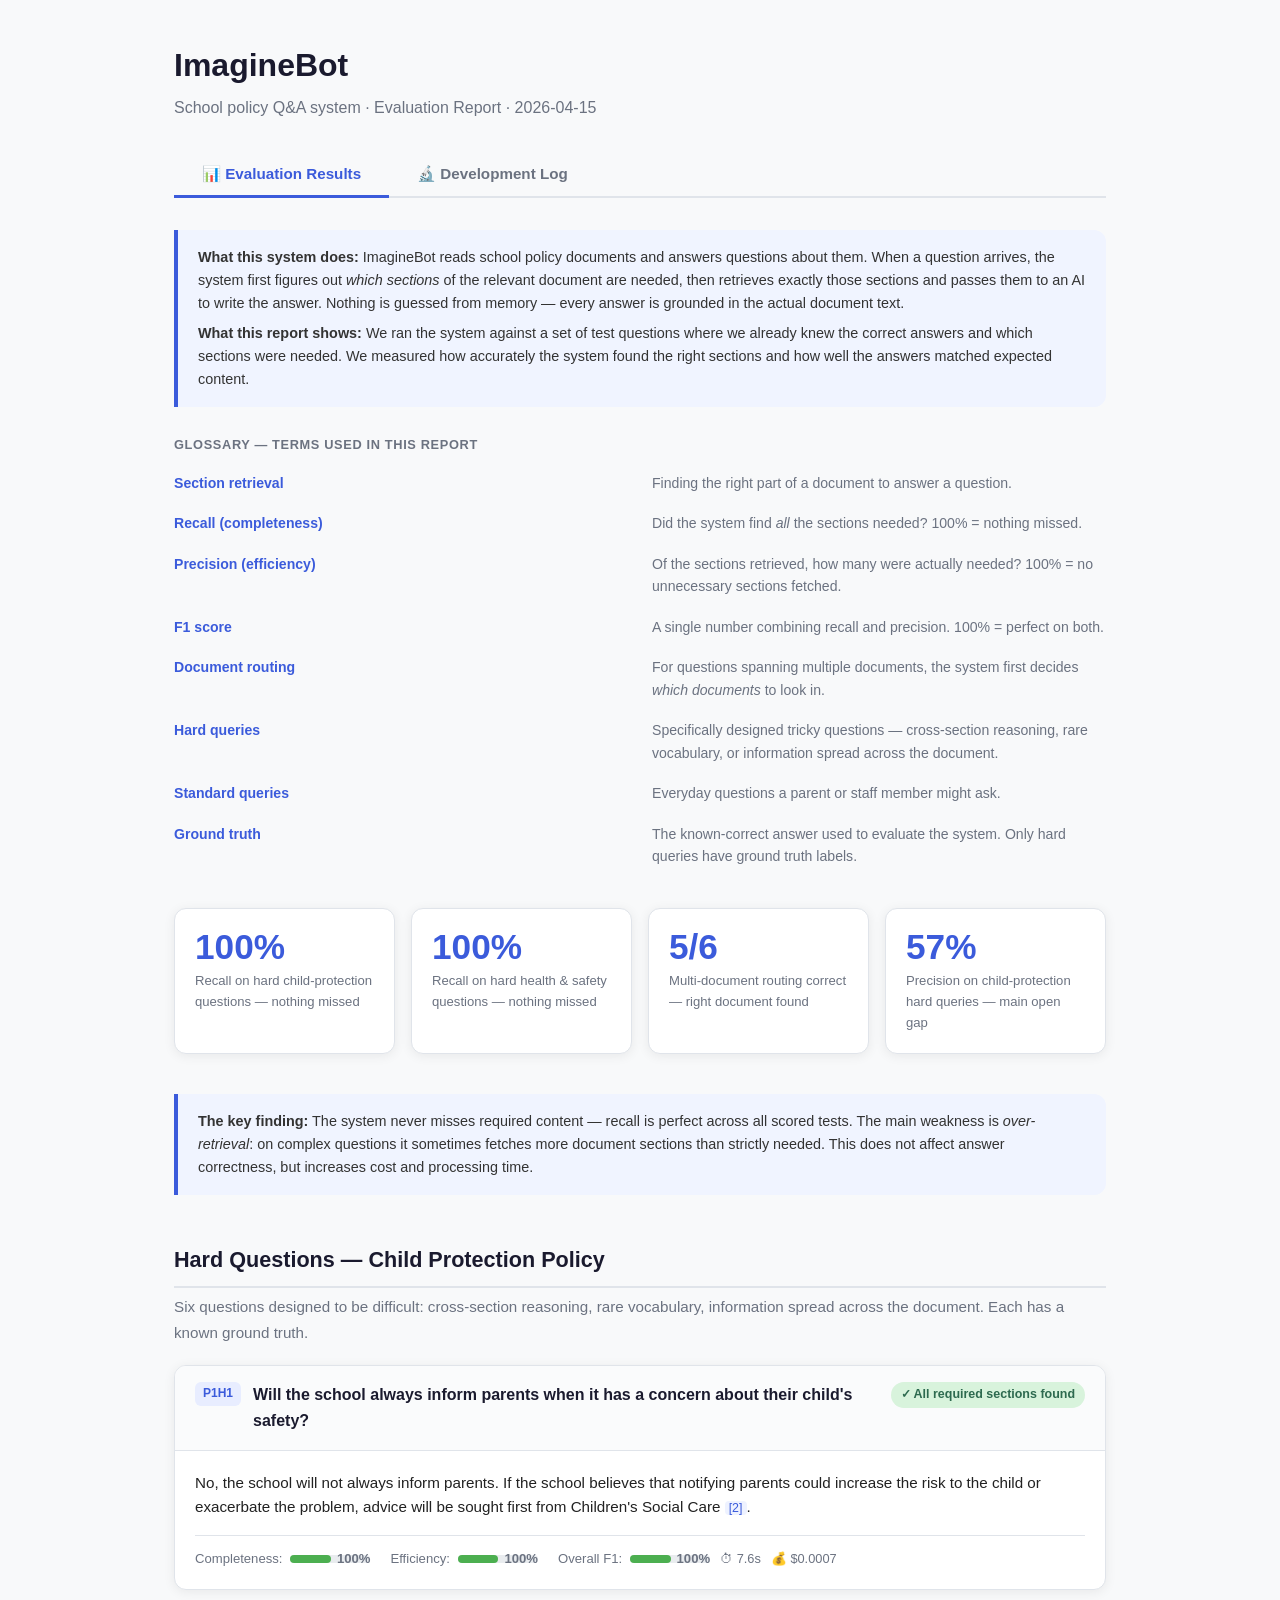
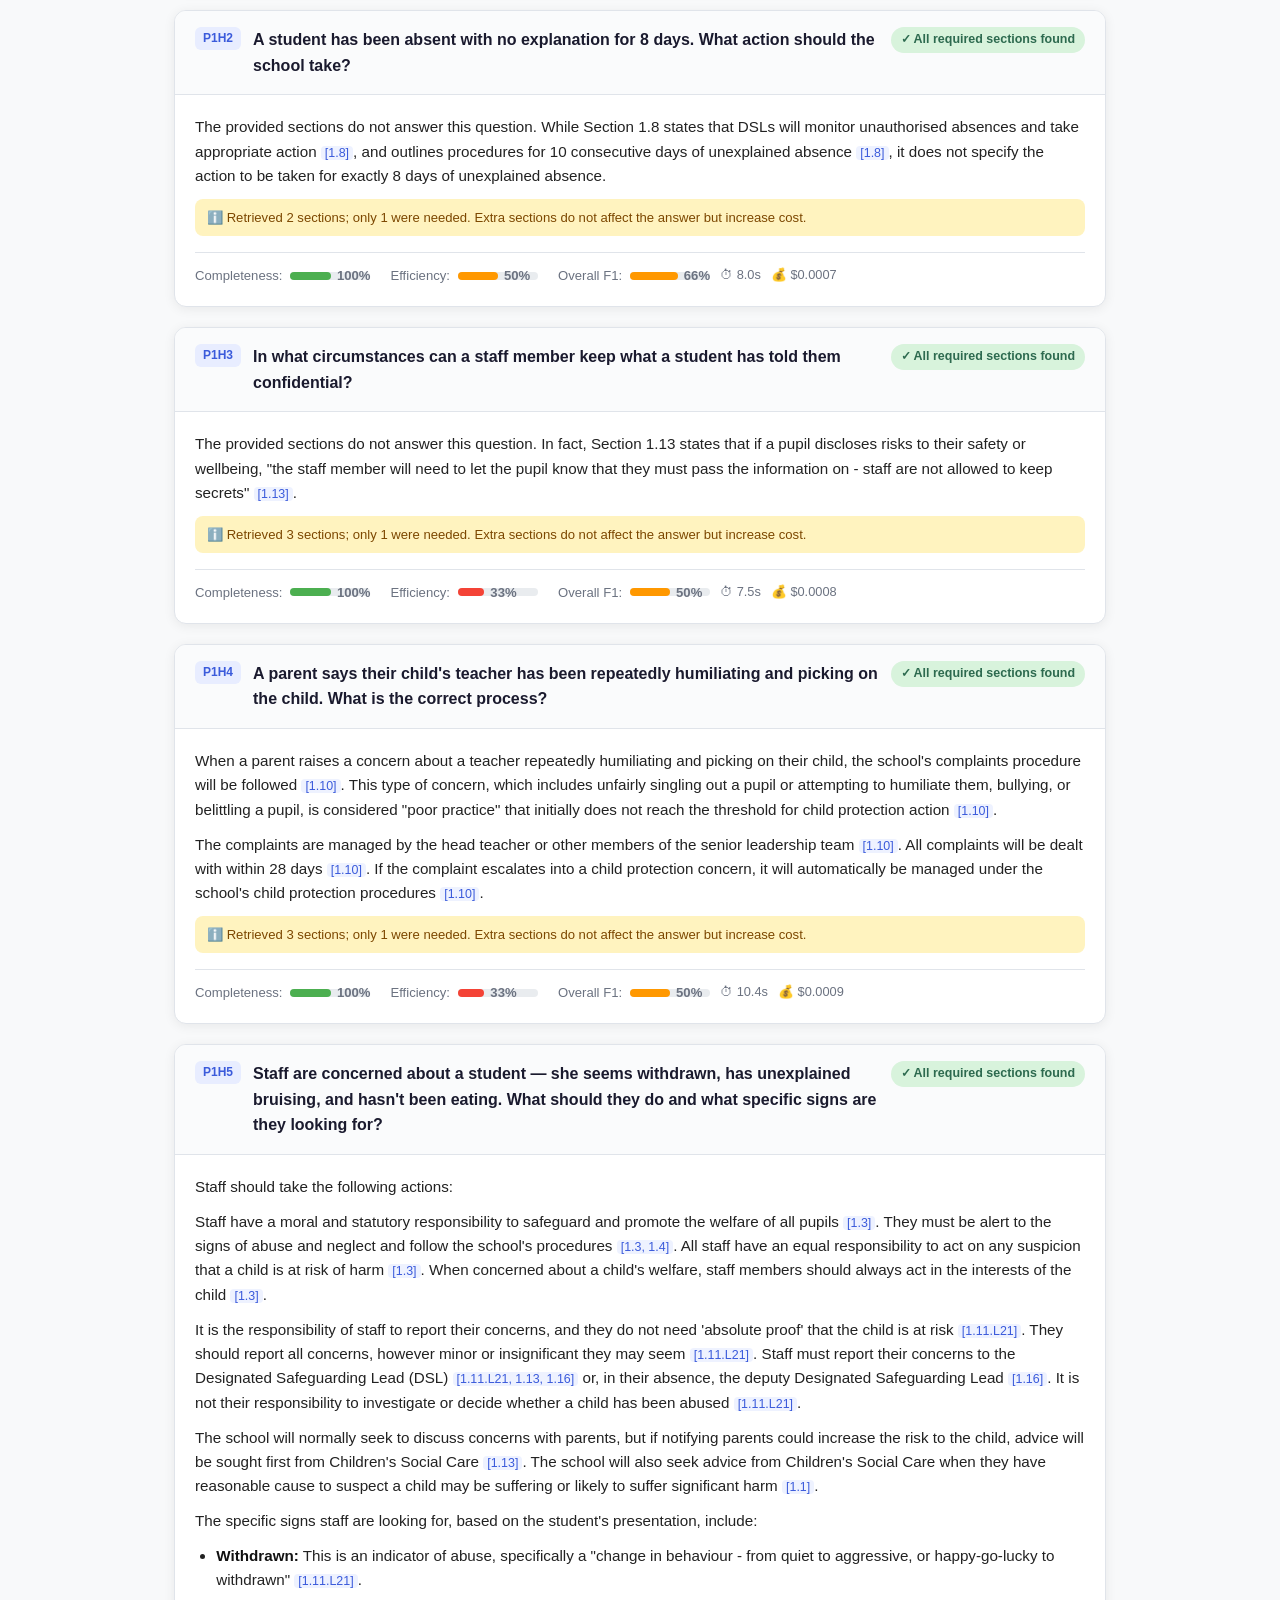
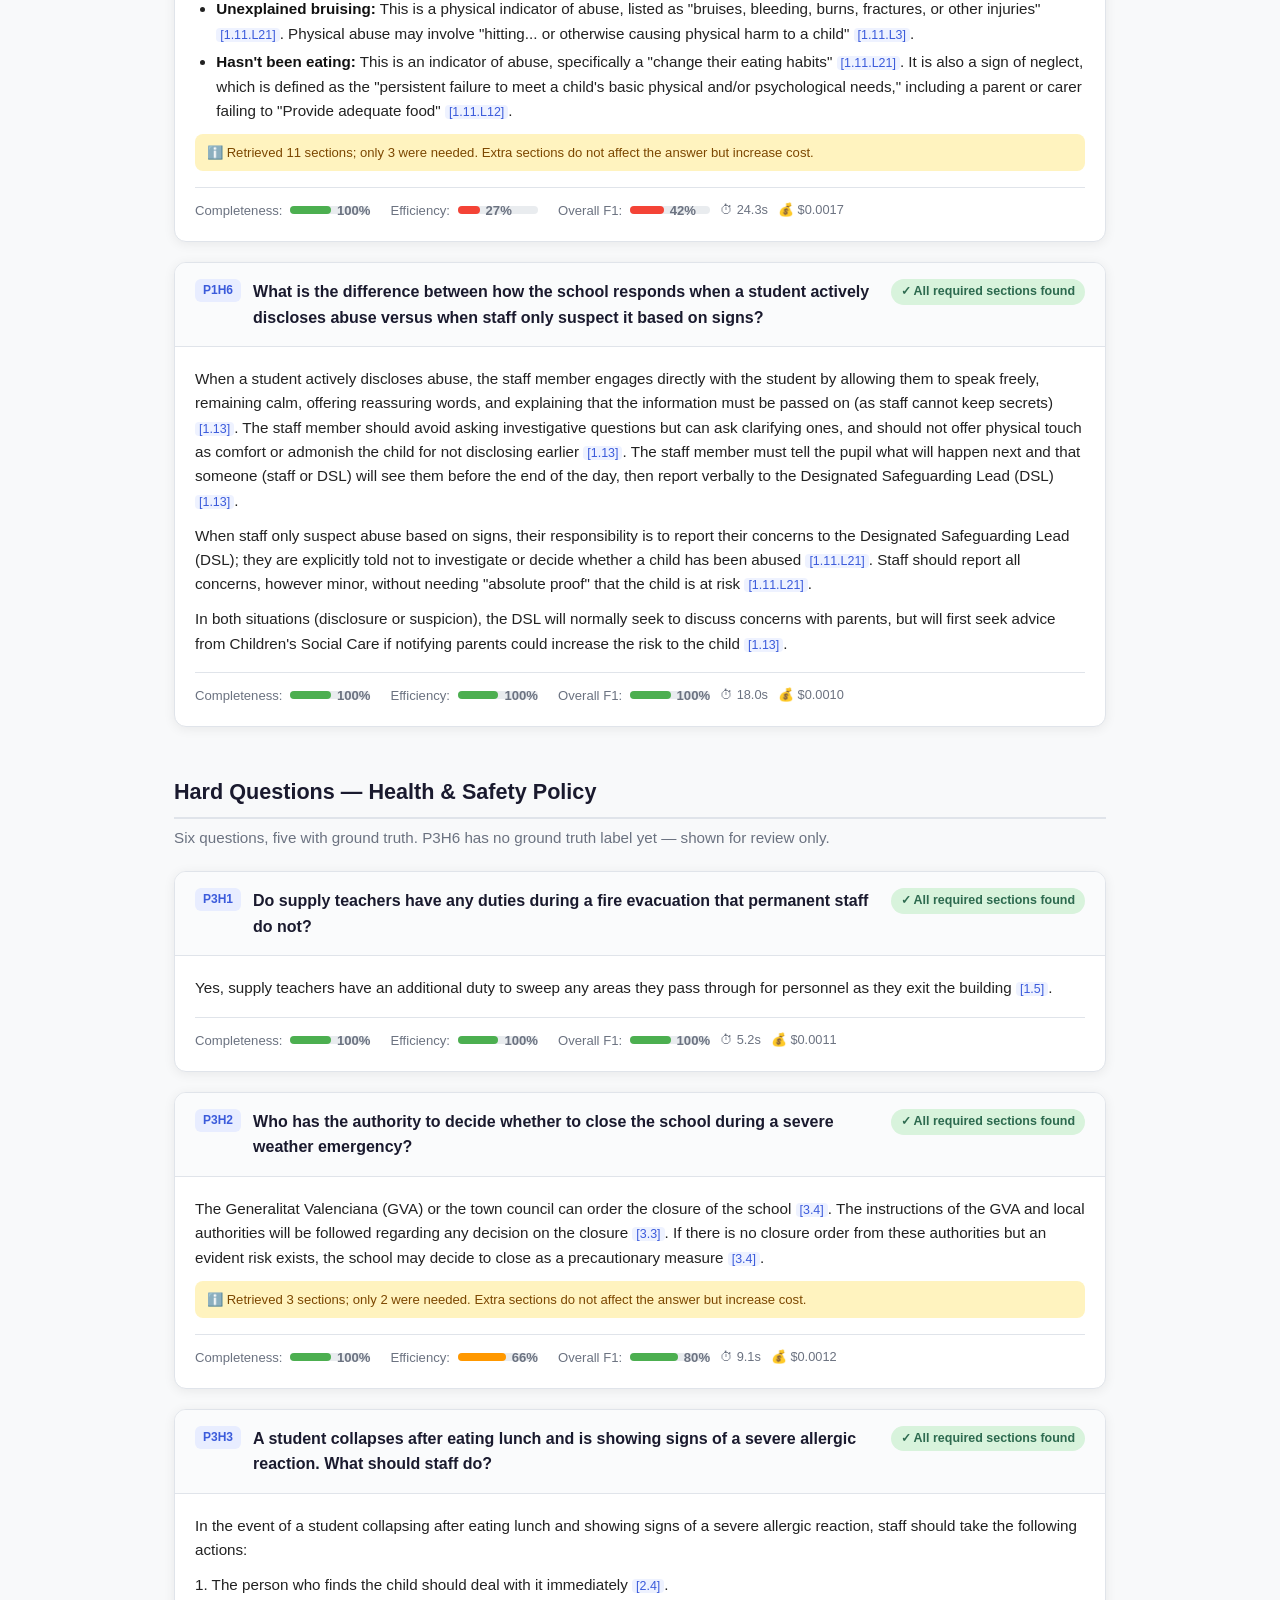
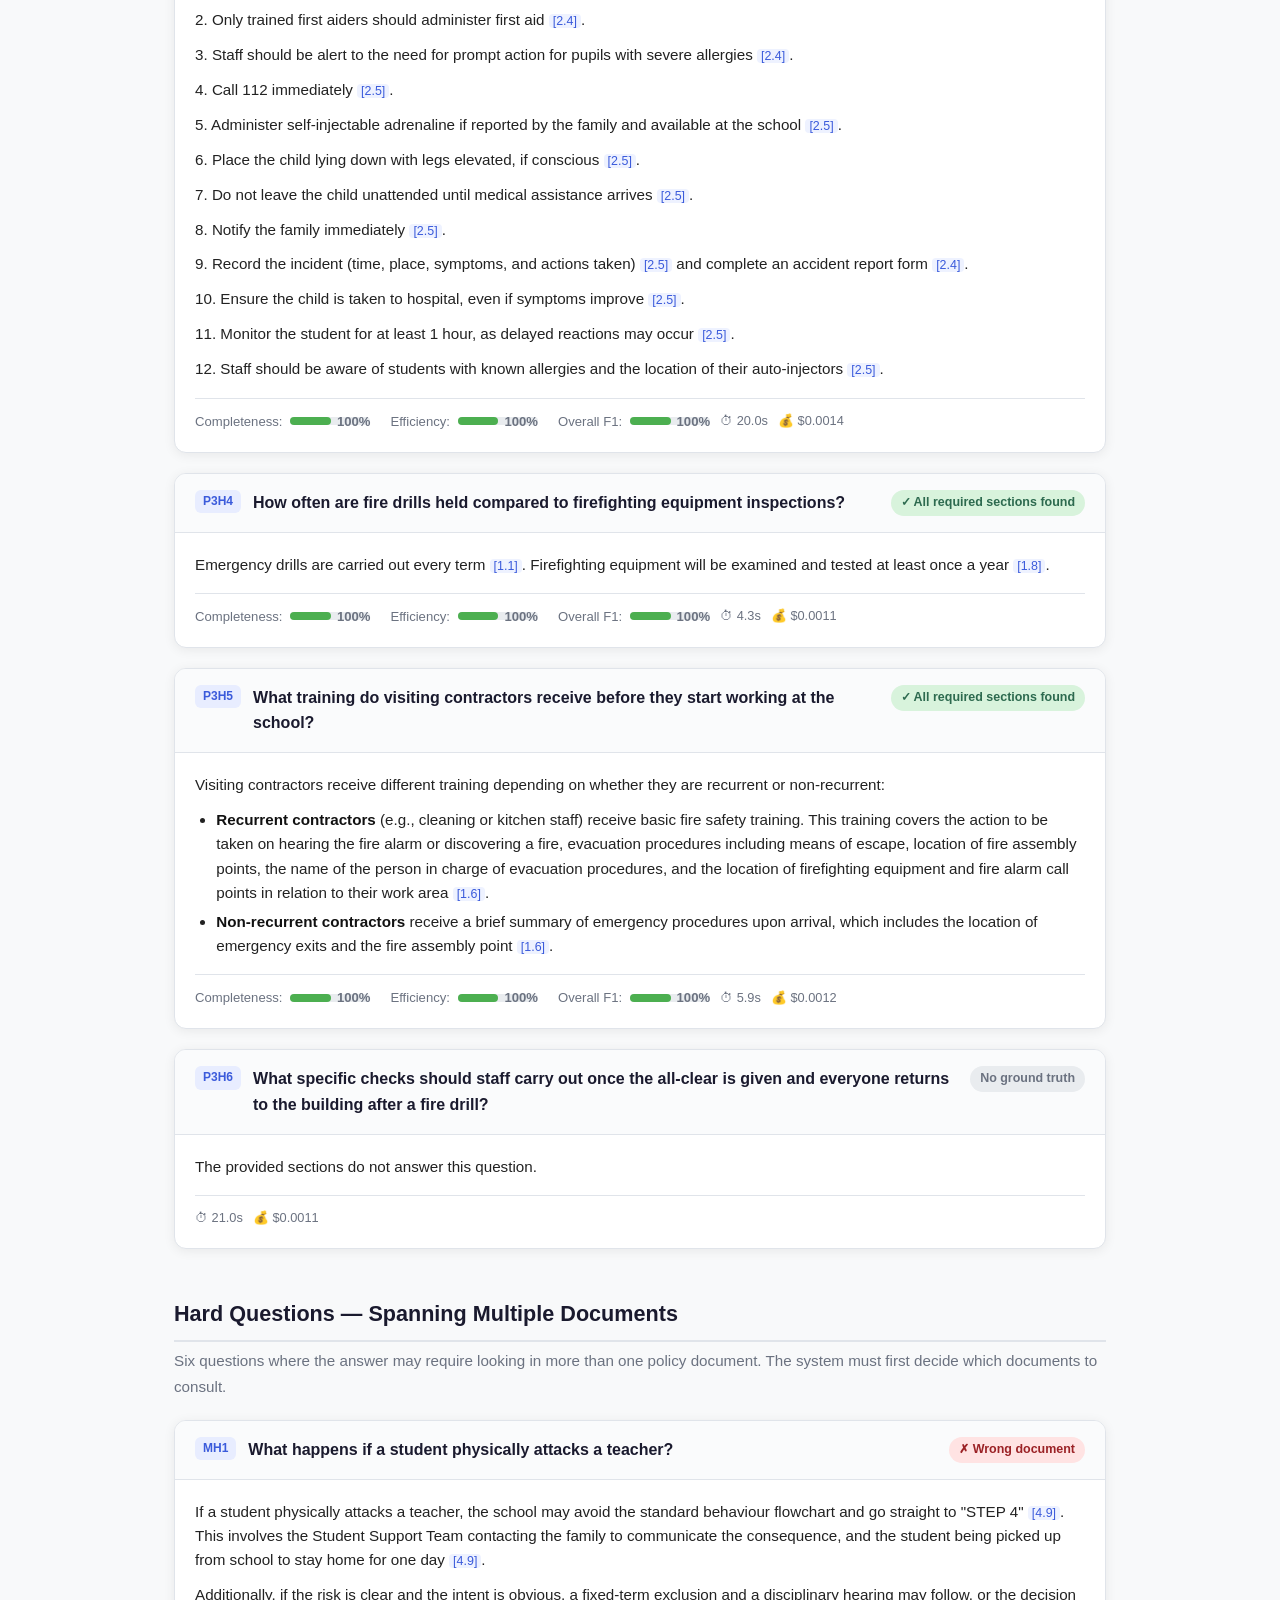
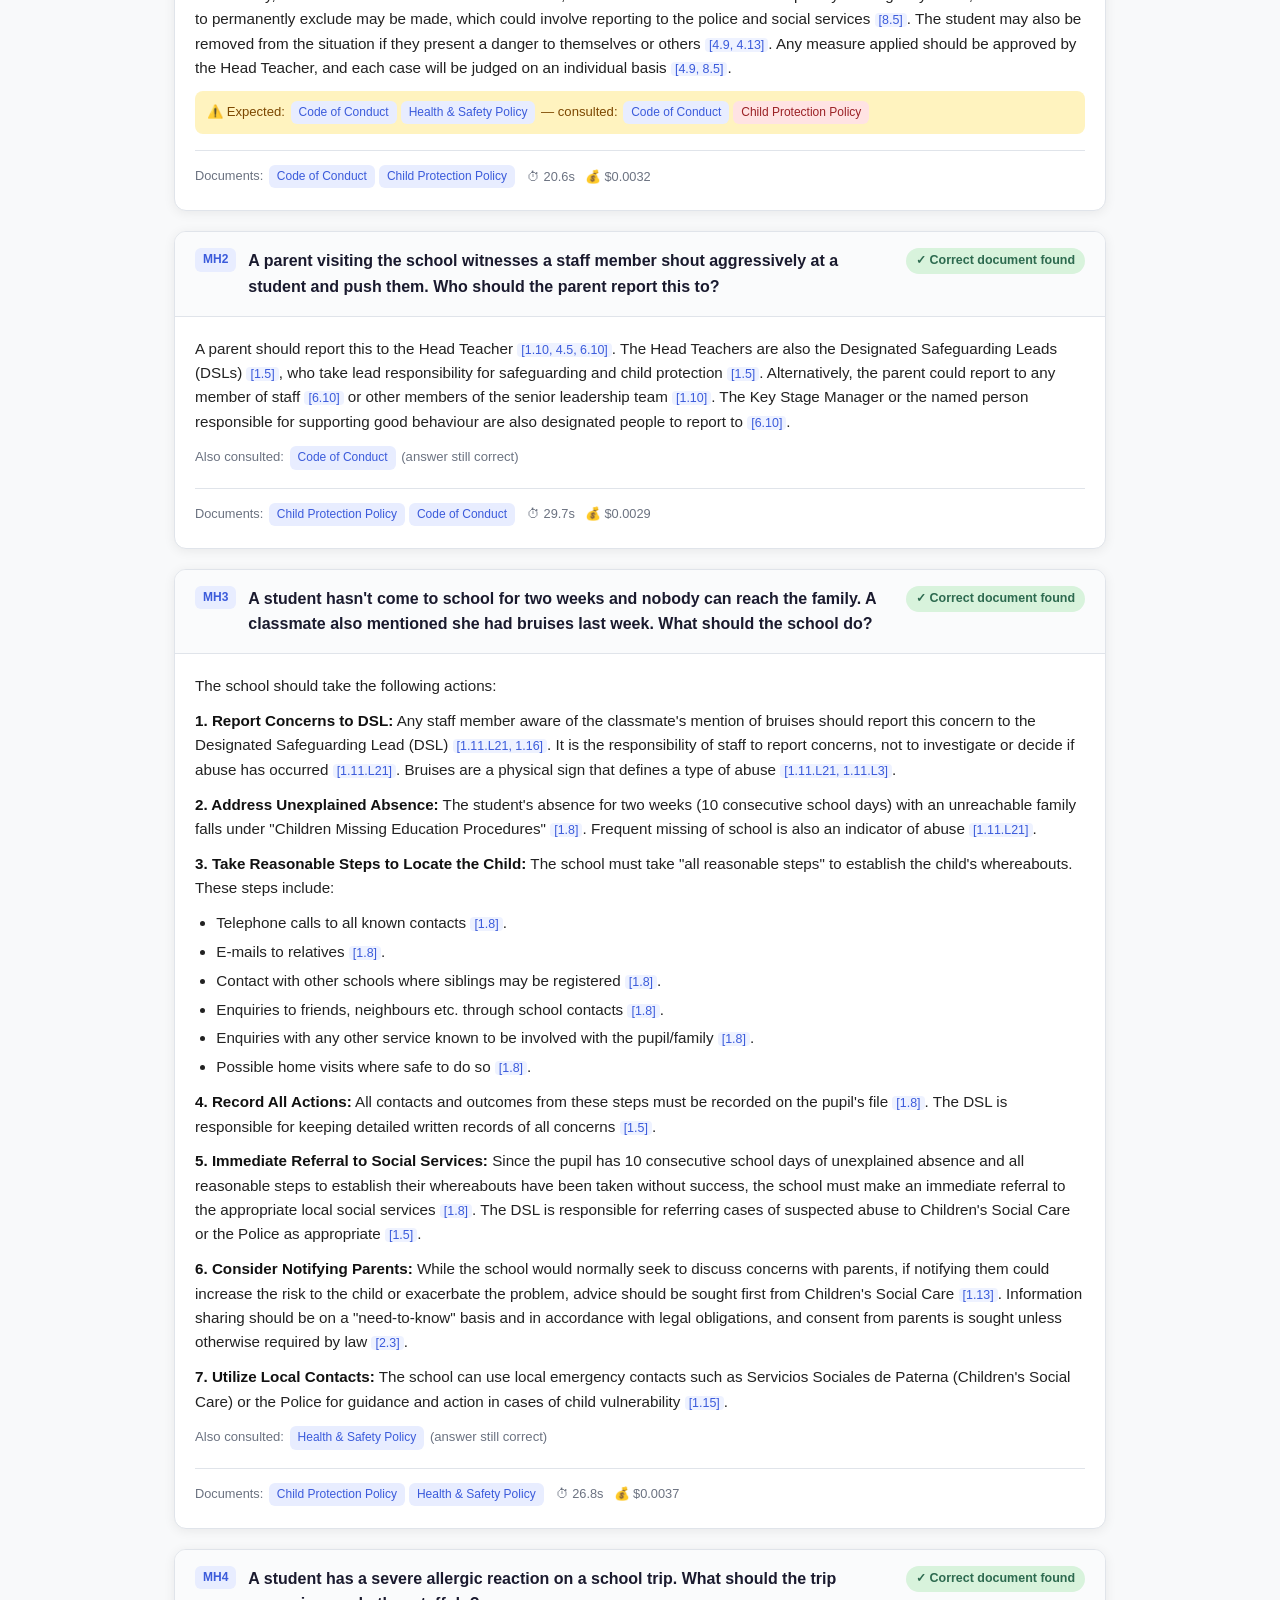
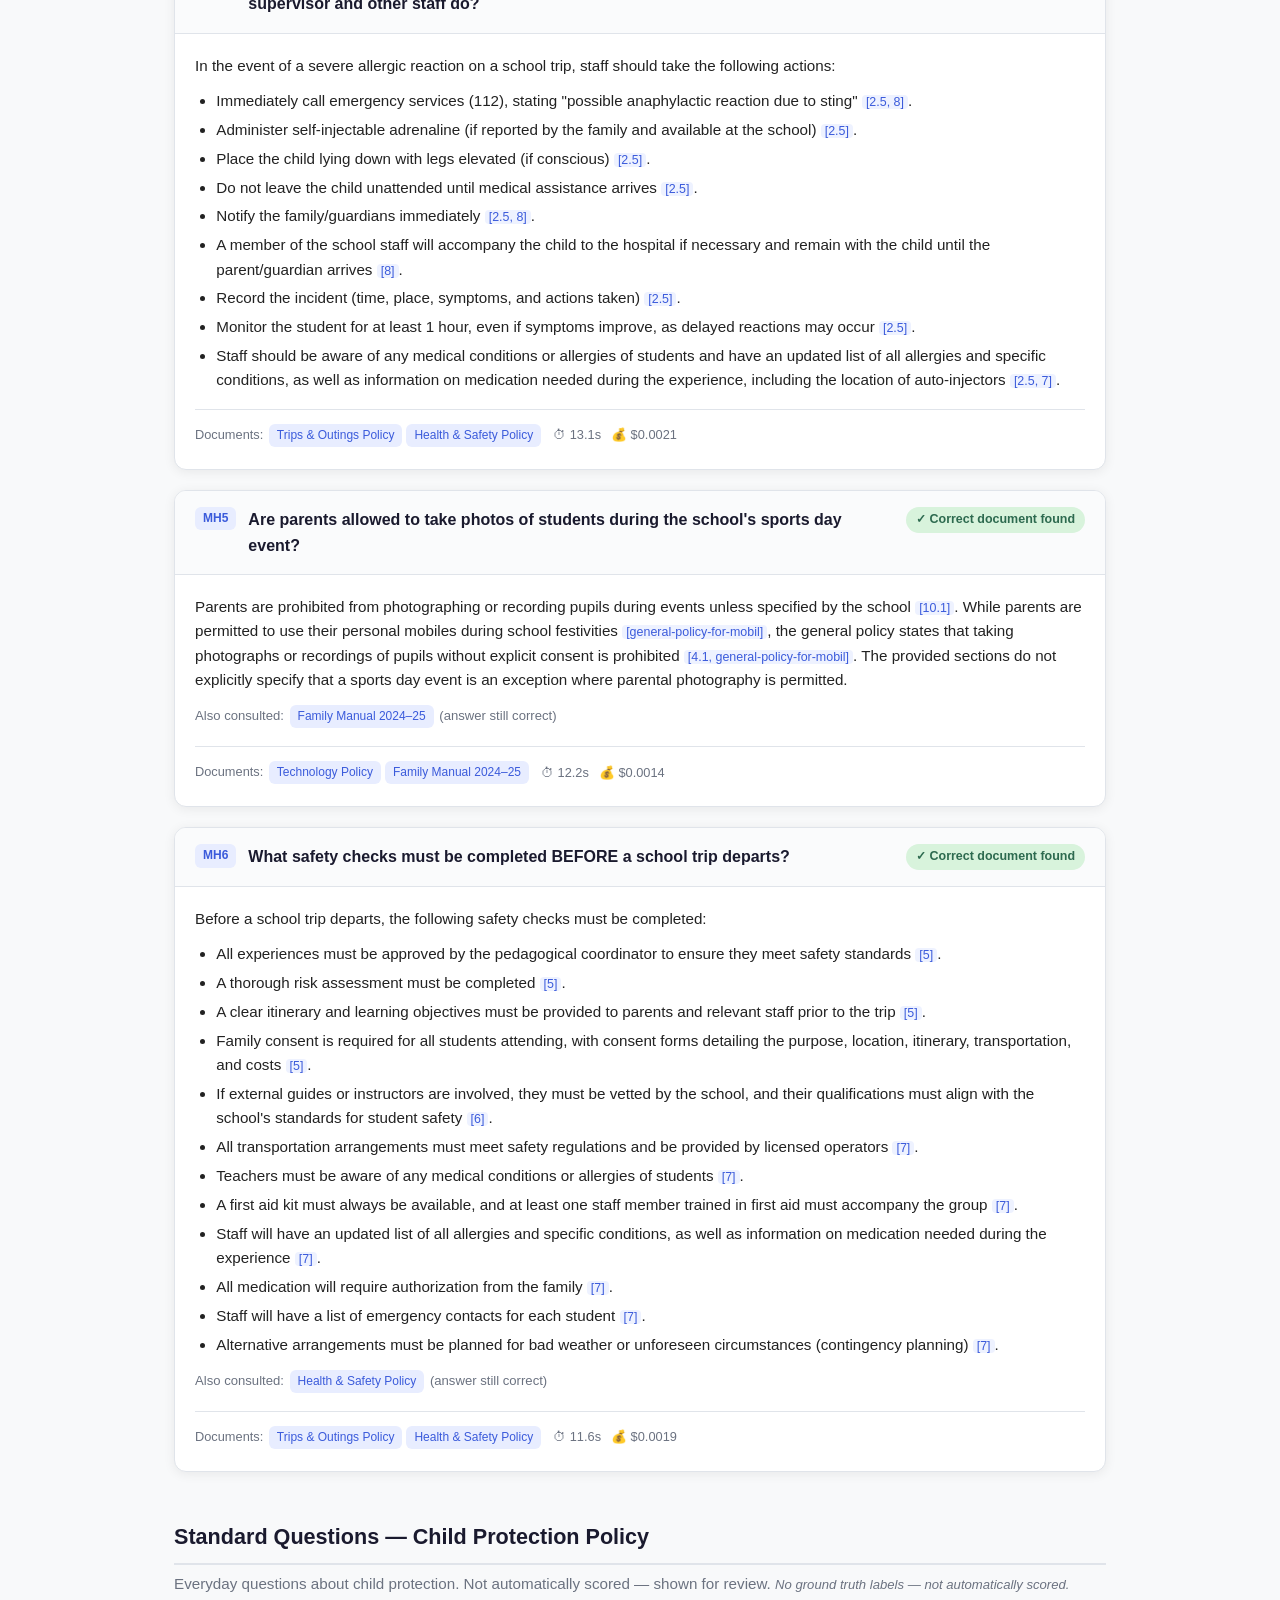
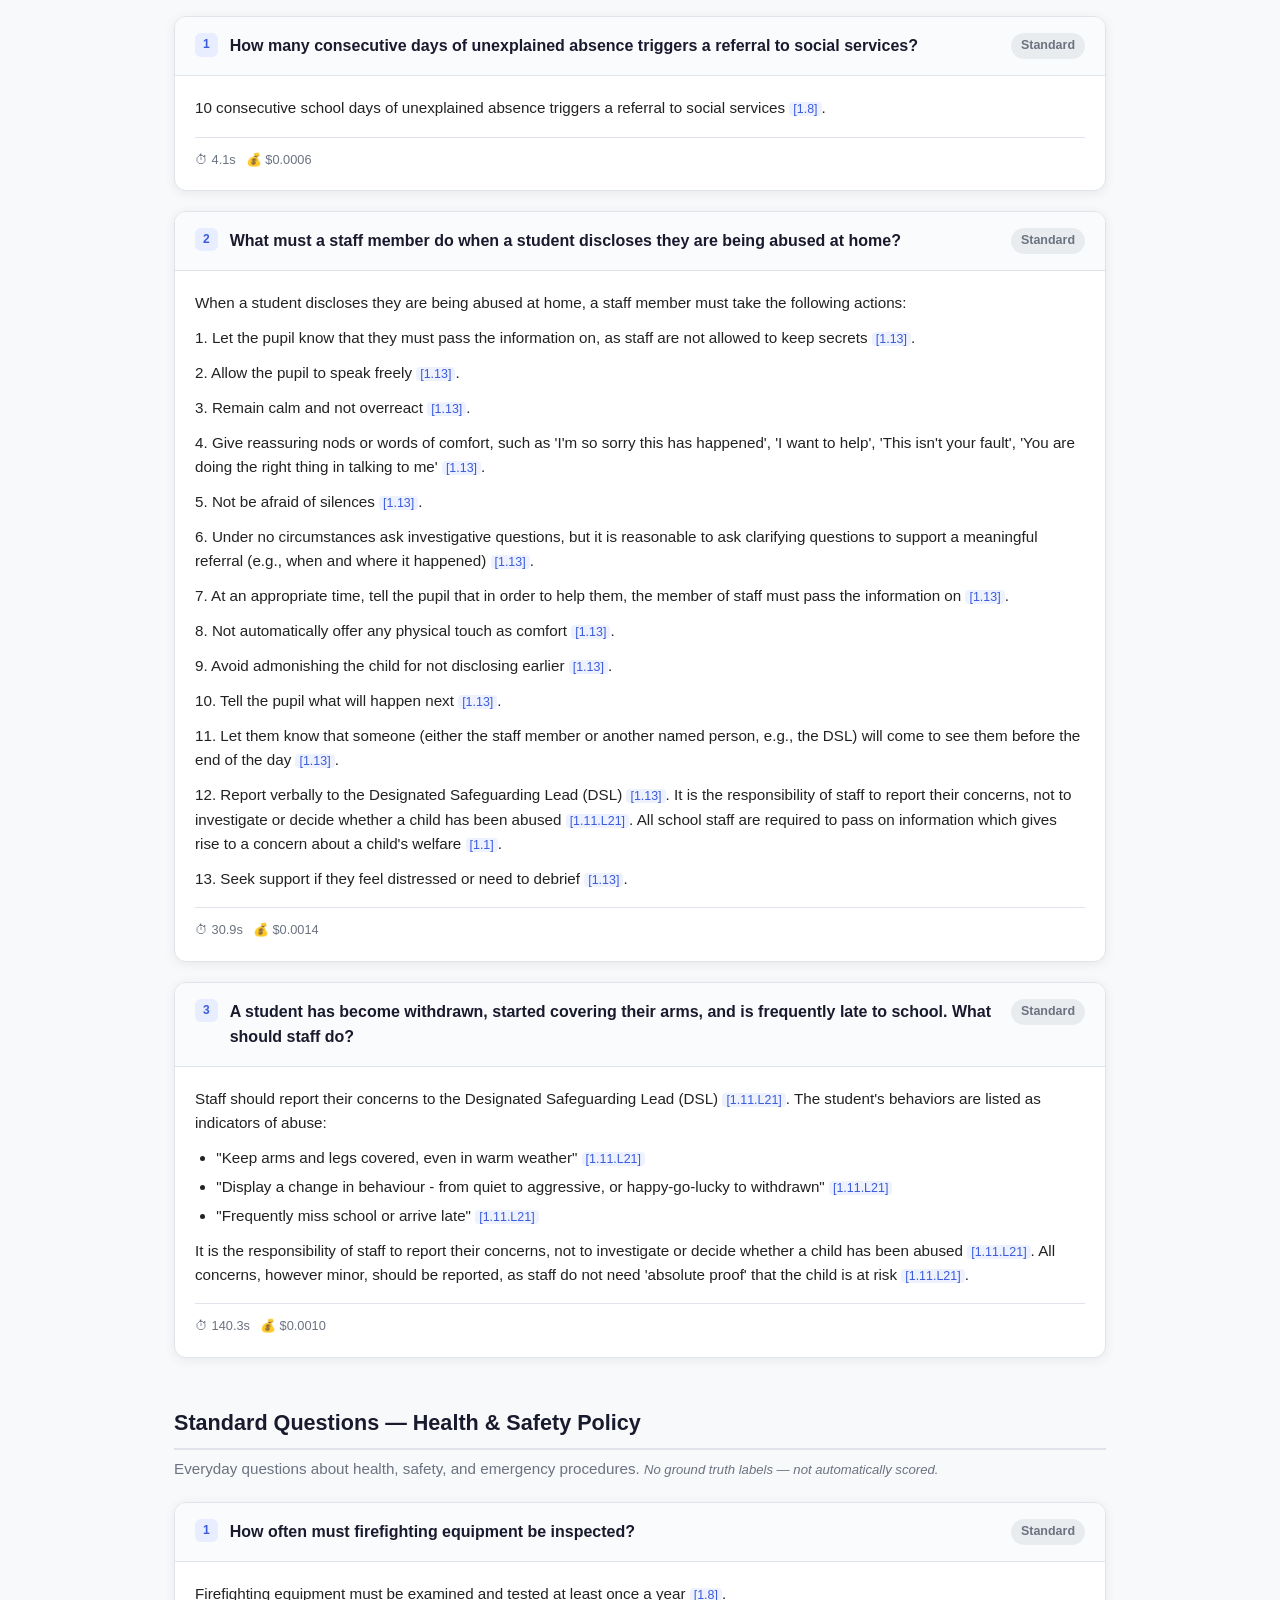
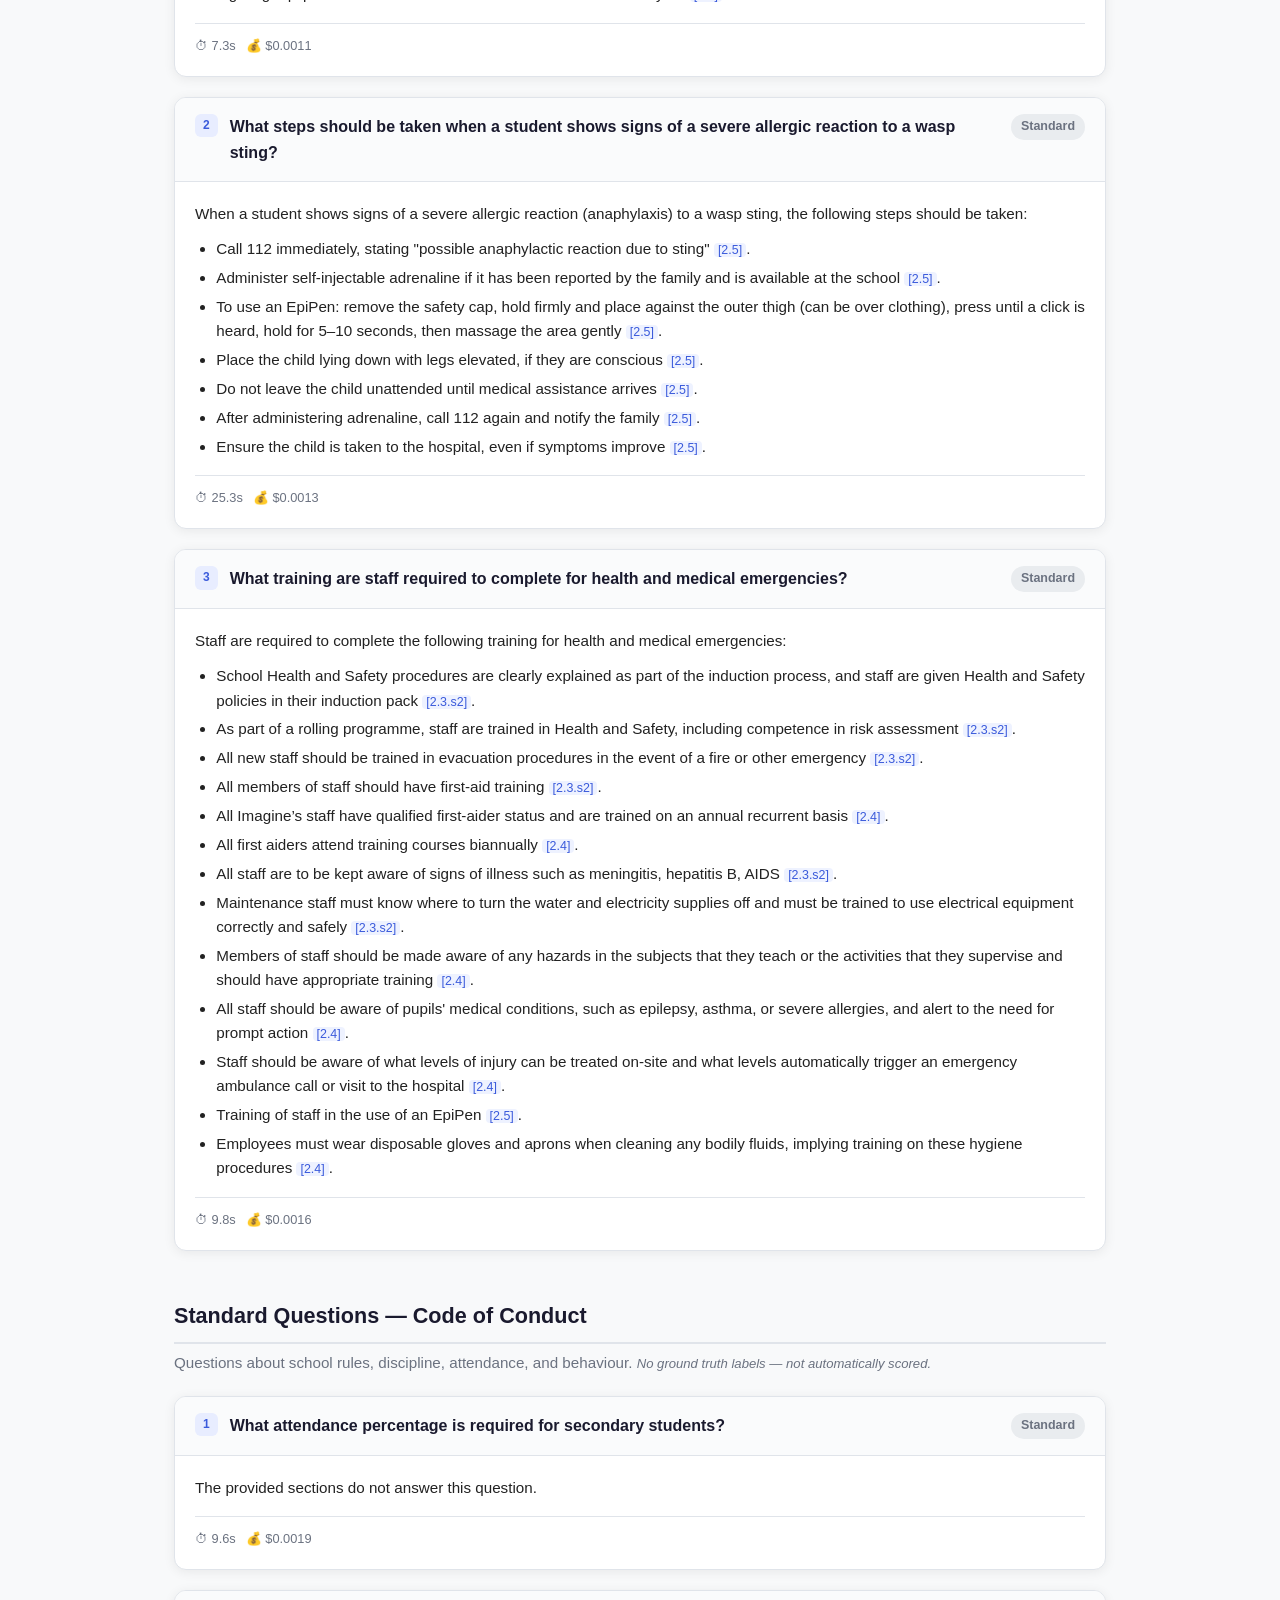
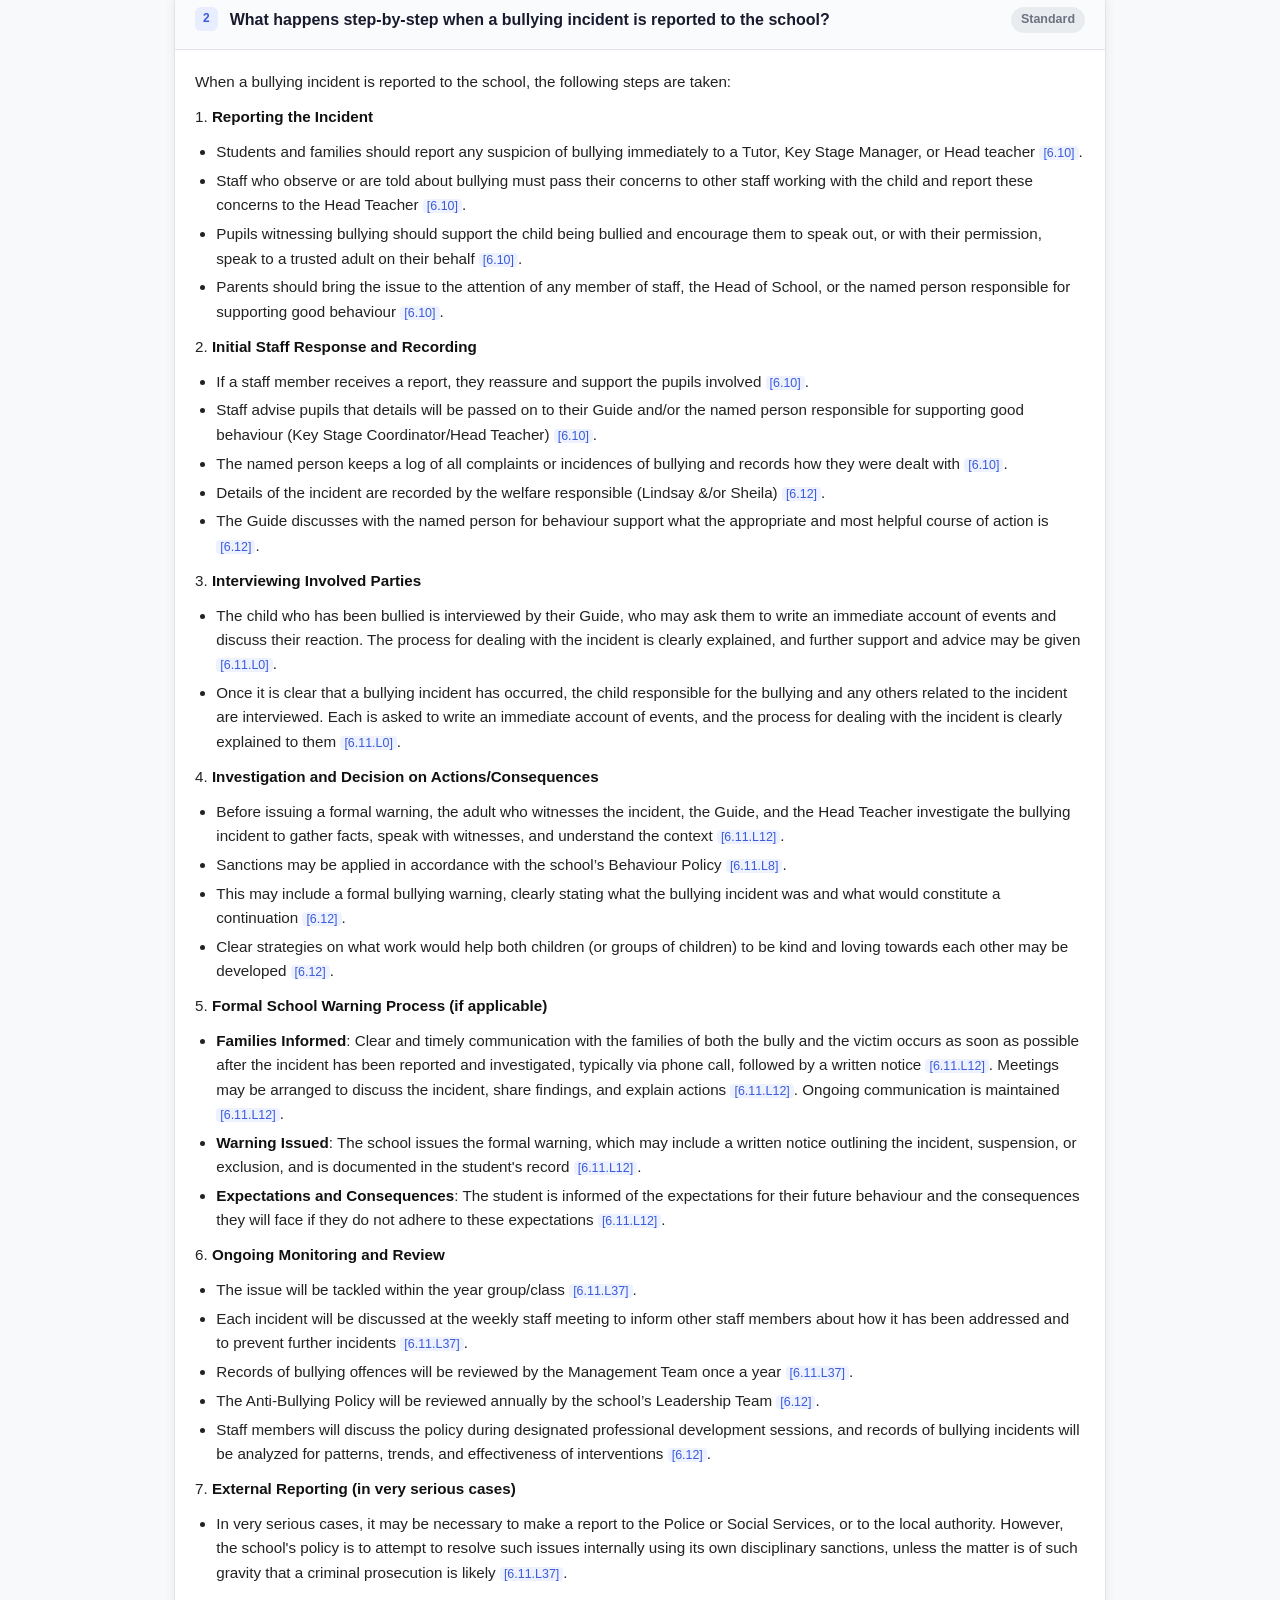
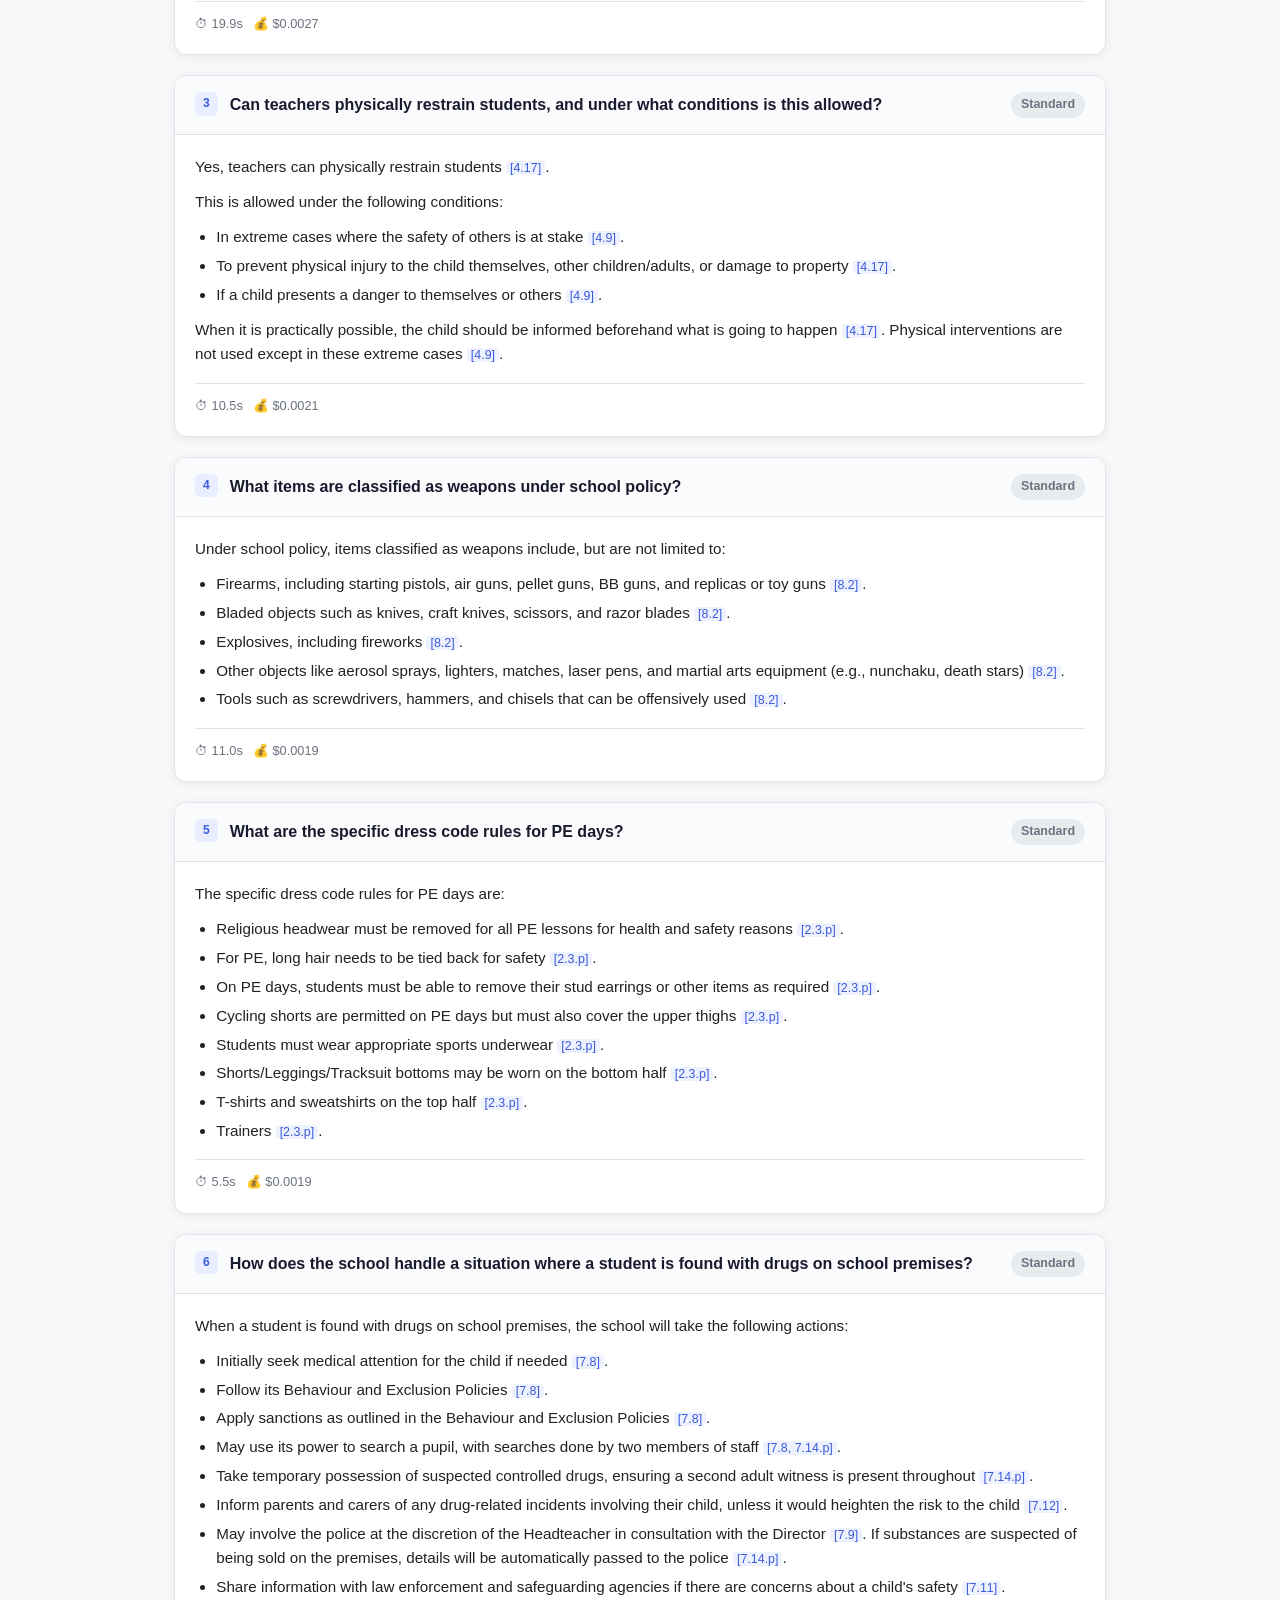
<file: index.html>
<!DOCTYPE html>
<html lang="en">
<head>
<meta charset="UTF-8">
<meta name="viewport" content="width=device-width, initial-scale=1.0">
<title>ImagineBot — Evaluation Report</title>
<style>
  :root {
    --bg: #f8f9fa; --card: #ffffff; --border: #e0e4ea;
    --text: #1a1a2e; --muted: #6b7280; --accent: #3b5bdb;
    --pass: #2d6a4f; --pass-bg: #d8f3dc;
    --fail: #9b2226; --fail-bg: #ffe3e3;
    --warn: #7c4700; --warn-bg: #fff3bf;
    --radius: 12px; --shadow: 0 2px 12px rgba(0,0,0,0.07);
  }
  * { box-sizing: border-box; margin: 0; padding: 0; }
  body { font-family: -apple-system, BlinkMacSystemFont, 'Segoe UI', sans-serif;
          background: var(--bg); color: var(--text); line-height: 1.6; }
  .page { max-width: 980px; margin: 0 auto; padding: 40px 24px 80px; }
  h1 { font-size: 2rem; font-weight: 700; margin-bottom: 4px; }
  .subtitle { color: var(--muted); font-size: 1rem; margin-bottom: 0; }
  h2 { font-size: 1.35rem; font-weight: 700; margin: 48px 0 6px;
        border-bottom: 2px solid var(--border); padding-bottom: 8px; }
  h3 { font-size: .8rem; font-weight: 700; color: var(--muted); margin: 28px 0 12px;
        text-transform: uppercase; letter-spacing: .05em; }
  .section-intro { color: var(--muted); font-size: .95rem; margin-bottom: 20px; line-height: 1.7; }

  /* ── Tabs ── */
  .tabs { display: flex; gap: 0; margin: 32px 0 0; border-bottom: 2px solid var(--border); }
  .tab-btn { padding: 12px 28px; font-size: .95rem; font-weight: 600; cursor: pointer;
              background: none; border: none; border-bottom: 3px solid transparent;
              margin-bottom: -2px; color: var(--muted); transition: color .15s; }
  .tab-btn:hover { color: var(--accent); }
  .tab-btn.active { color: var(--accent); border-bottom-color: var(--accent); }
  .tab-pane { display: none; padding-top: 8px; }
  .tab-pane.active { display: block; }

  /* ── Summary ── */
  .summary-grid { display: grid; grid-template-columns: repeat(auto-fit, minmax(180px,1fr));
                   gap: 16px; margin: 24px 0 40px; }
  .summary-card { background: var(--card); border: 1px solid var(--border);
                   border-radius: var(--radius); padding: 20px; box-shadow: var(--shadow); }
  .summary-card .big { font-size: 2.2rem; font-weight: 700; color: var(--accent); line-height: 1; }
  .summary-card .label { font-size: .82rem; color: var(--muted); margin-top: 6px; }

  /* ── QA cards ── */
  .qa-card { background: var(--card); border: 1px solid var(--border);
              border-radius: var(--radius); margin-bottom: 20px;
              box-shadow: var(--shadow); overflow: hidden; }
  .qa-header { padding: 16px 20px; display: flex; justify-content: space-between;
                align-items: flex-start; gap: 12px; border-bottom: 1px solid var(--border);
                background: #fafbfc; flex-wrap: wrap; }
  .qa-qid { font-size: .75rem; font-weight: 700; color: var(--accent);
             background: #e8edff; border-radius: 6px; padding: 2px 8px; white-space: nowrap; }
  .qa-question { font-size: 1rem; font-weight: 600; flex: 1; min-width: 200px; }
  .qa-body { padding: 20px; }
  .qa-answer { font-size: .95rem; color: #222; }
  .qa-answer p { margin-bottom: .7em; }
  .qa-answer ul { margin: .4em 0 .7em 1.4em; }
  .qa-answer li { margin-bottom: .3em; }
  .qa-answer strong { color: #111; }
  .qa-answer cite { font-style: normal; background: #eef2ff; color: var(--accent);
                     border-radius: 4px; padding: 0 4px; font-size: .82em; }
  .qa-meta { margin-top: 16px; display: flex; flex-wrap: wrap; gap: 10px;
              align-items: center; font-size: .8rem; color: var(--muted);
              border-top: 1px solid var(--border); padding-top: 12px; }
  .scores { display: flex; gap: 8px; flex-wrap: wrap; align-items: center; }
  .score-label { color: var(--muted); white-space: nowrap; font-size: .82rem; }
  .score-bar-wrap { width: 80px; background: #e9ecef; border-radius: 999px; height: 8px;
                     display: inline-flex; align-items: center; }
  .score-bar { height: 8px; border-radius: 999px; }
  .score-val { font-weight: 700; font-size: .82rem; margin-left: 6px; }
  .no-score { color: var(--muted); }
  .badge { font-size: .78rem; font-weight: 600; padding: 3px 10px; border-radius: 999px; }
  .badge.pass { background: var(--pass-bg); color: var(--pass); }
  .badge.fail { background: var(--fail-bg); color: var(--fail); }
  .badge.neutral { background: #e9ecef; color: var(--muted); }
  .doc-pill { font-size: .75rem; background: #e8edff; color: var(--accent);
               border-radius: 6px; padding: 2px 8px; display: inline-block; margin: 2px; }
  .doc-pill.wrong { background: var(--fail-bg); color: var(--fail); }
  .explainer { background: #f0f4ff; border-left: 4px solid var(--accent);
                border-radius: 0 var(--radius) var(--radius) 0;
                padding: 16px 20px; margin: 24px 0; font-size: .9rem; color: #333; }
  .explainer p { margin-bottom: .5em; }
  .explainer p:last-child { margin-bottom: 0; }
  .glossary { display: grid; grid-template-columns: 1fr 1fr; gap: 10px 24px; margin: 16px 0 32px; }
  @media (max-width: 600px) { .glossary { grid-template-columns: 1fr; } .tabs { overflow-x: auto; } }
  .glossary dt { font-weight: 700; font-size: .88rem; color: var(--accent); }
  .glossary dd { font-size: .88rem; color: var(--muted); margin-bottom: 8px; }
  .unscored-note { font-size: .82rem; color: var(--muted); font-style: italic; }
  .over-warn { background: var(--warn-bg); border-radius: 8px; padding: 8px 12px;
                font-size: .82rem; color: var(--warn); margin-top: 10px; }

  /* ── Heuristics tab ── */
  .h-intro { color: var(--muted); font-size: .95rem; line-height: 1.7;
              margin: 24px 0 32px; max-width: 680px; }
  .h-filters { display: flex; flex-wrap: wrap; gap: 8px; margin-bottom: 28px; }
  .h-filter-btn { padding: 5px 14px; border-radius: 999px; border: 1px solid var(--border);
                   background: var(--card); font-size: .82rem; cursor: pointer;
                   color: var(--muted); transition: all .15s; }
  .h-filter-btn:hover, .h-filter-btn.active { background: var(--accent);
                   color: #fff; border-color: var(--accent); }
  .h-timeline { position: relative; padding-left: 24px; }
  .h-timeline::before { content:''; position: absolute; left: 7px; top: 0; bottom: 0;
                          width: 2px; background: var(--border); }
  .h-card { background: var(--card); border: 1px solid var(--border);
             border-radius: var(--radius); margin-bottom: 16px; box-shadow: var(--shadow);
             position: relative; }
  .h-card::before { content:''; position: absolute; left: -20px; top: 20px;
                     width: 10px; height: 10px; border-radius: 50%;
                     background: var(--accent); border: 2px solid var(--bg); }
  .h-card-header { display: flex; align-items: center; gap: 10px; flex-wrap: wrap;
                    padding: 12px 16px 8px; border-bottom: 1px solid var(--border); }
  .h-date { font-size: .78rem; font-weight: 700; color: var(--muted);
             font-family: monospace; white-space: nowrap; }
  .h-badge { font-size: .72rem; font-weight: 700; padding: 2px 9px;
              border-radius: 999px; white-space: nowrap; }
  .h-service { font-size: .78rem; color: var(--muted); }
  .h-task { font-size: .95rem; font-weight: 600; padding: 10px 16px 0; }
  .h-field { display: grid; grid-template-columns: 160px 1fr; gap: 8px;
              padding: 6px 16px; font-size: .88rem; border-top: 1px solid #f0f2f5; }
  .h-field:first-of-type { margin-top: 8px; }
  .h-field-label { color: var(--muted); font-weight: 600; font-size: .78rem;
                    text-transform: uppercase; letter-spacing: .03em; padding-top: 1px; }
  .h-field-val { color: var(--text); white-space: pre-wrap; line-height: 1.6; }
  .h-note { font-size: .82rem; color: var(--muted); background: #fafbfc;
             padding: 8px 16px; border-top: 1px dashed var(--border);
             font-style: italic; white-space: pre-wrap; }
  .h-card.hidden { display: none; }
  @media (max-width: 600px) {
    .h-field { grid-template-columns: 1fr; gap: 2px; }
    .h-timeline { padding-left: 16px; }
  }
</style>
</head>
<body>
<div class="page">
  <h1>ImagineBot</h1>
  <div class="subtitle" style="margin-bottom:4px">School policy Q&amp;A system · Evaluation Report · 2026-04-15</div>

  <div class="tabs">
    <button class="tab-btn active" onclick="switchTab('eval', this)">📊 Evaluation Results</button>
    <button class="tab-btn" onclick="switchTab('heuristics', this)">🔬 Development Log</button>
  </div>

  <!-- TAB 1: Eval -->
  <div class="tab-pane active" id="tab-eval">
    
  <div class="explainer">
    <p><strong>What this system does:</strong> ImagineBot reads school policy documents and answers questions about them.
    When a question arrives, the system first figures out <em>which sections</em> of the relevant document are needed,
    then retrieves exactly those sections and passes them to an AI to write the answer.
    Nothing is guessed from memory — every answer is grounded in the actual document text.</p>
    <p><strong>What this report shows:</strong> We ran the system against a set of test questions where we already knew
    the correct answers and which sections were needed. We measured how accurately the system found the right sections
    and how well the answers matched expected content.</p>
  </div>

  <h3>Glossary — terms used in this report</h3>
  <dl class="glossary">
    <dt>Section retrieval</dt><dd>Finding the right part of a document to answer a question.</dd>
    <dt>Recall (completeness)</dt><dd>Did the system find <em>all</em> the sections needed? 100% = nothing missed.</dd>
    <dt>Precision (efficiency)</dt><dd>Of the sections retrieved, how many were actually needed? 100% = no unnecessary sections fetched.</dd>
    <dt>F1 score</dt><dd>A single number combining recall and precision. 100% = perfect on both.</dd>
    <dt>Document routing</dt><dd>For questions spanning multiple documents, the system first decides <em>which documents</em> to look in.</dd>
    <dt>Hard queries</dt><dd>Specifically designed tricky questions — cross-section reasoning, rare vocabulary, or information spread across the document.</dd>
    <dt>Standard queries</dt><dd>Everyday questions a parent or staff member might ask.</dd>
    <dt>Ground truth</dt><dd>The known-correct answer used to evaluate the system. Only hard queries have ground truth labels.</dd>
  </dl>

  <div class="summary-grid">
    <div class="summary-card">
      <div class="big">100%</div>
      <div class="label">Recall on hard child-protection questions — nothing missed</div>
    </div>
    <div class="summary-card">
      <div class="big">100%</div>
      <div class="label">Recall on hard health &amp; safety questions — nothing missed</div>
    </div>
    <div class="summary-card">
      <div class="big">5/6</div>
      <div class="label">Multi-document routing correct — right document found</div>
    </div>
    <div class="summary-card">
      <div class="big">57%</div>
      <div class="label">Precision on child-protection hard queries — main open gap</div>
    </div>
  </div>

  <div class="explainer">
    <p><strong>The key finding:</strong> The system never misses required content — recall is perfect across all scored tests.
    The main weakness is <em>over-retrieval</em>: on complex questions it sometimes fetches more document sections than strictly needed.
    This does not affect answer correctness, but increases cost and processing time.</p>
  </div>
<h2>Hard Questions — Child Protection Policy</h2><p class="section-intro">Six questions designed to be difficult: cross-section reasoning, rare vocabulary, information spread across the document. Each has a known ground truth.</p><div class="qa-card">
    <div class="qa-header">
      <span class="qa-qid">P1H1</span>
      <span class="qa-question">Will the school always inform parents when it has a concern about their child&#x27;s safety?</span>
      <span class="badge pass">✓ All required sections found</span>
    </div>
    <div class="qa-body">
      <div class="qa-answer"><p>No, the school will not always inform parents. If the school believes that notifying parents could increase the risk to the child or exacerbate the problem, advice will be sought first from Children&#x27;s Social Care <cite>[2]</cite>.</p></div>
      
      <div class="qa-meta">
        <div class="scores">
          <span class="score-label">Completeness:</span><div class="score-bar-wrap"><div class="score-bar" style="width:100%;background:#4caf50"></div><span class="score-val">100%</span></div>
          <span class="score-label" style="margin-left:12px">Efficiency:</span><div class="score-bar-wrap"><div class="score-bar" style="width:100%;background:#4caf50"></div><span class="score-val">100%</span></div>
          <span class="score-label" style="margin-left:12px">Overall F1:</span><div class="score-bar-wrap"><div class="score-bar" style="width:100%;background:#4caf50"></div><span class="score-val">100%</span></div>
        </div>
        
        <span>⏱ 7.6s</span>
        <span>💰 $0.0007</span>
      </div>
    </div>
  </div><div class="qa-card">
    <div class="qa-header">
      <span class="qa-qid">P1H2</span>
      <span class="qa-question">A student has been absent with no explanation for 8 days. What action should the school take?</span>
      <span class="badge pass">✓ All required sections found</span>
    </div>
    <div class="qa-body">
      <div class="qa-answer"><p>The provided sections do not answer this question. While Section 1.8 states that DSLs will monitor unauthorised absences and take appropriate action <cite>[1.8]</cite>, and outlines procedures for 10 consecutive days of unexplained absence <cite>[1.8]</cite>, it does not specify the action to be taken for exactly 8 days of unexplained absence.</p></div>
      <div class="over-warn">ℹ️ Retrieved 2 sections; only 1 were needed. Extra sections do not affect the answer but increase cost.</div>
      <div class="qa-meta">
        <div class="scores">
          <span class="score-label">Completeness:</span><div class="score-bar-wrap"><div class="score-bar" style="width:100%;background:#4caf50"></div><span class="score-val">100%</span></div>
          <span class="score-label" style="margin-left:12px">Efficiency:</span><div class="score-bar-wrap"><div class="score-bar" style="width:50%;background:#ff9800"></div><span class="score-val">50%</span></div>
          <span class="score-label" style="margin-left:12px">Overall F1:</span><div class="score-bar-wrap"><div class="score-bar" style="width:66%;background:#ff9800"></div><span class="score-val">66%</span></div>
        </div>
        
        <span>⏱ 8.0s</span>
        <span>💰 $0.0007</span>
      </div>
    </div>
  </div><div class="qa-card">
    <div class="qa-header">
      <span class="qa-qid">P1H3</span>
      <span class="qa-question">In what circumstances can a staff member keep what a student has told them confidential?</span>
      <span class="badge pass">✓ All required sections found</span>
    </div>
    <div class="qa-body">
      <div class="qa-answer"><p>The provided sections do not answer this question. In fact, Section 1.13 states that if a pupil discloses risks to their safety or wellbeing, &quot;the staff member will need to let the pupil know that they must pass the information on - staff are not allowed to keep secrets&quot; <cite>[1.13]</cite>.</p></div>
      <div class="over-warn">ℹ️ Retrieved 3 sections; only 1 were needed. Extra sections do not affect the answer but increase cost.</div>
      <div class="qa-meta">
        <div class="scores">
          <span class="score-label">Completeness:</span><div class="score-bar-wrap"><div class="score-bar" style="width:100%;background:#4caf50"></div><span class="score-val">100%</span></div>
          <span class="score-label" style="margin-left:12px">Efficiency:</span><div class="score-bar-wrap"><div class="score-bar" style="width:33%;background:#f44336"></div><span class="score-val">33%</span></div>
          <span class="score-label" style="margin-left:12px">Overall F1:</span><div class="score-bar-wrap"><div class="score-bar" style="width:50%;background:#ff9800"></div><span class="score-val">50%</span></div>
        </div>
        
        <span>⏱ 7.5s</span>
        <span>💰 $0.0008</span>
      </div>
    </div>
  </div><div class="qa-card">
    <div class="qa-header">
      <span class="qa-qid">P1H4</span>
      <span class="qa-question">A parent says their child&#x27;s teacher has been repeatedly humiliating and picking on the child. What is the correct process?</span>
      <span class="badge pass">✓ All required sections found</span>
    </div>
    <div class="qa-body">
      <div class="qa-answer"><p>When a parent raises a concern about a teacher repeatedly humiliating and picking on their child, the school&#x27;s complaints procedure will be followed <cite>[1.10]</cite>. This type of concern, which includes unfairly singling out a pupil or attempting to humiliate them, bullying, or belittling a pupil, is considered &quot;poor practice&quot; that initially does not reach the threshold for child protection action <cite>[1.10]</cite>.</p>
<p>The complaints are managed by the head teacher or other members of the senior leadership team <cite>[1.10]</cite>. All complaints will be dealt with within 28 days <cite>[1.10]</cite>. If the complaint escalates into a child protection concern, it will automatically be managed under the school&#x27;s child protection procedures <cite>[1.10]</cite>.</p></div>
      <div class="over-warn">ℹ️ Retrieved 3 sections; only 1 were needed. Extra sections do not affect the answer but increase cost.</div>
      <div class="qa-meta">
        <div class="scores">
          <span class="score-label">Completeness:</span><div class="score-bar-wrap"><div class="score-bar" style="width:100%;background:#4caf50"></div><span class="score-val">100%</span></div>
          <span class="score-label" style="margin-left:12px">Efficiency:</span><div class="score-bar-wrap"><div class="score-bar" style="width:33%;background:#f44336"></div><span class="score-val">33%</span></div>
          <span class="score-label" style="margin-left:12px">Overall F1:</span><div class="score-bar-wrap"><div class="score-bar" style="width:50%;background:#ff9800"></div><span class="score-val">50%</span></div>
        </div>
        
        <span>⏱ 10.4s</span>
        <span>💰 $0.0009</span>
      </div>
    </div>
  </div><div class="qa-card">
    <div class="qa-header">
      <span class="qa-qid">P1H5</span>
      <span class="qa-question">Staff are concerned about a student — she seems withdrawn, has unexplained bruising, and hasn&#x27;t been eating. What should they do and what specific signs are they looking for?</span>
      <span class="badge pass">✓ All required sections found</span>
    </div>
    <div class="qa-body">
      <div class="qa-answer"><p>Staff should take the following actions:</p>
<p>Staff have a moral and statutory responsibility to safeguard and promote the welfare of all pupils <cite>[1.3]</cite>. They must be alert to the signs of abuse and neglect and follow the school&#x27;s procedures <cite>[1.3, 1.4]</cite>. All staff have an equal responsibility to act on any suspicion that a child is at risk of harm <cite>[1.3]</cite>. When concerned about a child&#x27;s welfare, staff members should always act in the interests of the child <cite>[1.3]</cite>.</p>
<p>It is the responsibility of staff to report their concerns, and they do not need &#x27;absolute proof&#x27; that the child is at risk <cite>[1.11.L21]</cite>. They should report all concerns, however minor or insignificant they may seem <cite>[1.11.L21]</cite>. Staff must report their concerns to the Designated Safeguarding Lead (DSL) <cite>[1.11.L21, 1.13, 1.16]</cite> or, in their absence, the deputy Designated Safeguarding Lead <cite>[1.16]</cite>. It is not their responsibility to investigate or decide whether a child has been abused <cite>[1.11.L21]</cite>.</p>
<p>The school will normally seek to discuss concerns with parents, but if notifying parents could increase the risk to the child, advice will be sought first from Children&#x27;s Social Care <cite>[1.13]</cite>. The school will also seek advice from Children&#x27;s Social Care when they have reasonable cause to suspect a child may be suffering or likely to suffer significant harm <cite>[1.1]</cite>.</p>
<p>The specific signs staff are looking for, based on the student&#x27;s presentation, include:</p>
<ul>
<li>  <strong>Withdrawn:</strong> This is an indicator of abuse, specifically a &quot;change in behaviour - from quiet to aggressive, or happy-go-lucky to withdrawn&quot; <cite>[1.11.L21]</cite>.</li>
<li>  <strong>Unexplained bruising:</strong> This is a physical indicator of abuse, listed as &quot;bruises, bleeding, burns, fractures, or other injuries&quot; <cite>[1.11.L21]</cite>. Physical abuse may involve &quot;hitting... or otherwise causing physical harm to a child&quot; <cite>[1.11.L3]</cite>.</li>
<li>  <strong>Hasn&#x27;t been eating:</strong> This is an indicator of abuse, specifically a &quot;change their eating habits&quot; <cite>[1.11.L21]</cite>. It is also a sign of neglect, which is defined as the &quot;persistent failure to meet a child&#x27;s basic physical and/or psychological needs,&quot; including a parent or carer failing to &quot;Provide adequate food&quot; <cite>[1.11.L12]</cite>.</li>
</ul></div>
      <div class="over-warn">ℹ️ Retrieved 11 sections; only 3 were needed. Extra sections do not affect the answer but increase cost.</div>
      <div class="qa-meta">
        <div class="scores">
          <span class="score-label">Completeness:</span><div class="score-bar-wrap"><div class="score-bar" style="width:100%;background:#4caf50"></div><span class="score-val">100%</span></div>
          <span class="score-label" style="margin-left:12px">Efficiency:</span><div class="score-bar-wrap"><div class="score-bar" style="width:27%;background:#f44336"></div><span class="score-val">27%</span></div>
          <span class="score-label" style="margin-left:12px">Overall F1:</span><div class="score-bar-wrap"><div class="score-bar" style="width:42%;background:#f44336"></div><span class="score-val">42%</span></div>
        </div>
        
        <span>⏱ 24.3s</span>
        <span>💰 $0.0017</span>
      </div>
    </div>
  </div><div class="qa-card">
    <div class="qa-header">
      <span class="qa-qid">P1H6</span>
      <span class="qa-question">What is the difference between how the school responds when a student actively discloses abuse versus when staff only suspect it based on signs?</span>
      <span class="badge pass">✓ All required sections found</span>
    </div>
    <div class="qa-body">
      <div class="qa-answer"><p>When a student actively discloses abuse, the staff member engages directly with the student by allowing them to speak freely, remaining calm, offering reassuring words, and explaining that the information must be passed on (as staff cannot keep secrets) <cite>[1.13]</cite>. The staff member should avoid asking investigative questions but can ask clarifying ones, and should not offer physical touch as comfort or admonish the child for not disclosing earlier <cite>[1.13]</cite>. The staff member must tell the pupil what will happen next and that someone (staff or DSL) will see them before the end of the day, then report verbally to the Designated Safeguarding Lead (DSL) <cite>[1.13]</cite>.</p>
<p>When staff only suspect abuse based on signs, their responsibility is to report their concerns to the Designated Safeguarding Lead (DSL); they are explicitly told not to investigate or decide whether a child has been abused <cite>[1.11.L21]</cite>. Staff should report all concerns, however minor, without needing &quot;absolute proof&quot; that the child is at risk <cite>[1.11.L21]</cite>.</p>
<p>In both situations (disclosure or suspicion), the DSL will normally seek to discuss concerns with parents, but will first seek advice from Children&#x27;s Social Care if notifying parents could increase the risk to the child <cite>[1.13]</cite>.</p></div>
      
      <div class="qa-meta">
        <div class="scores">
          <span class="score-label">Completeness:</span><div class="score-bar-wrap"><div class="score-bar" style="width:100%;background:#4caf50"></div><span class="score-val">100%</span></div>
          <span class="score-label" style="margin-left:12px">Efficiency:</span><div class="score-bar-wrap"><div class="score-bar" style="width:100%;background:#4caf50"></div><span class="score-val">100%</span></div>
          <span class="score-label" style="margin-left:12px">Overall F1:</span><div class="score-bar-wrap"><div class="score-bar" style="width:100%;background:#4caf50"></div><span class="score-val">100%</span></div>
        </div>
        
        <span>⏱ 18.0s</span>
        <span>💰 $0.0010</span>
      </div>
    </div>
  </div><h2>Hard Questions — Health &amp; Safety Policy</h2><p class="section-intro">Six questions, five with ground truth. P3H6 has no ground truth label yet — shown for review only.</p><div class="qa-card">
    <div class="qa-header">
      <span class="qa-qid">P3H1</span>
      <span class="qa-question">Do supply teachers have any duties during a fire evacuation that permanent staff do not?</span>
      <span class="badge pass">✓ All required sections found</span>
    </div>
    <div class="qa-body">
      <div class="qa-answer"><p>Yes, supply teachers have an additional duty to sweep any areas they pass through for personnel as they exit the building <cite>[1.5]</cite>.</p></div>
      
      <div class="qa-meta">
        <div class="scores">
          <span class="score-label">Completeness:</span><div class="score-bar-wrap"><div class="score-bar" style="width:100%;background:#4caf50"></div><span class="score-val">100%</span></div>
          <span class="score-label" style="margin-left:12px">Efficiency:</span><div class="score-bar-wrap"><div class="score-bar" style="width:100%;background:#4caf50"></div><span class="score-val">100%</span></div>
          <span class="score-label" style="margin-left:12px">Overall F1:</span><div class="score-bar-wrap"><div class="score-bar" style="width:100%;background:#4caf50"></div><span class="score-val">100%</span></div>
        </div>
        
        <span>⏱ 5.2s</span>
        <span>💰 $0.0011</span>
      </div>
    </div>
  </div><div class="qa-card">
    <div class="qa-header">
      <span class="qa-qid">P3H2</span>
      <span class="qa-question">Who has the authority to decide whether to close the school during a severe weather emergency?</span>
      <span class="badge pass">✓ All required sections found</span>
    </div>
    <div class="qa-body">
      <div class="qa-answer"><p>The Generalitat Valenciana (GVA) or the town council can order the closure of the school <cite>[3.4]</cite>. The instructions of the GVA and local authorities will be followed regarding any decision on the closure <cite>[3.3]</cite>. If there is no closure order from these authorities but an evident risk exists, the school may decide to close as a precautionary measure <cite>[3.4]</cite>.</p></div>
      <div class="over-warn">ℹ️ Retrieved 3 sections; only 2 were needed. Extra sections do not affect the answer but increase cost.</div>
      <div class="qa-meta">
        <div class="scores">
          <span class="score-label">Completeness:</span><div class="score-bar-wrap"><div class="score-bar" style="width:100%;background:#4caf50"></div><span class="score-val">100%</span></div>
          <span class="score-label" style="margin-left:12px">Efficiency:</span><div class="score-bar-wrap"><div class="score-bar" style="width:66%;background:#ff9800"></div><span class="score-val">66%</span></div>
          <span class="score-label" style="margin-left:12px">Overall F1:</span><div class="score-bar-wrap"><div class="score-bar" style="width:80%;background:#4caf50"></div><span class="score-val">80%</span></div>
        </div>
        
        <span>⏱ 9.1s</span>
        <span>💰 $0.0012</span>
      </div>
    </div>
  </div><div class="qa-card">
    <div class="qa-header">
      <span class="qa-qid">P3H3</span>
      <span class="qa-question">A student collapses after eating lunch and is showing signs of a severe allergic reaction. What should staff do?</span>
      <span class="badge pass">✓ All required sections found</span>
    </div>
    <div class="qa-body">
      <div class="qa-answer"><p>In the event of a student collapsing after eating lunch and showing signs of a severe allergic reaction, staff should take the following actions:</p>
<p>1.  The person who finds the child should deal with it immediately <cite>[2.4]</cite>.</p>
<p>2.  Only trained first aiders should administer first aid <cite>[2.4]</cite>.</p>
<p>3.  Staff should be alert to the need for prompt action for pupils with severe allergies <cite>[2.4]</cite>.</p>
<p>4.  Call 112 immediately <cite>[2.5]</cite>.</p>
<p>5.  Administer self-injectable adrenaline if reported by the family and available at the school <cite>[2.5]</cite>.</p>
<p>6.  Place the child lying down with legs elevated, if conscious <cite>[2.5]</cite>.</p>
<p>7.  Do not leave the child unattended until medical assistance arrives <cite>[2.5]</cite>.</p>
<p>8.  Notify the family immediately <cite>[2.5]</cite>.</p>
<p>9.  Record the incident (time, place, symptoms, and actions taken) <cite>[2.5]</cite> and complete an accident report form <cite>[2.4]</cite>.</p>
<p>10. Ensure the child is taken to hospital, even if symptoms improve <cite>[2.5]</cite>.</p>
<p>11. Monitor the student for at least 1 hour, as delayed reactions may occur <cite>[2.5]</cite>.</p>
<p>12. Staff should be aware of students with known allergies and the location of their auto-injectors <cite>[2.5]</cite>.</p></div>
      
      <div class="qa-meta">
        <div class="scores">
          <span class="score-label">Completeness:</span><div class="score-bar-wrap"><div class="score-bar" style="width:100%;background:#4caf50"></div><span class="score-val">100%</span></div>
          <span class="score-label" style="margin-left:12px">Efficiency:</span><div class="score-bar-wrap"><div class="score-bar" style="width:100%;background:#4caf50"></div><span class="score-val">100%</span></div>
          <span class="score-label" style="margin-left:12px">Overall F1:</span><div class="score-bar-wrap"><div class="score-bar" style="width:100%;background:#4caf50"></div><span class="score-val">100%</span></div>
        </div>
        
        <span>⏱ 20.0s</span>
        <span>💰 $0.0014</span>
      </div>
    </div>
  </div><div class="qa-card">
    <div class="qa-header">
      <span class="qa-qid">P3H4</span>
      <span class="qa-question">How often are fire drills held compared to firefighting equipment inspections?</span>
      <span class="badge pass">✓ All required sections found</span>
    </div>
    <div class="qa-body">
      <div class="qa-answer"><p>Emergency drills are carried out every term <cite>[1.1]</cite>. Firefighting equipment will be examined and tested at least once a year <cite>[1.8]</cite>.</p></div>
      
      <div class="qa-meta">
        <div class="scores">
          <span class="score-label">Completeness:</span><div class="score-bar-wrap"><div class="score-bar" style="width:100%;background:#4caf50"></div><span class="score-val">100%</span></div>
          <span class="score-label" style="margin-left:12px">Efficiency:</span><div class="score-bar-wrap"><div class="score-bar" style="width:100%;background:#4caf50"></div><span class="score-val">100%</span></div>
          <span class="score-label" style="margin-left:12px">Overall F1:</span><div class="score-bar-wrap"><div class="score-bar" style="width:100%;background:#4caf50"></div><span class="score-val">100%</span></div>
        </div>
        
        <span>⏱ 4.3s</span>
        <span>💰 $0.0011</span>
      </div>
    </div>
  </div><div class="qa-card">
    <div class="qa-header">
      <span class="qa-qid">P3H5</span>
      <span class="qa-question">What training do visiting contractors receive before they start working at the school?</span>
      <span class="badge pass">✓ All required sections found</span>
    </div>
    <div class="qa-body">
      <div class="qa-answer"><p>Visiting contractors receive different training depending on whether they are recurrent or non-recurrent:</p>
<ul>
<li>  <strong>Recurrent contractors</strong> (e.g., cleaning or kitchen staff) receive basic fire safety training. This training covers the action to be taken on hearing the fire alarm or discovering a fire, evacuation procedures including means of escape, location of fire assembly points, the name of the person in charge of evacuation procedures, and the location of firefighting equipment and fire alarm call points in relation to their work area <cite>[1.6]</cite>.</li>
<li>  <strong>Non-recurrent contractors</strong> receive a brief summary of emergency procedures upon arrival, which includes the location of emergency exits and the fire assembly point <cite>[1.6]</cite>.</li>
</ul></div>
      
      <div class="qa-meta">
        <div class="scores">
          <span class="score-label">Completeness:</span><div class="score-bar-wrap"><div class="score-bar" style="width:100%;background:#4caf50"></div><span class="score-val">100%</span></div>
          <span class="score-label" style="margin-left:12px">Efficiency:</span><div class="score-bar-wrap"><div class="score-bar" style="width:100%;background:#4caf50"></div><span class="score-val">100%</span></div>
          <span class="score-label" style="margin-left:12px">Overall F1:</span><div class="score-bar-wrap"><div class="score-bar" style="width:100%;background:#4caf50"></div><span class="score-val">100%</span></div>
        </div>
        
        <span>⏱ 5.9s</span>
        <span>💰 $0.0012</span>
      </div>
    </div>
  </div><div class="qa-card">
    <div class="qa-header">
      <span class="qa-qid">P3H6</span>
      <span class="qa-question">What specific checks should staff carry out once the all-clear is given and everyone returns to the building after a fire drill?</span>
      <span class="badge neutral">No ground truth</span>
    </div>
    <div class="qa-body">
      <div class="qa-answer"><p>The provided sections do not answer this question.</p></div>
      
      <div class="qa-meta">
        
        
        <span>⏱ 21.0s</span>
        <span>💰 $0.0011</span>
      </div>
    </div>
  </div><h2>Hard Questions — Spanning Multiple Documents</h2><p class="section-intro">Six questions where the answer may require looking in more than one policy document. The system must first decide which documents to consult.</p><div class="qa-card">
    <div class="qa-header">
      <span class="qa-qid">MH1</span>
      <span class="qa-question">What happens if a student physically attacks a teacher?</span>
      <span class="badge fail">✗ Wrong document</span>
    </div>
    <div class="qa-body">
      <div class="qa-answer"><p>If a student physically attacks a teacher, the school may avoid the standard behaviour flowchart and go straight to &quot;STEP 4&quot; <cite>[4.9]</cite>. This involves the Student Support Team contacting the family to communicate the consequence, and the student being picked up from school to stay home for one day <cite>[4.9]</cite>.</p>
<p>Additionally, if the risk is clear and the intent is obvious, a fixed-term exclusion and a disciplinary hearing may follow, or the decision to permanently exclude may be made, which could involve reporting to the police and social services <cite>[8.5]</cite>. The student may also be removed from the situation if they present a danger to themselves or others <cite>[4.9, 4.13]</cite>. Any measure applied should be approved by the Head Teacher, and each case will be judged on an individual basis <cite>[4.9, 8.5]</cite>.</p></div>
      <div class="over-warn">⚠️ Expected: <span class="doc-pill">Code of Conduct</span><span class="doc-pill">Health &amp; Safety Policy</span> — consulted: <span class="doc-pill">Code of Conduct</span><span class="doc-pill wrong">Child Protection Policy</span></div>
      <div class="qa-meta">
        
        <span>Documents: <span class="doc-pill">Code of Conduct</span><span class="doc-pill">Child Protection Policy</span></span>
        <span>⏱ 20.6s</span>
        <span>💰 $0.0032</span>
      </div>
    </div>
  </div><div class="qa-card">
    <div class="qa-header">
      <span class="qa-qid">MH2</span>
      <span class="qa-question">A parent visiting the school witnesses a staff member shout aggressively at a student and push them. Who should the parent report this to?</span>
      <span class="badge pass">✓ Correct document found</span>
    </div>
    <div class="qa-body">
      <div class="qa-answer"><p>A parent should report this to the Head Teacher <cite>[1.10, 4.5, 6.10]</cite>. The Head Teachers are also the Designated Safeguarding Leads (DSLs) <cite>[1.5]</cite>, who take lead responsibility for safeguarding and child protection <cite>[1.5]</cite>. Alternatively, the parent could report to any member of staff <cite>[6.10]</cite> or other members of the senior leadership team <cite>[1.10]</cite>. The Key Stage Manager or the named person responsible for supporting good behaviour are also designated people to report to <cite>[6.10]</cite>.</p></div>
      <div style="font-size:.82rem;color:var(--muted);margin-top:8px">Also consulted: <span class="doc-pill">Code of Conduct</span> (answer still correct)</div>
      <div class="qa-meta">
        
        <span>Documents: <span class="doc-pill">Child Protection Policy</span><span class="doc-pill">Code of Conduct</span></span>
        <span>⏱ 29.7s</span>
        <span>💰 $0.0029</span>
      </div>
    </div>
  </div><div class="qa-card">
    <div class="qa-header">
      <span class="qa-qid">MH3</span>
      <span class="qa-question">A student hasn&#x27;t come to school for two weeks and nobody can reach the family. A classmate also mentioned she had bruises last week. What should the school do?</span>
      <span class="badge pass">✓ Correct document found</span>
    </div>
    <div class="qa-body">
      <div class="qa-answer"><p>The school should take the following actions:</p>
<p><strong>1.  <strong>Report Concerns to DSL:</strong></strong> Any staff member aware of the classmate&#x27;s mention of bruises should report this concern to the Designated Safeguarding Lead (DSL) <cite>[1.11.L21, 1.16]</cite>. It is the responsibility of staff to report concerns, not to investigate or decide if abuse has occurred <cite>[1.11.L21]</cite>. Bruises are a physical sign that defines a type of abuse <cite>[1.11.L21, 1.11.L3]</cite>.</p>
<p><strong>2.  <strong>Address Unexplained Absence:</strong></strong> The student&#x27;s absence for two weeks (10 consecutive school days) with an unreachable family falls under &quot;Children Missing Education Procedures&quot; <cite>[1.8]</cite>. Frequent missing of school is also an indicator of abuse <cite>[1.11.L21]</cite>.</p>
<p><strong>3.  <strong>Take Reasonable Steps to Locate the Child:</strong></strong> The school must take &quot;all reasonable steps&quot; to establish the child&#x27;s whereabouts. These steps include:</p>
<ul>
<li>  Telephone calls to all known contacts <cite>[1.8]</cite>.</li>
<li>  E-mails to relatives <cite>[1.8]</cite>.</li>
<li>  Contact with other schools where siblings may be registered <cite>[1.8]</cite>.</li>
<li>  Enquiries to friends, neighbours etc. through school contacts <cite>[1.8]</cite>.</li>
<li>  Enquiries with any other service known to be involved with the pupil/family <cite>[1.8]</cite>.</li>
<li>  Possible home visits where safe to do so <cite>[1.8]</cite>.</li>
</ul>
<p><strong>4.  <strong>Record All Actions:</strong></strong> All contacts and outcomes from these steps must be recorded on the pupil&#x27;s file <cite>[1.8]</cite>. The DSL is responsible for keeping detailed written records of all concerns <cite>[1.5]</cite>.</p>
<p><strong>5.  <strong>Immediate Referral to Social Services:</strong></strong> Since the pupil has 10 consecutive school days of unexplained absence and all reasonable steps to establish their whereabouts have been taken without success, the school must make an immediate referral to the appropriate local social services <cite>[1.8]</cite>. The DSL is responsible for referring cases of suspected abuse to Children&#x27;s Social Care or the Police as appropriate <cite>[1.5]</cite>.</p>
<p><strong>6.  <strong>Consider Notifying Parents:</strong></strong> While the school would normally seek to discuss concerns with parents, if notifying them could increase the risk to the child or exacerbate the problem, advice should be sought first from Children&#x27;s Social Care <cite>[1.13]</cite>. Information sharing should be on a &quot;need-to-know&quot; basis and in accordance with legal obligations, and consent from parents is sought unless otherwise required by law <cite>[2.3]</cite>.</p>
<p><strong>7.  <strong>Utilize Local Contacts:</strong></strong> The school can use local emergency contacts such as Servicios Sociales de Paterna (Children&#x27;s Social Care) or the Police for guidance and action in cases of child vulnerability <cite>[1.15]</cite>.</p></div>
      <div style="font-size:.82rem;color:var(--muted);margin-top:8px">Also consulted: <span class="doc-pill">Health &amp; Safety Policy</span> (answer still correct)</div>
      <div class="qa-meta">
        
        <span>Documents: <span class="doc-pill">Child Protection Policy</span><span class="doc-pill">Health &amp; Safety Policy</span></span>
        <span>⏱ 26.8s</span>
        <span>💰 $0.0037</span>
      </div>
    </div>
  </div><div class="qa-card">
    <div class="qa-header">
      <span class="qa-qid">MH4</span>
      <span class="qa-question">A student has a severe allergic reaction on a school trip. What should the trip supervisor and other staff do?</span>
      <span class="badge pass">✓ Correct document found</span>
    </div>
    <div class="qa-body">
      <div class="qa-answer"><p>In the event of a severe allergic reaction on a school trip, staff should take the following actions:</p>
<ul>
<li>  Immediately call emergency services (112), stating &quot;possible anaphylactic reaction due to sting&quot; <cite>[2.5, 8]</cite>.</li>
<li>  Administer self-injectable adrenaline (if reported by the family and available at the school) <cite>[2.5]</cite>.</li>
<li>  Place the child lying down with legs elevated (if conscious) <cite>[2.5]</cite>.</li>
<li>  Do not leave the child unattended until medical assistance arrives <cite>[2.5]</cite>.</li>
<li>  Notify the family/guardians immediately <cite>[2.5, 8]</cite>.</li>
<li>  A member of the school staff will accompany the child to the hospital if necessary and remain with the child until the parent/guardian arrives <cite>[8]</cite>.</li>
<li>  Record the incident (time, place, symptoms, and actions taken) <cite>[2.5]</cite>.</li>
<li>  Monitor the student for at least 1 hour, even if symptoms improve, as delayed reactions may occur <cite>[2.5]</cite>.</li>
<li>  Staff should be aware of any medical conditions or allergies of students and have an updated list of all allergies and specific conditions, as well as information on medication needed during the experience, including the location of auto-injectors <cite>[2.5, 7]</cite>.</li>
</ul></div>
      
      <div class="qa-meta">
        
        <span>Documents: <span class="doc-pill">Trips &amp; Outings Policy</span><span class="doc-pill">Health &amp; Safety Policy</span></span>
        <span>⏱ 13.1s</span>
        <span>💰 $0.0021</span>
      </div>
    </div>
  </div><div class="qa-card">
    <div class="qa-header">
      <span class="qa-qid">MH5</span>
      <span class="qa-question">Are parents allowed to take photos of students during the school&#x27;s sports day event?</span>
      <span class="badge pass">✓ Correct document found</span>
    </div>
    <div class="qa-body">
      <div class="qa-answer"><p>Parents are prohibited from photographing or recording pupils during events unless specified by the school <cite>[10.1]</cite>. While parents are permitted to use their personal mobiles during school festivities <cite>[general-policy-for-mobil]</cite>, the general policy states that taking photographs or recordings of pupils without explicit consent is prohibited <cite>[4.1, general-policy-for-mobil]</cite>. The provided sections do not explicitly specify that a sports day event is an exception where parental photography is permitted.</p></div>
      <div style="font-size:.82rem;color:var(--muted);margin-top:8px">Also consulted: <span class="doc-pill">Family Manual 2024–25</span> (answer still correct)</div>
      <div class="qa-meta">
        
        <span>Documents: <span class="doc-pill">Technology Policy</span><span class="doc-pill">Family Manual 2024–25</span></span>
        <span>⏱ 12.2s</span>
        <span>💰 $0.0014</span>
      </div>
    </div>
  </div><div class="qa-card">
    <div class="qa-header">
      <span class="qa-qid">MH6</span>
      <span class="qa-question">What safety checks must be completed BEFORE a school trip departs?</span>
      <span class="badge pass">✓ Correct document found</span>
    </div>
    <div class="qa-body">
      <div class="qa-answer"><p>Before a school trip departs, the following safety checks must be completed:</p>
<ul>
<li>  All experiences must be approved by the pedagogical coordinator to ensure they meet safety standards <cite>[5]</cite>.</li>
<li>  A thorough risk assessment must be completed <cite>[5]</cite>.</li>
<li>  A clear itinerary and learning objectives must be provided to parents and relevant staff prior to the trip <cite>[5]</cite>.</li>
<li>  Family consent is required for all students attending, with consent forms detailing the purpose, location, itinerary, transportation, and costs <cite>[5]</cite>.</li>
<li>  If external guides or instructors are involved, they must be vetted by the school, and their qualifications must align with the school&#x27;s standards for student safety <cite>[6]</cite>.</li>
<li>  All transportation arrangements must meet safety regulations and be provided by licensed operators <cite>[7]</cite>.</li>
<li>  Teachers must be aware of any medical conditions or allergies of students <cite>[7]</cite>.</li>
<li>  A first aid kit must always be available, and at least one staff member trained in first aid must accompany the group <cite>[7]</cite>.</li>
<li>  Staff will have an updated list of all allergies and specific conditions, as well as information on medication needed during the experience <cite>[7]</cite>.</li>
<li>  All medication will require authorization from the family <cite>[7]</cite>.</li>
<li>  Staff will have a list of emergency contacts for each student <cite>[7]</cite>.</li>
<li>  Alternative arrangements must be planned for bad weather or unforeseen circumstances (contingency planning) <cite>[7]</cite>.</li>
</ul></div>
      <div style="font-size:.82rem;color:var(--muted);margin-top:8px">Also consulted: <span class="doc-pill">Health &amp; Safety Policy</span> (answer still correct)</div>
      <div class="qa-meta">
        
        <span>Documents: <span class="doc-pill">Trips &amp; Outings Policy</span><span class="doc-pill">Health &amp; Safety Policy</span></span>
        <span>⏱ 11.6s</span>
        <span>💰 $0.0019</span>
      </div>
    </div>
  </div><h2>Standard Questions — Child Protection Policy</h2><p class="section-intro">Everyday questions about child protection. Not automatically scored — shown for review. <span class="unscored-note">No ground truth labels — not automatically scored.</span></p><div class="qa-card">
    <div class="qa-header">
      <span class="qa-qid">1</span>
      <span class="qa-question">How many consecutive days of unexplained absence triggers a referral to social services?</span>
      <span class="badge neutral">Standard</span>
    </div>
    <div class="qa-body">
      <div class="qa-answer"><p>10 consecutive school days of unexplained absence triggers a referral to social services <cite>[1.8]</cite>.</p></div>
      
      <div class="qa-meta">
        
        
        <span>⏱ 4.1s</span>
        <span>💰 $0.0006</span>
      </div>
    </div>
  </div><div class="qa-card">
    <div class="qa-header">
      <span class="qa-qid">2</span>
      <span class="qa-question">What must a staff member do when a student discloses they are being abused at home?</span>
      <span class="badge neutral">Standard</span>
    </div>
    <div class="qa-body">
      <div class="qa-answer"><p>When a student discloses they are being abused at home, a staff member must take the following actions:</p>
<p>1.  Let the pupil know that they must pass the information on, as staff are not allowed to keep secrets <cite>[1.13]</cite>.</p>
<p>2.  Allow the pupil to speak freely <cite>[1.13]</cite>.</p>
<p>3.  Remain calm and not overreact <cite>[1.13]</cite>.</p>
<p>4.  Give reassuring nods or words of comfort, such as &#x27;I&#x27;m so sorry this has happened&#x27;, &#x27;I want to help&#x27;, &#x27;This isn&#x27;t your fault&#x27;, &#x27;You are doing the right thing in talking to me&#x27; <cite>[1.13]</cite>.</p>
<p>5.  Not be afraid of silences <cite>[1.13]</cite>.</p>
<p>6.  Under no circumstances ask investigative questions, but it is reasonable to ask clarifying questions to support a meaningful referral (e.g., when and where it happened) <cite>[1.13]</cite>.</p>
<p>7.  At an appropriate time, tell the pupil that in order to help them, the member of staff must pass the information on <cite>[1.13]</cite>.</p>
<p>8.  Not automatically offer any physical touch as comfort <cite>[1.13]</cite>.</p>
<p>9.  Avoid admonishing the child for not disclosing earlier <cite>[1.13]</cite>.</p>
<p>10. Tell the pupil what will happen next <cite>[1.13]</cite>.</p>
<p>11. Let them know that someone (either the staff member or another named person, e.g., the DSL) will come to see them before the end of the day <cite>[1.13]</cite>.</p>
<p>12. Report verbally to the Designated Safeguarding Lead (DSL) <cite>[1.13]</cite>. It is the responsibility of staff to report their concerns, not to investigate or decide whether a child has been abused <cite>[1.11.L21]</cite>. All school staff are required to pass on information which gives rise to a concern about a child&#x27;s welfare <cite>[1.1]</cite>.</p>
<p>13. Seek support if they feel distressed or need to debrief <cite>[1.13]</cite>.</p></div>
      
      <div class="qa-meta">
        
        
        <span>⏱ 30.9s</span>
        <span>💰 $0.0014</span>
      </div>
    </div>
  </div><div class="qa-card">
    <div class="qa-header">
      <span class="qa-qid">3</span>
      <span class="qa-question">A student has become withdrawn, started covering their arms, and is frequently late to school. What should staff do?</span>
      <span class="badge neutral">Standard</span>
    </div>
    <div class="qa-body">
      <div class="qa-answer"><p>Staff should report their concerns to the Designated Safeguarding Lead (DSL) <cite>[1.11.L21]</cite>. The student&#x27;s behaviors are listed as indicators of abuse:</p>
<ul>
<li>  &quot;Keep arms and legs covered, even in warm weather&quot; <cite>[1.11.L21]</cite></li>
<li>  &quot;Display a change in behaviour - from quiet to aggressive, or happy-go-lucky to withdrawn&quot; <cite>[1.11.L21]</cite></li>
<li>  &quot;Frequently miss school or arrive late&quot; <cite>[1.11.L21]</cite></li>
</ul>
<p>It is the responsibility of staff to report their concerns, not to investigate or decide whether a child has been abused <cite>[1.11.L21]</cite>. All concerns, however minor, should be reported, as staff do not need &#x27;absolute proof&#x27; that the child is at risk <cite>[1.11.L21]</cite>.</p></div>
      
      <div class="qa-meta">
        
        
        <span>⏱ 140.3s</span>
        <span>💰 $0.0010</span>
      </div>
    </div>
  </div><h2>Standard Questions — Health &amp; Safety Policy</h2><p class="section-intro">Everyday questions about health, safety, and emergency procedures. <span class="unscored-note">No ground truth labels — not automatically scored.</span></p><div class="qa-card">
    <div class="qa-header">
      <span class="qa-qid">1</span>
      <span class="qa-question">How often must firefighting equipment be inspected?</span>
      <span class="badge neutral">Standard</span>
    </div>
    <div class="qa-body">
      <div class="qa-answer"><p>Firefighting equipment must be examined and tested at least once a year <cite>[1.8]</cite>.</p></div>
      
      <div class="qa-meta">
        
        
        <span>⏱ 7.3s</span>
        <span>💰 $0.0011</span>
      </div>
    </div>
  </div><div class="qa-card">
    <div class="qa-header">
      <span class="qa-qid">2</span>
      <span class="qa-question">What steps should be taken when a student shows signs of a severe allergic reaction to a wasp sting?</span>
      <span class="badge neutral">Standard</span>
    </div>
    <div class="qa-body">
      <div class="qa-answer"><p>When a student shows signs of a severe allergic reaction (anaphylaxis) to a wasp sting, the following steps should be taken:</p>
<ul>
<li>  Call 112 immediately, stating &quot;possible anaphylactic reaction due to sting&quot; <cite>[2.5]</cite>.</li>
<li>  Administer self-injectable adrenaline if it has been reported by the family and is available at the school <cite>[2.5]</cite>.</li>
<li>  To use an EpiPen: remove the safety cap, hold firmly and place against the outer thigh (can be over clothing), press until a click is heard, hold for 5–10 seconds, then massage the area gently <cite>[2.5]</cite>.</li>
<li>  Place the child lying down with legs elevated, if they are conscious <cite>[2.5]</cite>.</li>
<li>  Do not leave the child unattended until medical assistance arrives <cite>[2.5]</cite>.</li>
<li>  After administering adrenaline, call 112 again and notify the family <cite>[2.5]</cite>.</li>
<li>  Ensure the child is taken to the hospital, even if symptoms improve <cite>[2.5]</cite>.</li>
</ul></div>
      
      <div class="qa-meta">
        
        
        <span>⏱ 25.3s</span>
        <span>💰 $0.0013</span>
      </div>
    </div>
  </div><div class="qa-card">
    <div class="qa-header">
      <span class="qa-qid">3</span>
      <span class="qa-question">What training are staff required to complete for health and medical emergencies?</span>
      <span class="badge neutral">Standard</span>
    </div>
    <div class="qa-body">
      <div class="qa-answer"><p>Staff are required to complete the following training for health and medical emergencies:</p>
<ul>
<li>  School Health and Safety procedures are clearly explained as part of the induction process, and staff are given Health and Safety policies in their induction pack <cite>[2.3.s2]</cite>.</li>
<li>  As part of a rolling programme, staff are trained in Health and Safety, including competence in risk assessment <cite>[2.3.s2]</cite>.</li>
<li>  All new staff should be trained in evacuation procedures in the event of a fire or other emergency <cite>[2.3.s2]</cite>.</li>
<li>  All members of staff should have first-aid training <cite>[2.3.s2]</cite>.</li>
<li>  All Imagine’s staff have qualified first-aider status and are trained on an annual recurrent basis <cite>[2.4]</cite>.</li>
<li>  All first aiders attend training courses biannually <cite>[2.4]</cite>.</li>
<li>  All staff are to be kept aware of signs of illness such as meningitis, hepatitis B, AIDS <cite>[2.3.s2]</cite>.</li>
<li>  Maintenance staff must know where to turn the water and electricity supplies off and must be trained to use electrical equipment correctly and safely <cite>[2.3.s2]</cite>.</li>
<li>  Members of staff should be made aware of any hazards in the subjects that they teach or the activities that they supervise and should have appropriate training <cite>[2.4]</cite>.</li>
<li>  All staff should be aware of pupils&#x27; medical conditions, such as epilepsy, asthma, or severe allergies, and alert to the need for prompt action <cite>[2.4]</cite>.</li>
<li>  Staff should be aware of what levels of injury can be treated on-site and what levels automatically trigger an emergency ambulance call or visit to the hospital <cite>[2.4]</cite>.</li>
<li>  Training of staff in the use of an EpiPen <cite>[2.5]</cite>.</li>
<li>  Employees must wear disposable gloves and aprons when cleaning any bodily fluids, implying training on these hygiene procedures <cite>[2.4]</cite>.</li>
</ul></div>
      
      <div class="qa-meta">
        
        
        <span>⏱ 9.8s</span>
        <span>💰 $0.0016</span>
      </div>
    </div>
  </div><h2>Standard Questions — Code of Conduct</h2><p class="section-intro">Questions about school rules, discipline, attendance, and behaviour. <span class="unscored-note">No ground truth labels — not automatically scored.</span></p><div class="qa-card">
    <div class="qa-header">
      <span class="qa-qid">1</span>
      <span class="qa-question">What attendance percentage is required for secondary students?</span>
      <span class="badge neutral">Standard</span>
    </div>
    <div class="qa-body">
      <div class="qa-answer"><p>The provided sections do not answer this question.</p></div>
      
      <div class="qa-meta">
        
        
        <span>⏱ 9.6s</span>
        <span>💰 $0.0019</span>
      </div>
    </div>
  </div><div class="qa-card">
    <div class="qa-header">
      <span class="qa-qid">2</span>
      <span class="qa-question">What happens step-by-step when a bullying incident is reported to the school?</span>
      <span class="badge neutral">Standard</span>
    </div>
    <div class="qa-body">
      <div class="qa-answer"><p>When a bullying incident is reported to the school, the following steps are taken:</p>
<p>1.  <strong>Reporting the Incident</strong></p>
<ul>
<li>  Students and families should report any suspicion of bullying immediately to a Tutor, Key Stage Manager, or Head teacher <cite>[6.10]</cite>.</li>
<li>  Staff who observe or are told about bullying must pass their concerns to other staff working with the child and report these concerns to the Head Teacher <cite>[6.10]</cite>.</li>
<li>  Pupils witnessing bullying should support the child being bullied and encourage them to speak out, or with their permission, speak to a trusted adult on their behalf <cite>[6.10]</cite>.</li>
<li>  Parents should bring the issue to the attention of any member of staff, the Head of School, or the named person responsible for supporting good behaviour <cite>[6.10]</cite>.</li>
</ul>
<p>2.  <strong>Initial Staff Response and Recording</strong></p>
<ul>
<li>  If a staff member receives a report, they reassure and support the pupils involved <cite>[6.10]</cite>.</li>
<li>  Staff advise pupils that details will be passed on to their Guide and/or the named person responsible for supporting good behaviour (Key Stage Coordinator/Head Teacher) <cite>[6.10]</cite>.</li>
<li>  The named person keeps a log of all complaints or incidences of bullying and records how they were dealt with <cite>[6.10]</cite>.</li>
<li>  Details of the incident are recorded by the welfare responsible (Lindsay &amp;/or Sheila) <cite>[6.12]</cite>.</li>
<li>  The Guide discusses with the named person for behaviour support what the appropriate and most helpful course of action is <cite>[6.12]</cite>.</li>
</ul>
<p>3.  <strong>Interviewing Involved Parties</strong></p>
<ul>
<li>  The child who has been bullied is interviewed by their Guide, who may ask them to write an immediate account of events and discuss their reaction. The process for dealing with the incident is clearly explained, and further support and advice may be given <cite>[6.11.L0]</cite>.</li>
<li>  Once it is clear that a bullying incident has occurred, the child responsible for the bullying and any others related to the incident are interviewed. Each is asked to write an immediate account of events, and the process for dealing with the incident is clearly explained to them <cite>[6.11.L0]</cite>.</li>
</ul>
<p>4.  <strong>Investigation and Decision on Actions/Consequences</strong></p>
<ul>
<li>  Before issuing a formal warning, the adult who witnesses the incident, the Guide, and the Head Teacher investigate the bullying incident to gather facts, speak with witnesses, and understand the context <cite>[6.11.L12]</cite>.</li>
<li>  Sanctions may be applied in accordance with the school’s Behaviour Policy <cite>[6.11.L8]</cite>.</li>
<li>  This may include a formal bullying warning, clearly stating what the bullying incident was and what would constitute a continuation <cite>[6.12]</cite>.</li>
<li>  Clear strategies on what work would help both children (or groups of children) to be kind and loving towards each other may be developed <cite>[6.12]</cite>.</li>
</ul>
<p>5.  <strong>Formal School Warning Process (if applicable)</strong></p>
<ul>
<li>  <strong>Families Informed</strong>: Clear and timely communication with the families of both the bully and the victim occurs as soon as possible after the incident has been reported and investigated, typically via phone call, followed by a written notice <cite>[6.11.L12]</cite>. Meetings may be arranged to discuss the incident, share findings, and explain actions <cite>[6.11.L12]</cite>. Ongoing communication is maintained <cite>[6.11.L12]</cite>.</li>
<li>  <strong>Warning Issued</strong>: The school issues the formal warning, which may include a written notice outlining the incident, suspension, or exclusion, and is documented in the student&#x27;s record <cite>[6.11.L12]</cite>.</li>
<li>  <strong>Expectations and Consequences</strong>: The student is informed of the expectations for their future behaviour and the consequences they will face if they do not adhere to these expectations <cite>[6.11.L12]</cite>.</li>
</ul>
<p>6.  <strong>Ongoing Monitoring and Review</strong></p>
<ul>
<li>  The issue will be tackled within the year group/class <cite>[6.11.L37]</cite>.</li>
<li>  Each incident will be discussed at the weekly staff meeting to inform other staff members about how it has been addressed and to prevent further incidents <cite>[6.11.L37]</cite>.</li>
<li>  Records of bullying offences will be reviewed by the Management Team once a year <cite>[6.11.L37]</cite>.</li>
<li>  The Anti-Bullying Policy will be reviewed annually by the school’s Leadership Team <cite>[6.12]</cite>.</li>
<li>  Staff members will discuss the policy during designated professional development sessions, and records of bullying incidents will be analyzed for patterns, trends, and effectiveness of interventions <cite>[6.12]</cite>.</li>
</ul>
<p>7.  <strong>External Reporting (in very serious cases)</strong></p>
<ul>
<li>  In very serious cases, it may be necessary to make a report to the Police or Social Services, or to the local authority. However, the school&#x27;s policy is to attempt to resolve such issues internally using its own disciplinary sanctions, unless the matter is of such gravity that a criminal prosecution is likely <cite>[6.11.L37]</cite>.</li>
</ul></div>
      
      <div class="qa-meta">
        
        
        <span>⏱ 19.9s</span>
        <span>💰 $0.0027</span>
      </div>
    </div>
  </div><div class="qa-card">
    <div class="qa-header">
      <span class="qa-qid">3</span>
      <span class="qa-question">Can teachers physically restrain students, and under what conditions is this allowed?</span>
      <span class="badge neutral">Standard</span>
    </div>
    <div class="qa-body">
      <div class="qa-answer"><p>Yes, teachers can physically restrain students <cite>[4.17]</cite>.</p>
<p>This is allowed under the following conditions:</p>
<ul>
<li>  In extreme cases where the safety of others is at stake <cite>[4.9]</cite>.</li>
<li>  To prevent physical injury to the child themselves, other children/adults, or damage to property <cite>[4.17]</cite>.</li>
<li>  If a child presents a danger to themselves or others <cite>[4.9]</cite>.</li>
</ul>
<p>When it is practically possible, the child should be informed beforehand what is going to happen <cite>[4.17]</cite>. Physical interventions are not used except in these extreme cases <cite>[4.9]</cite>.</p></div>
      
      <div class="qa-meta">
        
        
        <span>⏱ 10.5s</span>
        <span>💰 $0.0021</span>
      </div>
    </div>
  </div><div class="qa-card">
    <div class="qa-header">
      <span class="qa-qid">4</span>
      <span class="qa-question">What items are classified as weapons under school policy?</span>
      <span class="badge neutral">Standard</span>
    </div>
    <div class="qa-body">
      <div class="qa-answer"><p>Under school policy, items classified as weapons include, but are not limited to:</p>
<ul>
<li>  Firearms, including starting pistols, air guns, pellet guns, BB guns, and replicas or toy guns <cite>[8.2]</cite>.</li>
<li>  Bladed objects such as knives, craft knives, scissors, and razor blades <cite>[8.2]</cite>.</li>
<li>  Explosives, including fireworks <cite>[8.2]</cite>.</li>
<li>  Other objects like aerosol sprays, lighters, matches, laser pens, and martial arts equipment (e.g., nunchaku, death stars) <cite>[8.2]</cite>.</li>
<li>  Tools such as screwdrivers, hammers, and chisels that can be offensively used <cite>[8.2]</cite>.</li>
</ul></div>
      
      <div class="qa-meta">
        
        
        <span>⏱ 11.0s</span>
        <span>💰 $0.0019</span>
      </div>
    </div>
  </div><div class="qa-card">
    <div class="qa-header">
      <span class="qa-qid">5</span>
      <span class="qa-question">What are the specific dress code rules for PE days?</span>
      <span class="badge neutral">Standard</span>
    </div>
    <div class="qa-body">
      <div class="qa-answer"><p>The specific dress code rules for PE days are:</p>
<ul>
<li>  Religious headwear must be removed for all PE lessons for health and safety reasons <cite>[2.3.p]</cite>.</li>
<li>  For PE, long hair needs to be tied back for safety <cite>[2.3.p]</cite>.</li>
<li>  On PE days, students must be able to remove their stud earrings or other items as required <cite>[2.3.p]</cite>.</li>
<li>  Cycling shorts are permitted on PE days but must also cover the upper thighs <cite>[2.3.p]</cite>.</li>
<li>  Students must wear appropriate sports underwear <cite>[2.3.p]</cite>.</li>
<li>  Shorts/Leggings/Tracksuit bottoms may be worn on the bottom half <cite>[2.3.p]</cite>.</li>
<li>  T-shirts and sweatshirts on the top half <cite>[2.3.p]</cite>.</li>
<li>  Trainers <cite>[2.3.p]</cite>.</li>
</ul></div>
      
      <div class="qa-meta">
        
        
        <span>⏱ 5.5s</span>
        <span>💰 $0.0019</span>
      </div>
    </div>
  </div><div class="qa-card">
    <div class="qa-header">
      <span class="qa-qid">6</span>
      <span class="qa-question">How does the school handle a situation where a student is found with drugs on school premises?</span>
      <span class="badge neutral">Standard</span>
    </div>
    <div class="qa-body">
      <div class="qa-answer"><p>When a student is found with drugs on school premises, the school will take the following actions:</p>
<ul>
<li>  Initially seek medical attention for the child if needed <cite>[7.8]</cite>.</li>
<li>  Follow its Behaviour and Exclusion Policies <cite>[7.8]</cite>.</li>
<li>  Apply sanctions as outlined in the Behaviour and Exclusion Policies <cite>[7.8]</cite>.</li>
<li>  May use its power to search a pupil, with searches done by two members of staff <cite>[7.8, 7.14.p]</cite>.</li>
<li>  Take temporary possession of suspected controlled drugs, ensuring a second adult witness is present throughout <cite>[7.14.p]</cite>.</li>
<li>  Inform parents and carers of any drug-related incidents involving their child, unless it would heighten the risk to the child <cite>[7.12]</cite>.</li>
<li>  May involve the police at the discretion of the Headteacher in consultation with the Director <cite>[7.9]</cite>. If substances are suspected of being sold on the premises, details will be automatically passed to the police <cite>[7.14.p]</cite>.</li>
<li>  Share information with law enforcement and safeguarding agencies if there are concerns about a child&#x27;s safety <cite>[7.11]</cite>.</li>
<li>  Staff cannot and should not promise confidentiality to the pupil <cite>[7.14.p]</cite>.</li>
</ul></div>
      
      <div class="qa-meta">
        
        
        <span>⏱ 17.1s</span>
        <span>💰 $0.0021</span>
      </div>
    </div>
  </div><div class="qa-card">
    <div class="qa-header">
      <span class="qa-qid">7</span>
      <span class="qa-question">Is racist language treated differently from other forms of misconduct?</span>
      <span class="badge neutral">Standard</span>
    </div>
    <div class="qa-body">
      <div class="qa-answer"><p>Yes, racist language is treated differently from other forms of misconduct.</p>
<p>While alleged incidents of racism should be investigated in line with the general Behaviour Policy <cite>[5.7]</cite>, the document outlines specific and potentially more severe disciplinary actions for racist incidents. These include an official warning from the Headteacher, exclusion from certain areas of school premises and life, temporary exclusion from the school for a fixed term in serious or repeated cases, and permanent exclusion for continued racist behaviour <cite>[5.7]</cite>. The school also notes that the racist element must be explicitly recognised and dealt with <cite>[5.5]</cite>, and it is important that the victim of the racist incident is satisfied with the outcome of any disciplinary measures taken <cite>[5.7]</cite>. Furthermore, victims of racist incidents have the legal right to report it as a crime to the police <cite>[5.7]</cite>.</p>
<p>In contrast, the general behaviour intervention process for minor and major incidents outlines consequences such as natural consequences, informing families, and a 1-day at home consequence after 5 minor or 3 major incidents <cite>[4.9]</cite>. While &quot;inappropriate verbal language&quot; is listed as an example of a minor behaviour <cite>[4.9]</cite>, racist language is addressed with a distinct set of potential disciplinary actions and considerations.</p></div>
      
      <div class="qa-meta">
        
        
        <span>⏱ 21.3s</span>
        <span>💰 $0.0023</span>
      </div>
    </div>
  </div><h2>Standard Questions — Family Manual 2024–25</h2><p class="section-intro">Practical questions parents might ask about daily school life. <span class="unscored-note">No ground truth labels — not automatically scored.</span></p><div class="qa-card">
    <div class="qa-header">
      <span class="qa-qid">1</span>
      <span class="qa-question">What time does the Early Bird programme start?</span>
      <span class="badge neutral">Standard</span>
    </div>
    <div class="qa-body">
      <div class="qa-answer"><p>The Early-Bird service is available from 8:00 am <cite>[2.6]</cite>.</p></div>
      
      <div class="qa-meta">
        
        
        <span>⏱ 3.2s</span>
        <span>💰 $0.0007</span>
      </div>
    </div>
  </div><div class="qa-card">
    <div class="qa-header">
      <span class="qa-qid">2</span>
      <span class="qa-question">What is the process for authorising a new person to collect my child from school?</span>
      <span class="badge neutral">Standard</span>
    </div>
    <div class="qa-body">
      <div class="qa-answer"><p>To authorise a new person to collect your child from school, you must complete the “Tracking” section in Phidias <cite>[2.7]</cite>. The specific steps for this process are explained in the &quot;How to Authorise Student Pick-Up in Phidias&quot; resource <cite>[2.7]</cite>. Inquiries about new or exceptional authorized persons to collect children can be directed to María Luisa or Madhu, the Secretaries <cite>[1.3]</cite>.</p></div>
      
      <div class="qa-meta">
        
        
        <span>⏱ 8.0s</span>
        <span>💰 $0.0008</span>
      </div>
    </div>
  </div><div class="qa-card">
    <div class="qa-header">
      <span class="qa-qid">3</span>
      <span class="qa-question">Who is allowed to collect my child from school if they fall ill and I cannot be reached?</span>
      <span class="badge neutral">Standard</span>
    </div>
    <div class="qa-body">
      <div class="qa-answer"><p>If the family cannot be reached when a student falls ill at school, the school will contact the emergency person listed on the student&#x27;s file <cite>[9.1]</cite>.</p></div>
      
      <div class="qa-meta">
        
        
        <span>⏱ 12.2s</span>
        <span>💰 $0.0009</span>
      </div>
    </div>
  </div><h2>Standard Questions — Spanning Multiple Documents</h2><p class="section-intro">Everyday questions touching more than one document. <span class="unscored-note">No ground truth — shown for review.</span></p><div class="qa-card">
    <div class="qa-header">
      <span class="qa-qid">M1</span>
      <span class="qa-question">Can my son bring a football to the school and play during breaks?</span>
      <span class="badge neutral">Multi-doc</span>
    </div>
    <div class="qa-body">
      <div class="qa-answer"><p>Yes, your son can bring a football to school <cite>[en_family_manual_24_25:19]</cite>. Balls should only be used in outdoor spaces, such as the playground <cite>[en_family_manual_24_25:19]</cite>. If your son uses the bus, the ball must be kept in a bag and not loose <cite>[en_family_manual_24_25:19]</cite>. The school is not responsible for lost balls <cite>[en_family_manual_24_25:19]</cite>.</p></div>
      
      <div class="qa-meta">
        
        <span>Documents: <span class="doc-pill">Family Manual 2024–25</span><span class="doc-pill">Code of Conduct</span></span>
        <span>⏱ 13.7s</span>
        <span>💰 $0.0029</span>
      </div>
    </div>
  </div><div class="qa-card">
    <div class="qa-header">
      <span class="qa-qid">M2</span>
      <span class="qa-question">What are the rules about taking photos of students during school trips?</span>
      <span class="badge neutral">Multi-doc</span>
    </div>
    <div class="qa-body">
      <div class="qa-answer"><p>Parents or volunteers assisting on school trips or events must not use mobiles to take photos of pupils, their work, or any other potentially identifying information <cite>[en_policy2_technology:general-policy-for-mobil]</cite>.</p>
<p>While families will receive photos of the experience daily when children are on overnight outings <cite>[en_policy4_trips_and_outings:10]</cite>, the specific rules governing staff taking photos of students during school trips are not explicitly detailed. Staff are generally allowed to use registered personal devices to take pictures to keep a record of students&#x27; learning progress during contact hours <cite>[en_policy2_technology:staff-mobile-phone-use]</cite>, and a school phone is always provided for outings <cite>[en_policy2_technology:staff-mobile-phone-use]</cite>.</p>
<p>There are no specific rules provided regarding students taking photos of other students during school trips, although students from Year 9 upwards on trips abroad are allowed to use their own mobile to keep in touch with staff and parents <cite>[en_policy4_trips_and_outings:10]</cite>. The school&#x27;s privacy and data protection policy governs student data management, including consent forms for outings <cite>[en_policy4_trips_and_outings:13]</cite>.</p></div>
      
      <div class="qa-meta">
        
        <span>Documents: <span class="doc-pill">Technology Policy</span><span class="doc-pill">Trips &amp; Outings Policy</span></span>
        <span>⏱ 23.8s</span>
        <span>💰 $0.0011</span>
      </div>
    </div>
  </div><div class="qa-card">
    <div class="qa-header">
      <span class="qa-qid">M3</span>
      <span class="qa-question">What should happen if a student is injured during a school trip?</span>
      <span class="badge neutral">Multi-doc</span>
    </div>
    <div class="qa-body">
      <div class="qa-answer"><p>If a student is injured during a school trip, the following procedures should be followed:</p>
<p><strong>General Preparedness:</strong></p>
<ul>
<li>  At least one staff member trained in first aid must accompany the group <cite>[7]</cite>.</li>
<li>  A first aid kit must always be available <cite>[7]</cite>.</li>
<li>  Staff will have an updated list of all allergies and specific conditions, as well as information on medication needed <cite>[7]</cite>.</li>
<li>  Staff will have a list of emergency contacts for each student <cite>[7]</cite>.</li>
</ul>
<p><strong>Minor Injuries:</strong></p>
<ul>
<li>  First aid will be administered by the staff member trained in first aid <cite>[8]</cite>.</li>
<li>  Families will be notified about the incident at the end of the outing, unless further medical attention is required <cite>[8]</cite>.</li>
</ul>
<p><strong>Serious Injuries or Medical Emergencies:</strong></p>
<ul>
<li>  Staff will immediately call emergency services (112) and follow the instructions provided by the professionals <cite>[8]</cite>.</li>
<li>  Family/guardians will be contacted as soon as possible by the designated staff member <cite>[8]</cite>.</li>
<li>  A member of the school staff will accompany the child to the hospital if necessary and remain with the child until the parent/guardian arrives <cite>[8]</cite>.</li>
<li>  A full report of the incident will be submitted to the school administration <cite>[8]</cite>.</li>
</ul></div>
      
      <div class="qa-meta">
        
        <span>Documents: <span class="doc-pill">Trips &amp; Outings Policy</span><span class="doc-pill">Health &amp; Safety Policy</span></span>
        <span>⏱ 11.5s</span>
        <span>💰 $0.0020</span>
      </div>
    </div>
  </div><div class="qa-card">
    <div class="qa-header">
      <span class="qa-qid">M4</span>
      <span class="qa-question">Are students allowed to use mobile phones during PE lessons?</span>
      <span class="badge neutral">Multi-doc</span>
    </div>
    <div class="qa-body">
      <div class="qa-answer"><p>Mobile phone use is restricted to outside-school-hours, and phones are collected every day by 09:00 am <cite>[en_policy2_technology:use-policy-and-exception]</cite>. Therefore, students are not allowed to use mobile phones during PE lessons, as these occur during school hours.</p></div>
      
      <div class="qa-meta">
        
        <span>Documents: <span class="doc-pill">Technology Policy</span><span class="doc-pill">Trips &amp; Outings Policy</span></span>
        <span>⏱ 11.5s</span>
        <span>💰 $0.0009</span>
      </div>
    </div>
  </div><div class="qa-card">
    <div class="qa-header">
      <span class="qa-qid">M5</span>
      <span class="qa-question">What is the correct procedure when a student discloses abuse to a teacher?</span>
      <span class="badge neutral">Multi-doc</span>
    </div>
    <div class="qa-body">
      <div class="qa-answer"><p>When a student discloses abuse to a member of staff or volunteer, the following procedure should be followed:</p>
<p>1.  The staff member must inform the pupil that they cannot keep secrets and must pass the information on, exercising professional judgment on the timing of this disclosure <cite>[1.13]</cite>.</p>
<p>2.  During the conversation, the staff member should allow the pupil to speak freely, remain calm, and offer reassuring words such as &quot;I&#x27;m so sorry this has happened,&quot; &quot;I want to help,&quot; &quot;This isn&#x27;t your fault,&quot; or &quot;You are doing the right thing in talking to me&quot; <cite>[1.13]</cite>.</p>
<p>3.  The staff member should not be afraid of silences and must under no circumstances ask investigative questions, though clarifying questions (e.g., &quot;when did this happen,&quot; &quot;where did this happen&quot;) are reasonable to support a meaningful referral <cite>[1.13]</cite>.</p>
<p>4.  The staff member should not automatically offer physical touch as comfort and should avoid admonishing the child for not disclosing earlier <cite>[1.13]</cite>.</p>
<p>5.  The staff member must tell the pupil what will happen next and let them know that someone (either the staff member or another named person, such as the DSL) will come to see them before the end of the day <cite>[1.13]</cite>.</p>
<p>6.  The staff member must report verbally to the Designated Safeguarding Lead (DSL) <cite>[1.13]</cite>.</p>
<p>7.  The staff member should seek support if they feel distressed or need to debrief <cite>[1.13]</cite>.</p>
<p>8.  The school will normally seek to discuss any concerns with parents, with the DSL making contact. However, if the school believes that notifying parents could increase the risk to the child or exacerbate the problem, advice will be sought first from Children&#x27;s Social Care <cite>[1.13]</cite>.</p></div>
      
      <div class="qa-meta">
        
        <span>Documents: <span class="doc-pill">Child Protection Policy</span><span class="doc-pill">Health &amp; Safety Policy</span></span>
        <span>⏱ 18.8s</span>
        <span>💰 $0.0027</span>
      </div>
    </div>
  </div><div class="qa-card">
    <div class="qa-header">
      <span class="qa-qid">M6</span>
      <span class="qa-question">What should happen after a fire drill and who is responsible?</span>
      <span class="badge neutral">Multi-doc</span>
    </div>
    <div class="qa-body">
      <div class="qa-answer"><p>The provided sections do not answer this question.</p></div>
      
      <div class="qa-meta">
        
        <span>Documents: <span class="doc-pill">Health &amp; Safety Policy</span><span class="doc-pill">Child Protection Policy</span></span>
        <span>⏱ 14.8s</span>
        <span>💰 $0.0019</span>
      </div>
    </div>
  </div><div class="qa-card">
    <div class="qa-header">
      <span class="qa-qid">M7</span>
      <span class="qa-question">What is the school&#x27;s position on students posting about school on social media?</span>
      <span class="badge neutral">Multi-doc</span>
    </div>
    <div class="qa-body">
      <div class="qa-answer"><p>The school restricts access to social media sites through its protection systems on school laptops and students&#x27; laptops enrolled under the Imagine domain <cite>[en_policy2_technology:9.p]</cite>. Students are expected to use mobile devices and technology responsibly and professionally, ensuring they do not compromise the safety or well-being of students or staff, and respecting privacy <cite>[en_policy2_technology:3]</cite>. Misuse of devices or incidents involving inappropriate content may lead to disciplinary measures <cite>[en_policy2_technology:3, en_policy2_technology:sanctions-for-misuse]</cite>.</p></div>
      
      <div class="qa-meta">
        
        <span>Documents: <span class="doc-pill">Technology Policy</span><span class="doc-pill">Family Manual 2024–25</span></span>
        <span>⏱ 22.4s</span>
        <span>💰 $0.0016</span>
      </div>
    </div>
  </div><h2>What's next</h2>
  <div class="explainer">
    <p><strong>Precision improvement:</strong> On complex child-protection questions the system sometimes retrieves more sections than needed. This does not affect correctness but increases cost. Reducing over-retrieval without losing required content is the next priority.</p>
    <p><strong>Multi-document routing:</strong> One hard routing failure (student attacks teacher — wrong second document consulted). A fix is planned.</p>
    <p><strong>Missing ground truth:</strong> Several standard queries and one hard query (P3H6) have no expected-answer labels yet.</p>
  </div>
  </div>

  <!-- TAB 2: Heuristics -->
  <div class="tab-pane" id="tab-heuristics">
    <p class="h-intro">
      Every significant decision, failure, and lesson learned during development is recorded here in chronological order.
      This is the project's institutional memory — an honest account of what was tried, what worked, what didn't, and why.
      Each entry records a real event: a bug discovered, an approach validated, or an assumption overturned.
      <br><br>
      Use the filters to focus on a particular type of entry, or scroll through the full timeline.
    </p>

    <div class="h-filters">
      <button class="h-filter-btn active" onclick="filterH('ALL', this)">All (43)</button>
      <button class="h-filter-btn" onclick="filterH('RETRIEVAL', this)">Retrieval</button>
      <button class="h-filter-btn" onclick="filterH('ARCHITECTURE', this)">Architecture</button>
      <button class="h-filter-btn" onclick="filterH('CONFIG_BUG', this)">Config</button>
      <button class="h-filter-btn" onclick="filterH('ACCESS_BUG', this)">Access</button>
      <button class="h-filter-btn" onclick="filterH('OTHER', this)">Other</button>
    </div>

    <div class="h-timeline" id="h-timeline">
      
<div class="h-card" data-cat="OTHER">
  <div class="h-card-header">
    <span class="h-date"># HEURISTICS.log</span>
    <span class="h-badge" style="background:#868e9622;color:#868e96;border:1px solid #868e9644">Other</span>
    <span class="h-service"></span>
  </div>
  <div class="h-task"># HEURISTICS.log — append-only institutional memory for ImagineBot</div>
  
</div>

<div class="h-card" data-cat="OTHER">
  <div class="h-card-header">
    <span class="h-date">Project start</span>
    <span class="h-badge" style="background:#868e9622;color:#868e96;border:1px solid #868e9644">Other</span>
    <span class="h-service">cross-cutting</span>
  </div>
  <div class="h-task">Initial scaffold setup</div>
  <div class="h-field"><span class="h-field-label">Service</span><span class="h-field-val">cross-cutting</span></div><div class="h-field"><span class="h-field-label">Task</span><span class="h-field-val">Initial scaffold setup</span></div><div class="h-field"><span class="h-field-label">How to prevent this</span><span class="h-field-val">The entire scaffold — this log is the prevention system</span></div><div class="h-field"><span class="h-field-label">Dead ends (what didn&#x27;t work)</span><span class="h-field-val">n/a — first entry, no dead ends yet</span></div>
</div>

<div class="h-card" data-cat="ACCESS_BUG">
  <div class="h-card-header">
    <span class="h-date">2026-03-21 00:00</span>
    <span class="h-badge" style="background:#7048e822;color:#7048e8;border:1px solid #7048e844">Bug: Access</span>
    <span class="h-service">knowledge</span>
  </div>
  <div class="h-task">Spike — retrieval mechanism</div>
  <div class="h-field"><span class="h-field-label">Service</span><span class="h-field-val">knowledge</span></div><div class="h-field"><span class="h-field-label">Task</span><span class="h-field-val">Spike — retrieval mechanism</span></div><div class="h-field"><span class="h-field-label">What went wrong</span><span class="h-field-val">n/a (spike, no production code yet)</span></div><div class="h-field"><span class="h-field-label">Root cause</span><span class="h-field-val">Post-filtering on source_id after vector retrieval silently degrades recall — if top_k candidates are mostly from non-permitted sources, the caller receives fewer results than requested with no indication why.</span></div><div class="h-field"><span class="h-field-label">How to prevent this</span><span class="h-field-val">Enforce source_id as a Firestore pre-filter (where clause) before find_nearest(), never post-filter. Contract test should assert response chunks contain only permitted source_ids.</span></div><div class="h-field"><span class="h-field-label">Solution</span><span class="h-field-val">Always pre-filter. See docs/spikes/retrieval.md.</span></div><div class="h-field"><span class="h-field-label">Dead ends (what didn&#x27;t work)</span><span class="h-field-val">pgvector (adds second DB), Vertex AI Vector Search (ops overhead at this scale), post-filter access control (recall degradation), hybrid dense+sparse in Sprint 0 (premature).</span></div><div class="h-note">LESSON — ENTRY ABOVE WAS PREMATURE AND WRONG:
The above entry was written before the corpus characteristics, query patterns, and scale
were known. The decision (Firestore vector search) was made without consulting the user
and without asking the required questions. The spike was written start-to-finish before
gathering inputs, producing a structurally incorrect answer (vector search cannot handle
temporal entity resolution). The entry was not edited (append-only rule), but its
conclusions should be treated as void. See the correct entry below.</div>
</div>

<div class="h-card" data-cat="OTHER">
  <div class="h-card-header">
    <span class="h-date">2026-03-21</span>
    <span class="h-badge" style="background:#868e9622;color:#868e96;border:1px solid #868e9644">Other</span>
    <span class="h-service">knowledge</span>
  </div>
  <div class="h-task">Spike — retrieval mechanism (corrected after user input)</div>
  <div class="h-field"><span class="h-field-label">Service</span><span class="h-field-val">knowledge</span></div><div class="h-field"><span class="h-field-label">Task</span><span class="h-field-val">Spike — retrieval mechanism (corrected after user input)</span></div><div class="h-field"><span class="h-field-label">What went wrong</span><span class="h-field-val">n/a (spike, no production code yet)</span></div><div class="h-field"><span class="h-field-label">Root cause</span><span class="h-field-val">Chunk-based retrieval (vector or BM25) cannot structurally represent &quot;newsletter X overrides policy Y for date Z&quot; — the LLM must infer the override from unstructured context, which is untestable and fragile for a citation-mandatory system. This root cause was only identifiable after understanding the corpus (school policies + newsletters with date-specific exceptions) and query pattern (multi-hop temporal reasoning).</span></div><div class="h-field"><span class="h-field-label">How to prevent this</span><span class="h-field-val">In a spike, gather corpus characteristics, query patterns, scale, and ops constraints BEFORE researching or evaluating any option. The spike questions in the service CLAUDE.md are a checklist, not optional. Do not write the spike document until those questions are answered by the user.</span></div><div class="h-field"><span class="h-field-label">Solution</span><span class="h-field-val">Graphiti with Neo4j Aura Free. See docs/spikes/retrieval.md.</span></div><div class="h-field"><span class="h-field-label">Dead ends (what didn&#x27;t work)</span><span class="h-field-val">Pure vector search (structurally mismatched to temporal entity resolution); Pageindex (no access control, paid-only); R2R (collection permissioning unstable); Graphiti-as-MCP for access control (behavioral enforcement, not structural — deferred); post-filter on source_id (access control must be pre-filter).</span></div>
</div>

<div class="h-card" data-cat="CONFIG_BUG">
  <div class="h-card-header">
    <span class="h-date">2026-03-21</span>
    <span class="h-badge" style="background:#f7670722;color:#f76707;border:1px solid #f7670744">Bug: Config</span>
    <span class="h-service">cross-cutting</span>
  </div>
  <div class="h-task">Add PreToolUse hook to enforce heuristics.log append-only rule</div>
  <div class="h-field"><span class="h-field-label">Service</span><span class="h-field-val">cross-cutting</span></div><div class="h-field"><span class="h-field-label">Task</span><span class="h-field-val">Add PreToolUse hook to enforce heuristics.log append-only rule</span></div><div class="h-field"><span class="h-field-label">What went wrong</span><span class="h-field-val">Hook fired silently (no block, no error) when Edit was called on heuristics.log</span></div><div class="h-field"><span class="h-field-label">Root cause</span><span class="h-field-val">Two compounding issues: (1) Claude Code hooks run with /bin/sh, not bash — &lt;&lt;&lt; here-string syntax is bash-specific and fails silently in sh. (2) Tool input is NOT available as $TOOL_INPUT_* environment variables; it is passed as JSON via stdin to the hook process.</span></div><div class="h-field"><span class="h-field-label">How to prevent this</span><span class="h-field-val">When writing hooks, always parse stdin JSON with `python3 -c &quot;import sys,json; d=json.load(sys.stdin); ...&quot;` to access tool input. Never use &lt;&lt;&lt; or bash-specific syntax. Test hooks by capturing stdin to a file first before adding logic.</span></div><div class="h-field"><span class="h-field-label">Solution</span><span class="h-field-val">Rewrote all hooks to use python3 JSON stdin parsing. All pre-existing hooks using &lt;&lt;&lt; were also broken and were fixed in the same pass.</span></div><div class="h-field"><span class="h-field-label">Dead ends (what didn&#x27;t work)</span><span class="h-field-val">$TOOL_INPUT_FILE_PATH env var (does not exist); &lt;&lt;&lt; here-string (sh incompatible); grep on env vars (nothing to grep).</span></div>
</div>

<div class="h-card" data-cat="RETRIEVAL_BUG">
  <div class="h-card-header">
    <span class="h-date">2026-03-21</span>
    <span class="h-badge" style="background:#3b5bdb22;color:#3b5bdb;border:1px solid #3b5bdb44">Bug: Retrieval</span>
    <span class="h-service">knowledge</span>
  </div>
  <div class="h-task">Local Graphiti validation — confirm retrieval against markdown corpus</div>
  <div class="h-field"><span class="h-field-label">Service</span><span class="h-field-val">knowledge</span></div><div class="h-field"><span class="h-field-label">Task</span><span class="h-field-val">Local Graphiti validation — confirm retrieval against markdown corpus</span></div><div class="h-field"><span class="h-field-label">What went wrong</span><span class="h-field-val">Query &quot;What time does school start and end each day?&quot; (group_id: family-manual)
         returned staff names (Sandra, Louise, Jack) — no timetable facts in top 5.
         Graph has 277 nodes but 0 facts mentioning school hours, start times, or pickup times.</span></div><div class="h-field"><span class="h-field-label">Root cause</span><span class="h-field-val">Graphiti entity extraction (GPT-4o) does not produce RELATES_TO edges for
            data presented in markdown table format. The timetable is a markdown table
            (| Early Bird | 8h-9h | Morning | 9h-12h | Full Day | 9h-16:40h |).
            Prose sections (staff bios, Phidias process, policies) were extracted correctly.</span></div><div class="h-field"><span class="h-field-label">How to prevent this</span><span class="h-field-val">Post-ingestion entity coverage assertion — after ingesting a document,
              assert that facts containing expected keywords exist (e.g. &quot;9h&quot; for timetable).
              See TODO.md section O2. Would catch this without a query round-trip.</span></div><div class="h-field"><span class="h-field-label">Solution</span><span class="h-field-val">Will be fixed in the corpus pre-processing phase (DOCX2MD pipeline).
          Tables must be converted to prose before Graphiti ingestion.
          This is a pre-processing responsibility, not a Graphiti configuration issue.</span></div><div class="h-field"><span class="h-field-label">Dead ends (what didn&#x27;t work)</span><span class="h-field-val">n/a — root cause identified immediately from graph inspection.</span></div>
</div>

<div class="h-card" data-cat="TRANSACTION_BUG">
  <div class="h-card-header">
    <span class="h-date">2026-03-21</span>
    <span class="h-badge" style="background:#e0313122;color:#e03131;border:1px solid #e0313144">Bug: Transaction</span>
    <span class="h-service">cross-cutting (any service using Firestore transactions)</span>
  </div>
  <div class="h-task">Any Firestore transaction involving multiple document reads and writes</div>
  <div class="h-field"><span class="h-field-label">Service</span><span class="h-field-val">cross-cutting (any service using Firestore transactions)</span></div><div class="h-field"><span class="h-field-label">Task</span><span class="h-field-val">Any Firestore transaction involving multiple document reads and writes</span></div><div class="h-field"><span class="h-field-label">What went wrong</span><span class="h-field-val">google.cloud.firestore_v1._helpers.ReadAfterWriteError — 500 on endpoints that use transactions</span></div><div class="h-field"><span class="h-field-label">Root cause</span><span class="h-field-val">Firestore requires ALL reads to occur BEFORE ANY writes within a transaction.
            Logically structured code (write A, read B to get count, write B) violates this.
            Firestore uses optimistic concurrency — reads establish a snapshot; writes are buffered
            and committed atomically. Reading after writing breaks snapshot isolation.</span></div><div class="h-field"><span class="h-field-label">How to prevent this</span><span class="h-field-val">Code review rule: every transaction function must have all get() calls before any
              set()/update()/delete() calls. When fixing one transaction bug, grep for ALL
              @firestore.transactional functions and audit each — the same pattern repeats.</span></div><div class="h-field"><span class="h-field-label">Solution</span><span class="h-field-val">Move all doc_ref.get() to the top of the transaction body before any
          transaction.set() / transaction.update() / transaction.delete() calls.
          Pattern: read → read → ... → write → write → ...</span></div><div class="h-field"><span class="h-field-label">Dead ends (what didn&#x27;t work)</span><span class="h-field-val">&quot;Fix&quot; committed and deployed but code not actually changed — always verify the
           deployed revision reflects the intended diff before closing the bug.</span></div>
</div>

<div class="h-card" data-cat="ENV_PARITY">
  <div class="h-card-header">
    <span class="h-date">2026-03-21</span>
    <span class="h-badge" style="background:#f7670722;color:#f76707;border:1px solid #f7670744">Env Parity</span>
    <span class="h-service">cross-cutting (any service with Firestore integration tests)</span>
  </div>
  <div class="h-task">Integration tests using the Firestore emulator</div>
  <div class="h-field"><span class="h-field-label">Service</span><span class="h-field-val">cross-cutting (any service with Firestore integration tests)</span></div><div class="h-field"><span class="h-field-label">Task</span><span class="h-field-val">Integration tests using the Firestore emulator</span></div><div class="h-field"><span class="h-field-label">What went wrong</span><span class="h-field-val">Tests pass locally against the emulator; 500 errors appear in staging/production
          for the same code paths (e.g., ReadAfterWriteError in transactions).</span></div><div class="h-field"><span class="h-field-label">Root cause</span><span class="h-field-val">The Firestore emulator does not enforce all production constraints.
            Read-after-write in transactions passes in the emulator but throws in production.</span></div><div class="h-field"><span class="h-field-label">How to prevent this</span><span class="h-field-val">Run at least a smoke suite against real Firestore (staging project) in CI,
              separate from the emulator suite. Document which constraints the emulator skips
              and audit those code paths manually before first production deploy.</span></div><div class="h-field"><span class="h-field-label">Solution</span><span class="h-field-val">Fix the code to comply with production constraints; emulator pass is not sufficient
          evidence of production correctness for transaction ordering.</span></div><div class="h-field"><span class="h-field-label">Dead ends (what didn&#x27;t work)</span><span class="h-field-val">n/a — identified by comparing emulator vs. staging behaviour.</span></div>
</div>

<div class="h-card" data-cat="PATH_BUG">
  <div class="h-card-header">
    <span class="h-date">2026-03-21</span>
    <span class="h-badge" style="background:#e0313122;color:#e03131;border:1px solid #e0313144">Bug: Path</span>
    <span class="h-service">cross-cutting (any service with static files or templates)</span>
  </div>
  <div class="h-task">First Cloud Run deployment of a service that mounts static files / templates</div>
  <div class="h-field"><span class="h-field-label">Service</span><span class="h-field-val">cross-cutting (any service with static files or templates)</span></div><div class="h-field"><span class="h-field-label">Task</span><span class="h-field-val">First Cloud Run deployment of a service that mounts static files / templates</span></div><div class="h-field"><span class="h-field-label">What went wrong</span><span class="h-field-val">RuntimeError: Directory &#x27;../../public&#x27; does not exist — container fails to start;
          or static files 404 in Cloud Run but work locally.</span></div><div class="h-field"><span class="h-field-label">Root cause</span><span class="h-field-val">Relative paths resolve from the working directory at runtime. In Docker/Cloud Run,
            the working directory is /app and the layout is flat (main.py and assets are
            siblings under /app). Locally, the working directory may be a nested path, making
            ../../assets resolve to a completely different location.</span></div><div class="h-field"><span class="h-field-label">How to prevent this</span><span class="h-field-val">Always anchor paths to Path(__file__).parent, never to relative strings.
              Add a startup assertion that the resolved path exists — fail fast with a clear
              message rather than serving 404s silently.</span></div><div class="h-field"><span class="h-field-label">Solution</span><span class="h-field-val">Path(__file__).parent / &quot;templates&quot; (or equivalent). Count directory levels by
          inspecting the Dockerfile COPY targets, not by guessing from local layout.</span></div><div class="h-field"><span class="h-field-label">Dead ends (what didn&#x27;t work)</span><span class="h-field-val">Path(__file__).parent.parent.parent resolves differently than expected depending
           on where main.py sits in the Docker image.</span></div>
</div>

<div class="h-card" data-cat="CONTRACT_VIOLATION">
  <div class="h-card-header">
    <span class="h-date">2026-03-21</span>
    <span class="h-badge" style="background:#e0313122;color:#e03131;border:1px solid #e0313144">Contract Violation</span>
    <span class="h-service">gateway (and any service boundary)</span>
  </div>
  <div class="h-task">Connecting a client (channel_web or external) to a service endpoint for the first time</div>
  <div class="h-field"><span class="h-field-label">Service</span><span class="h-field-val">gateway (and any service boundary)</span></div><div class="h-field"><span class="h-field-label">Task</span><span class="h-field-val">Connecting a client (channel_web or external) to a service endpoint for the first time</span></div><div class="h-field"><span class="h-field-label">What went wrong</span><span class="h-field-val">Silent failures or data not displaying — all 200s, but wrong data. OR server 422
          Unprocessable Entity on a POST/PUT. OR &quot;[object Object]&quot; / None in response.</span></div><div class="h-field"><span class="h-field-label">Root cause</span><span class="h-field-val">Field name mismatch between caller and callee — e.g., caller sends {text: &quot;...&quot;}
            but endpoint expects {body: &quot;...&quot;}; or response returns {items: [...]} but caller
            iterates the root object as if it were an array.</span></div><div class="h-field"><span class="h-field-label">How to prevent this</span><span class="h-field-val">Contract tests on every request and response shape at every service boundary,
              written before wiring up the client. See /contract-test skill.
              These are independent of business logic — they assert exact field names only.</span></div><div class="h-field"><span class="h-field-label">Solution</span><span class="h-field-val">Read the actual Pydantic model or OpenAPI schema before writing client code.
          When debugging silent data failures, log the raw response before parsing.</span></div><div class="h-field"><span class="h-field-label">Dead ends (what didn&#x27;t work)</span><span class="h-field-val">Fixing the rendering/display logic when the actual bug is the field name —
           check the wire format first (curl or devtools network tab) before touching
           display code.</span></div>
</div>

<div class="h-card" data-cat="CONFIG_BUG">
  <div class="h-card-header">
    <span class="h-date">2026-03-21 21:30</span>
    <span class="h-badge" style="background:#f7670722;color:#f76707;border:1px solid #f7670744">Bug: Config</span>
    <span class="h-service">knowledge</span>
  </div>
  <div class="h-task">Phase 1.2 — deploy knowledge service to Cloud Run</div>
  <div class="h-field"><span class="h-field-label">Service</span><span class="h-field-val">knowledge</span></div><div class="h-field"><span class="h-field-label">Task</span><span class="h-field-val">Phase 1.2 — deploy knowledge service to Cloud Run</span></div><div class="h-field"><span class="h-field-label">What went wrong</span><span class="h-field-val">gcloud run deploy failed with &quot;Cannot update secret at [/secrets/NEO4J_URI] because a different secret is already mounted in the same directory.&quot;</span></div><div class="h-field"><span class="h-field-label">Root cause</span><span class="h-field-val">Cloud Run treats the parent directory of each volume-mounted secret path as a volume mount point. A volume can hold only one secret. Mounting three secrets under the same /secrets/ parent (e.g. /secrets/OPENAI_API_KEY, /secrets/NEO4J_URI) creates three volumes all trying to mount at /secrets/ — which Cloud Run rejects.</span></div><div class="h-field"><span class="h-field-label">How to prevent this</span><span class="h-field-val">A deploy-time validation rule or a note in the service CLAUDE.md. The correct pattern (one unique parent dir per secret) is not obvious from the gcloud docs.</span></div><div class="h-field"><span class="h-field-label">Solution</span><span class="h-field-val">Give each secret its own unique parent directory:
  /secrets/openai/OPENAI_API_KEY=OPENAI_API_KEY:latest
  /secrets/neo4j_uri/NEO4J_URI=NEO4J_URI:latest
  /secrets/neo4j_pass/NEO4J_PASSWORD=NEO4J_PASSWORD:latest
  Python reads Path(&quot;/secrets/openai/OPENAI_API_KEY&quot;).read_text().strip() etc.</span></div><div class="h-field"><span class="h-field-label">Dead ends (what didn&#x27;t work)</span><span class="h-field-val">Tried --update-secrets with comma-separated paths sharing /secrets/ parent — rejected. Tried a single flat path per secret at /secrets/NAME — same conflict. Volume mounts with a shared parent are not supported.</span></div>
</div>

<div class="h-card" data-cat="CONTRACT_VIOLATION">
  <div class="h-card-header">
    <span class="h-date">2026-03-21 21:35</span>
    <span class="h-badge" style="background:#e0313122;color:#e03131;border:1px solid #e0313144">Contract Violation</span>
    <span class="h-service">knowledge</span>
  </div>
  <div class="h-task">Phase 1.2 — store OPENAI_API_KEY in Secret Manager</div>
  <div class="h-field"><span class="h-field-label">Service</span><span class="h-field-val">knowledge</span></div><div class="h-field"><span class="h-field-label">Task</span><span class="h-field-val">Phase 1.2 — store OPENAI_API_KEY in Secret Manager</span></div><div class="h-field"><span class="h-field-label">What went wrong</span><span class="h-field-val">POST /search returned 401 from OpenAI: &quot;Incorrect API key provided: sk-proj-...oiRM&quot; — key truncated at 86 chars instead of 164.</span></div><div class="h-field"><span class="h-field-label">Root cause</span><span class="h-field-val">The credentials file stores the OpenAI key split across two lines (a continuation-line format parsed by validate.py&#x27;s _load_creds_file). The store command used `grep OPENAI_API_KEY credentials | cut -d= -f2-` which returns only the grep-matched line — the continuation line on the next row is silently dropped.</span></div><div class="h-field"><span class="h-field-label">How to prevent this</span><span class="h-field-val">Always use the project&#x27;s own credential parser (_load_creds_file in validate.py) when reading from the credentials file. Never use grep/cut to extract multi-line values.</span></div><div class="h-field"><span class="h-field-label">Solution</span><span class="h-field-val">Replaced the secret version using a Python script that replicates _load_creds_file&#x27;s continuation-line logic, piped to `gcloud secrets versions add`.</span></div><div class="h-field"><span class="h-field-label">Dead ends (what didn&#x27;t work)</span><span class="h-field-val">Noticed the truncation only after the first live /search call returned a 401. The secret stored successfully with no error — Secret Manager has no notion of &quot;valid API key&quot;.</span></div>
</div>

<div class="h-card" data-cat="ENV_PARITY">
  <div class="h-card-header">
    <span class="h-date">2026-03-21 21:40</span>
    <span class="h-badge" style="background:#f7670722;color:#f76707;border:1px solid #f7670744">Env Parity</span>
    <span class="h-service">knowledge</span>
  </div>
  <div class="h-task">Phase 1.2 — acceptance test of deployed knowledge service</div>
  <div class="h-field"><span class="h-field-label">Service</span><span class="h-field-val">knowledge</span></div><div class="h-field"><span class="h-field-label">Task</span><span class="h-field-val">Phase 1.2 — acceptance test of deployed knowledge service</span></div><div class="h-field"><span class="h-field-label">What went wrong</span><span class="h-field-val">gcloud run services proxy started successfully but every curl to localhost returned a 404 HTML page from Cloud Run infrastructure. Background proxy process exited with code 144 when run inside the Claude Code bash environment.</span></div><div class="h-field"><span class="h-field-label">Root cause</span><span class="h-field-val">Two separate issues: (1) Cloud Run --ingress=internal blocks all traffic that does not originate from within the GCP project VPC — including gcloud proxy tunnels from a developer laptop. (2) Background processes started with &amp; inside Claude Code bash tool calls are killed when the tool call exits (no persistent shell), so `nohup` and subshell approaches also failed.</span></div><div class="h-field"><span class="h-field-label">How to prevent this</span><span class="h-field-val">Note in deploy.sh and/or service CLAUDE.md: internal-ingress services cannot be tested from a local machine via proxy. Testing options: (a) temporarily set --ingress=all (service still requires auth token), (b) use Cloud Shell, (c) test end-to-end after the calling service is deployed.</span></div><div class="h-field"><span class="h-field-label">Solution</span><span class="h-field-val">Temporarily changed knowledge service ingress to `all` for acceptance testing. Service still requires valid identity token (--no-allow-unauthenticated). Restore to internal after channel_web E2E is validated. Noted in TODO.md (E0) and PROJECT_PLAN.md cleanup table.</span></div><div class="h-field"><span class="h-field-label">Dead ends (what didn&#x27;t work)</span><span class="h-field-val">gcloud run services proxy — unreliable in environments without a persistent shell. nohup did not prevent background process termination. Port conflict errors when retrying on the same port.</span></div>
</div>

<div class="h-card" data-cat="CONFIG_BUG">
  <div class="h-card-header">
    <span class="h-date">2026-03-21 23:30</span>
    <span class="h-badge" style="background:#f7670722;color:#f76707;border:1px solid #f7670744">Bug: Config</span>
    <span class="h-service">channel_web</span>
  </div>
  <div class="h-task">Phase 1.3 — deploy channel_web to Cloud Run</div>
  <div class="h-field"><span class="h-field-label">Service</span><span class="h-field-val">channel_web</span></div><div class="h-field"><span class="h-field-label">Task</span><span class="h-field-val">Phase 1.3 — deploy channel_web to Cloud Run</span></div><div class="h-field"><span class="h-field-label">What went wrong</span><span class="h-field-val">CSS and JS silently not applied on deployed page — page rendered as unstyled HTML despite assets returning 200 locally</span></div><div class="h-field"><span class="h-field-label">Root cause</span><span class="h-field-val">Starlette&#x27;s url_for() generates absolute URLs using the internal request scheme (http://), not the public scheme (https://). Cloud Run terminates TLS at the load balancer; the container receives plain HTTP on port 8080. url_for() produced http://...run.app/static/style.css — blocked by browser as mixed content on the HTTPS page.</span></div><div class="h-field"><span class="h-field-label">How to prevent this</span><span class="h-field-val">Never use url_for() for static file paths in templates. Use root-relative paths (/static/style.css) directly. url_for() is appropriate for dynamic routes (e.g. redirects in Python code), not for asset hrefs/srcs in HTML.</span></div><div class="h-field"><span class="h-field-label">Solution</span><span class="h-field-val">Replaced {{ url_for(&#x27;static&#x27;, path=&#x27;style.css&#x27;) }} with /static/style.css (and same for app.js and the logo img src) in index.html.</span></div><div class="h-field"><span class="h-field-label">Dead ends (what didn&#x27;t work)</span><span class="h-field-val">Initially assumed CSS was loading but JS was broken (subtitle appeared brownish). Root cause was mixed content blocking, not a code error.</span></div>
</div>

<div class="h-card" data-cat="CONFIG_BUG">
  <div class="h-card-header">
    <span class="h-date">2026-03-21 23:00</span>
    <span class="h-badge" style="background:#f7670722;color:#f76707;border:1px solid #f7670744">Bug: Config</span>
    <span class="h-service">channel_web</span>
  </div>
  <div class="h-task">Phase 1.3 / 1.4 — channel_web calling knowledge service with service-account identity token</div>
  <div class="h-field"><span class="h-field-label">Service</span><span class="h-field-val">channel_web</span></div><div class="h-field"><span class="h-field-label">Task</span><span class="h-field-val">Phase 1.3 / 1.4 — channel_web calling knowledge service with service-account identity token</span></div><div class="h-field"><span class="h-field-label">What went wrong</span><span class="h-field-val">POST /chat returned 500 &quot;Service temporarily unavailable&quot; on every request. Logs: &quot;The requests library is not installed from please install the requests package to use the requests transport.&quot;</span></div><div class="h-field"><span class="h-field-label">Root cause</span><span class="h-field-val">google.auth.transport.requests.Request() requires the `requests` package as a separate install. google-auth==2.35.0 does NOT declare requests as a hard dependency — it is optional. requirements.txt included google-auth but not requests, so the transport was unavailable at runtime.</span></div><div class="h-field"><span class="h-field-label">How to prevent this</span><span class="h-field-val">A startup smoke test that calls _get_identity_token() against a test audience and fails fast if the transport is broken. Alternatively: always pin `requests` alongside `google-auth` in requirements.txt — they are always needed together when using the requests transport.</span></div><div class="h-field"><span class="h-field-label">Solution</span><span class="h-field-val">Added requests==2.32.3 to src/channel_web/requirements.txt and redeployed.</span></div><div class="h-field"><span class="h-field-label">Dead ends (what didn&#x27;t work)</span><span class="h-field-val">n/a — root cause was immediately visible in Cloud Run logs once auth was live and /chat was reachable.</span></div>
</div>

<div class="h-card" data-cat="UI_BUG">
  <div class="h-card-header">
    <span class="h-date">2026-03-22 00:10</span>
    <span class="h-badge" style="background:#f7670722;color:#f76707;border:1px solid #f7670744">Bug: UI</span>
    <span class="h-service">channel_web</span>
  </div>
  <div class="h-task">Phase 1.4 — login overlay logo</div>
  <div class="h-field"><span class="h-field-label">Service</span><span class="h-field-val">channel_web</span></div><div class="h-field"><span class="h-field-label">Task</span><span class="h-field-val">Phase 1.4 — login overlay logo</span></div><div class="h-field"><span class="h-field-label">What went wrong</span><span class="h-field-val">Logo appeared squashed (width reduced, height unchanged) on the login overlay.</span></div><div class="h-field"><span class="h-field-label">Root cause</span><span class="h-field-val">HTML img tag had both width=&quot;140&quot; and height=&quot;140&quot; set. The logo is not square, so forcing both dimensions distorts the aspect ratio.</span></div><div class="h-field"><span class="h-field-label">How to prevent this</span><span class="h-field-val">Never set both width and height on an img tag unless the image is known to be square. Set only the constraining dimension (width or height) and let the browser scale the other naturally. The chatbot logo in the main UI (width=&quot;180&quot; only, no height) was correct — the login overlay copy introduced the regression.</span></div><div class="h-field"><span class="h-field-label">Solution</span><span class="h-field-val">Removed height=&quot;140&quot;, set width=&quot;180&quot; to match the main UI logo.</span></div><div class="h-field"><span class="h-field-label">Dead ends (what didn&#x27;t work)</span><span class="h-field-val">n/a — immediately visible on first browser check.</span></div>
</div>

<div class="h-card" data-cat="RETRIEVAL_BUG">
  <div class="h-card-header">
    <span class="h-date">2026-03-22 00:30</span>
    <span class="h-badge" style="background:#3b5bdb22;color:#3b5bdb;border:1px solid #3b5bdb44">Bug: Retrieval</span>
    <span class="h-service">knowledge</span>
  </div>
  <div class="h-task">Sprint 1 E2E — chatbot returns answers to user questions</div>
  <div class="h-field"><span class="h-field-label">Service</span><span class="h-field-val">knowledge</span></div><div class="h-field"><span class="h-field-label">Task</span><span class="h-field-val">Sprint 1 E2E — chatbot returns answers to user questions</span></div><div class="h-field"><span class="h-field-label">What went wrong</span><span class="h-field-val">Every question returns &quot;I don&#x27;t have that information in the school documents.&quot;
         UI shows 5 facts from policy docs (child-protection, technology-policy, etc.)
         regardless of question asked. Staff queries (&quot;What is Sandra&#x27;s role?&quot;) work.</span></div><div class="h-field"><span class="h-field-label">Root cause</span><span class="h-field-val">Each document was ingested as a single large episode. GPT-4o entity
            extraction on a long document fixates on the most prominent structured
            content (staff directory — dense with named entities) and misses operational
            content (school hours, uniform, attendance, contact info). Result: 149 total
            edges across 6 documents, family-manual has only 28 edges, all staff names.
            No facts about hours, holidays, or general school operations exist in the graph.
            Retrieval is working correctly — the facts simply were not extracted.</span></div><div class="h-field"><span class="h-field-label">How to prevent this</span><span class="h-field-val">Post-ingestion coverage assertion per document. After ingesting a document,
              assert that facts containing topic-representative keywords exist
              (e.g. assert any &quot;9h&quot; or &quot;hours&quot; fact exists after ingesting family-manual).
              This would have caught zero operational facts immediately and blocked the
              ingestion from being marked as complete.</span></div><div class="h-field"><span class="h-field-label">Solution</span><span class="h-field-val">Re-ingest with section-level chunking — split each markdown by ## headers before
          calling add_episode so each section is its own episode with focused context.
          Also: DOCX2MD pipeline with table-to-prose preprocessing (Sprint 3).</span></div><div class="h-field"><span class="h-field-label">Dead ends (what didn&#x27;t work)</span><span class="h-field-val">n/a — root cause identified by querying Neo4j directly for edge count per group_id.</span></div>
</div>

<div class="h-card" data-cat="OTHER">
  <div class="h-card-header">
    <span class="h-date">2026-03-22 01:00</span>
    <span class="h-badge" style="background:#868e9622;color:#868e96;border:1px solid #868e9644">Other</span>
    <span class="h-service">knowledge</span>
  </div>
  <div class="h-task">Graphiti API audit — verifying correct usage of graphiti-core==0.28.2</div>
  <div class="h-field"><span class="h-field-label">Service</span><span class="h-field-val">knowledge</span></div><div class="h-field"><span class="h-field-label">Task</span><span class="h-field-val">Graphiti API audit — verifying correct usage of graphiti-core==0.28.2</span></div><div class="h-field"><span class="h-field-label">What went wrong</span><span class="h-field-val">Chatbot returns &quot;I don&#x27;t have that information&quot; for policy questions despite facts
         being indexed. Investigation raised: are we calling Graphiti wrong?</span></div><div class="h-field"><span class="h-field-label">Root cause</span><span class="h-field-val">Two separate issues found:
  (1) WRONG ASSUMPTION IN DOCS: reference_time is NOT a parameter of graphiti.search().
      It only exists on add_episode(). The spike doc and knowledge/CLAUDE.md both claimed
      the knowledge service must inject reference_time=now() into every search call.
      That API does not exist. Temporal filtering in search requires SearchFilters with
      DateFilter objects passed via the search_filter parameter — not reference_time.
      Current search() calls without temporal filters are correct for this corpus
      (all facts have the same valid_at=2024-09-01, so temporal filtering adds nothing yet).
  (2) EXTRACTION ARCHITECTURE MISMATCH: Graphiti&#x27;s edge extraction requires BOTH a source
      entity AND a target entity node. Facts like &quot;school starts at 9:00 AM&quot; may not be
      extracted because &quot;school&quot; and &quot;9:00 AM&quot; don&#x27;t form a clear named-entity pair.
      The LLM extracts what fits the entity-relationship model (person→role, org→policy)
      and silently skips operational attribute facts. This is why family-manual produced
      only staff name/role edges despite containing school hours, uniform, and contact info.</span></div><div class="h-field"><span class="h-field-label">How to prevent this</span><span class="h-field-val">(1) API contract test against graphiti.search() signature before writing docs.
              (2) Post-ingestion coverage assertion (see earlier entry) would have caught
              missing operational facts immediately.</span></div><div class="h-field"><span class="h-field-label">Solution</span><span class="h-field-val">(1) Correct the spike doc and knowledge/CLAUDE.md — remove false reference_time claim.
          (2) Use custom_extraction_instructions in add_episode() to guide the LLM toward
          extracting implicit-entity facts. Example: &quot;Extract temporal and operational
          facts even when they involve abstract entities (e.g. &#x27;School Day&#x27;, &#x27;Drop-off Time&#x27;).
          Do not skip facts that lack prominent named entities.&quot;
          (3) Table-to-prose + section-level chunking (planned) remains necessary — this
          finding is additive, not a replacement.</span></div><div class="h-field"><span class="h-field-label">Dead ends (what didn&#x27;t work)</span><span class="h-field-val">n/a — audit of installed graphiti-core source + GitHub repo gave clear answers.</span></div>
</div>

<div class="h-card" data-cat="RETRIEVAL_BUG">
  <div class="h-card-header">
    <span class="h-date">2026-03-22</span>
    <span class="h-badge" style="background:#3b5bdb22;color:#3b5bdb;border:1px solid #3b5bdb44">Bug: Retrieval</span>
    <span class="h-service">ingestion</span>
  </div>
  <div class="h-task">table_to_prose — convert markdown tables to prose for Graphiti ingestion</div>
  <div class="h-field"><span class="h-field-label">Service</span><span class="h-field-val">ingestion</span></div><div class="h-field"><span class="h-field-label">Task</span><span class="h-field-val">table_to_prose — convert markdown tables to prose for Graphiti ingestion</span></div><div class="h-field"><span class="h-field-label">What went wrong</span><span class="h-field-val">Not a runtime bug — a design ambiguity caught at test-writing time.
         Two table shapes look identical in markdown but mean opposite things:
         (A) | Monday | Morning | Maths |     ← Monday is a new record
             |        | Afternoon | PE |      ← empty Day = &quot;same as Monday&quot; (inherit)
         (B) | Monday | 101 |           |     ← Monday is a new record, Teacher absent
             | Tuesday |    | Smith |   |     ← Tuesday is a new record, Room absent (NOT inherit)
         In both cases the empty cell is &quot;| |&quot; or &quot;|  |&quot;. Syntactically identical.
         Without an explicit rule, either &quot;always inherit&quot; or &quot;never inherit&quot; silently
         corrupts one of the two cases. &quot;Always inherit&quot; assigns Room 101 to Tuesday
         (wrong); &quot;never inherit&quot; drops Monday from the Afternoon/PE row (wrong).</span></div><div class="h-field"><span class="h-field-label">Root cause</span><span class="h-field-val">Markdown table syntax has no representation for &quot;merged cell&quot; vs &quot;absent value&quot;.
            Both are rendered as empty cells. The distinction is semantic, not syntactic.</span></div><div class="h-field"><span class="h-field-label">How to prevent this</span><span class="h-field-val">The test suite covers both cases explicitly — tests would catch a regression
              if the inheritance rule is changed. The rule itself must be documented in the
              module docstring and CLAUDE.md so future developers don&#x27;t re-litigate it.</span></div><div class="h-field"><span class="h-field-label">Solution</span><span class="h-field-val">Inheritance heuristic: inherit empty cells ONLY when the first column in the
          current row is also empty. An empty first column signals a &quot;continuation&quot; row
          (the timetable merged-cell pattern). A non-empty first column signals a new
          record — empty subsequent cells are absent, not inherited.
          Implemented in src/ingestion/table_to_prose.py. 19 tests, all passing.</span></div><div class="h-field"><span class="h-field-label">Dead ends (what didn&#x27;t work)</span><span class="h-field-val">&quot;Always inherit&quot; — assigns Room 101 to Tuesday incorrectly (test catches it).
           &quot;Never inherit&quot; — drops the Day value from continuation rows (test catches it).
           &quot;Inherit only column 0&quot; — not quite right; continuation rows need ALL columns
           inherited, not just the anchor column.</span></div>
</div>

<div class="h-card" data-cat="OTHER">
  <div class="h-card-header">
    <span class="h-date">2026-03-23</span>
    <span class="h-badge" style="background:#868e9622;color:#868e96;border:1px solid #868e9644">Other</span>
    <span class="h-service">knowledge</span>
  </div>
  <div class="h-task">Architecture decision — retrieval mechanism for knowledge service</div>
  <div class="h-field"><span class="h-field-label">Service</span><span class="h-field-val">knowledge</span></div><div class="h-field"><span class="h-field-label">Task</span><span class="h-field-val">Architecture decision — retrieval mechanism for knowledge service</span></div><div class="h-field"><span class="h-field-label">What went wrong</span><span class="h-field-val">Not a bug — a strategic decision recorded for future reference.
         Graphiti + Neo4j was the chosen retrieval architecture after the Sprint 1 spike.
         Before Sprint 2 implementation began, the approach was re-evaluated and replaced.</span></div><div class="h-field"><span class="h-field-label">Root cause</span><span class="h-field-val">The corpus (~100K tokens across 7 documents) is small enough to fit in a single
            Vertex AI context cache. Full-context retrieval over the whole corpus is strictly
            superior to RAG at this scale: no chunking errors, no missed cross-document
            relationships, no embedding drift, no graph extraction failures (as observed
            in Sprint 1 with Graphiti fixating on staff names instead of operational facts).
            RAG adds complexity (chunking, embedding, graph, retrieval tuning) without
            providing any benefit when the corpus fits in one cache.
            At 500 queries/day max and ~100K tokens, cost is acceptable.</span></div><div class="h-field"><span class="h-field-label">How to prevent this</span><span class="h-field-val">A scale-vs-complexity decision framework in CLAUDE.md would surface this
              earlier: &quot;If corpus fits in context cache, prefer full-context over RAG.
              Re-evaluate only when corpus exceeds cache limits or cost becomes prohibitive.&quot;</span></div><div class="h-field"><span class="h-field-label">Solution</span><span class="h-field-val">Replace Graphiti + Neo4j + OpenAI with Vertex AI Context Caching + Gemini 2.5 Flash.
          Cache ID persisted in Firestore (config/context_cache). API contract unchanged:
          POST /search → { answer, facts: [{ fact, source_id, valid_at }] }.
          Citations returned as structured JSON via response_schema. Ingestion pipeline
          simplified to Steps 1–4 only (no chunking, no graph ingestion).</span></div><div class="h-field"><span class="h-field-label">Dead ends (what didn&#x27;t work)</span><span class="h-field-val">Graphiti (chosen in Sprint 1 spike): works, but over-engineered for this corpus
           size. Extraction quality problems observed (staff-name fixation, missing
           operational facts) would require significant prompt tuning that full-context
           retrieval avoids entirely.
           Pageindex (open-source): evaluated and rejected. The open-source version supports
           single-document discovery only — cross-document retrieval requires the commercial
           tier. This makes it unsuitable for a multi-document corpus where queries must
           span all sources. Not a workaround-able limitation; it is a product boundary.</span></div>
</div>

<div class="h-card" data-cat="RETRIEVAL_BUG">
  <div class="h-card-header">
    <span class="h-date">2026-03-25 10:15</span>
    <span class="h-badge" style="background:#3b5bdb22;color:#3b5bdb;border:1px solid #3b5bdb44">Bug: Retrieval</span>
    <span class="h-service">knowledge</span>
  </div>
  <div class="h-task">Make LLM answer in the same language as the question was asked.</div>
  <div class="h-field"><span class="h-field-label">Service</span><span class="h-field-val">knowledge</span></div><div class="h-field"><span class="h-field-label">Task</span><span class="h-field-val">Make LLM answer in the same language as the question was asked.</span></div><div class="h-field"><span class="h-field-label">What went wrong</span><span class="h-field-val">Spanish question received English answer even after adding &quot;answer in the same language&quot;
         to the system prompt and recreating the Vertex AI context cache.</span></div><div class="h-field"><span class="h-field-label">Root cause</span><span class="h-field-val">Vertex AI&#x27;s constrained JSON decoding mode (response_mime_type=&quot;application/json&quot;
            + response_schema) overrides the language instruction in the system_instruction.
            When generating tokens into a JSON structure, Gemini defaults to English for string
            field values regardless of what the system prompt says. The same instruction in
            free-text mode (no response_schema) works correctly — verified by testing both
            modes locally against the live cache.</span></div><div class="h-field"><span class="h-field-label">How to prevent this</span><span class="h-field-val">A smoke test that POSTs a Spanish question and asserts the returned `answer`
              field contains at least one Spanish word (e.g. matches
              /\b(el|la|los|las|es|son|en|de|del|que|se|un|una)\b/i).
              This would have caught the regression immediately after cache recreation and
              before the question was put to the user.</span></div><div class="h-field"><span class="h-field-label">Solution</span><span class="h-field-val">Append the language instruction to the user query at request time:
            query += &quot;\n\nIMPORTANT: Write your answer in the same language as the question above.&quot;
          This instruction in the user turn is respected by the constrained decoder.
          System prompt update (create_cache.py) retained for correctness but is insufficient alone.</span></div><div class="h-field"><span class="h-field-label">Dead ends (what didn&#x27;t work)</span><span class="h-field-val">Updating system_instruction in create_cache.py + recreating cache: the instruction
           IS stored and IS followed in free-text mode, but is silently ignored by the
           constrained JSON decoder. Constrained decoding is schema-guided, not semantics-guided.</span></div>
</div>

<div class="h-card" data-cat="CONFIG_BUG">
  <div class="h-card-header">
    <span class="h-date">2026-03-25 10:30</span>
    <span class="h-badge" style="background:#f7670722;color:#f76707;border:1px solid #f7670744">Bug: Config</span>
    <span class="h-service">knowledge</span>
  </div>
  <div class="h-task">Deploy knowledge service after code change.</div>
  <div class="h-field"><span class="h-field-label">Service</span><span class="h-field-val">knowledge</span></div><div class="h-field"><span class="h-field-label">Task</span><span class="h-field-val">Deploy knowledge service after code change.</span></div><div class="h-field"><span class="h-field-label">What went wrong</span><span class="h-field-val">gcloud builds submit failed — Cloud Build API not enabled on project img-dev-490919.</span></div><div class="h-field"><span class="h-field-label">Root cause</span><span class="h-field-val">Cloud Build was never enabled. Previous deploys used local Docker build + push +
            gcloud run deploy. The CI/CD workflow templates in .github/workflows/ still have
            placeholder values ([PROJECT_ID], [REGION]) and have never been wired up.</span></div><div class="h-field"><span class="h-field-label">How to prevent this</span><span class="h-field-val">Nothing structural — CI/CD is in the external enforcement checklist (unchecked).
              Add to CLAUDE.md: deploy path is local Docker, not gcloud builds submit.
              Artifact Registry repo name is &quot;services&quot; (not &quot;imaginebot&quot;) — only one repo exists.</span></div><div class="h-field"><span class="h-field-label">Solution</span><span class="h-field-val">docker build → docker tag europe-west1-docker.pkg.dev/img-dev-490919/services/&lt;svc&gt;:latest
          → docker push → gcloud run deploy.</span></div><div class="h-field"><span class="h-field-label">Dead ends (what didn&#x27;t work)</span><span class="h-field-val">gcloud builds submit: Cloud Build API not enabled; enabling adds delay and dependency
           when local Docker already works.</span></div>
</div>

<div class="h-card" data-cat="ENV_PARITY">
  <div class="h-card-header">
    <span class="h-date">2026-04-12</span>
    <span class="h-badge" style="background:#f7670722;color:#f76707;border:1px solid #f7670744">Env Parity</span>
    <span class="h-service">cross-cutting (local dev / poc)</span>
  </div>
  <div class="h-task">POC1 smoke test — verify parser imports work before running LLM build step</div>
  <div class="h-field"><span class="h-field-label">Service</span><span class="h-field-val">cross-cutting (local dev / poc)</span></div><div class="h-field"><span class="h-field-label">Task</span><span class="h-field-val">POC1 smoke test — verify parser imports work before running LLM build step</span></div><div class="h-field"><span class="h-field-label">What went wrong</span><span class="h-field-val">`source .venv/bin/activate &amp;&amp; python -c &quot;import vertexai&quot;` → ModuleNotFoundError.
         `.venv/bin/python -c &quot;import vertexai&quot;` → same. `python3 -c &quot;import vertexai&quot;` → works.</span></div><div class="h-field"><span class="h-field-label">Root cause</span><span class="h-field-val">google-cloud-aiplatform (and therefore vertexai) is installed at user level
            (~/.local/lib/python3.12/site-packages) via a bare `pip install`, not into the
            project&#x27;s .venv. The venv is isolated — it does not inherit user site-packages.
            Bare `python3` picks up ~/.local; venv python does not.</span></div><div class="h-field"><span class="h-field-label">How to prevent this</span><span class="h-field-val">Before writing run instructions for any script, run
            `pip show &lt;package&gt; | grep Location`. If Location is ~/.local/..., the package
            is user-level and venv python will not find it. Either install into the venv
            or document that bare `python3` must be used. A startup assertion
            (`python3 -c &quot;import vertexai&quot;`) in the POC README would surface this
            immediately rather than mid-way through a smoke test.</span></div><div class="h-field"><span class="h-field-label">Solution</span><span class="h-field-val">Use bare `python3` (not `.venv/bin/python`) for all poc/ scripts.
          Updated poc/README.md and SESSION.md next-session instructions accordingly.</span></div><div class="h-field"><span class="h-field-label">Dead ends (what didn&#x27;t work)</span><span class="h-field-val">`source .venv/bin/activate &amp;&amp; python` — venv isolation excludes user site-packages.
           `.venv/bin/python` — same isolation, same failure.</span></div>
</div>

<div class="h-card" data-cat="OTHER">
  <div class="h-card-header">
    <span class="h-date">2026-04-12</span>
    <span class="h-badge" style="background:#868e9622;color:#868e96;border:1px solid #868e9644">Other</span>
    <span class="h-service"></span>
  </div>
  <div class="h-task">2026-04-12 — ARCHIVE, NON-STANDARD FORMAT</div>
  <div class="h-note">ARCHIVE_END</div>
</div>

<div class="h-card" data-cat="CONFIG_BUG">
  <div class="h-card-header">
    <span class="h-date">2026-04-12</span>
    <span class="h-badge" style="background:#f7670722;color:#f76707;border:1px solid #f7670744">Bug: Config</span>
    <span class="h-service">cross-cutting</span>
  </div>
  <div class="h-task">Migrate heuristics.log and SESSION.md to .claude/; recreate settings.json hooks</div>
  <div class="h-field"><span class="h-field-label">Service</span><span class="h-field-val">cross-cutting</span></div><div class="h-field"><span class="h-field-label">Task</span><span class="h-field-val">Migrate heuristics.log and SESSION.md to .claude/; recreate settings.json hooks</span></div><div class="h-field"><span class="h-field-label">What went wrong</span><span class="h-field-val">settings.json was deleted (D in git status) — all hooks lost. Hooks referenced old
         paths (heuristics.log, SESSION.md at repo root) which would have silently failed
         after the file moves even if settings.json had been present.</span></div><div class="h-field"><span class="h-field-label">Root cause</span><span class="h-field-val">settings.json was not committed (or was deleted without recreation). Hook paths
            were hardcoded to root-level filenames and not updated when files moved.</span></div><div class="h-field"><span class="h-field-label">How to prevent this</span><span class="h-field-val">After any file rename/move that hooks reference, grep settings.json for the
              old path immediately. Treat hook path updates as part of the rename checklist,
              not a follow-up task.</span></div><div class="h-field"><span class="h-field-label">Solution</span><span class="h-field-val">Recreated settings.json with all hook paths updated to .claude/HEURISTICS.log
          and .claude/SESSION.md. Updated /wrap skill to instruct Bash-append only.</span></div><div class="h-field"><span class="h-field-label">Dead ends (what didn&#x27;t work)</span><span class="h-field-val">n/a — caught by reviewing git status before closing session.</span></div>
</div>

<div class="h-card" data-cat="CONFIG_BUG">
  <div class="h-card-header">
    <span class="h-date">2026-04-12</span>
    <span class="h-badge" style="background:#f7670722;color:#f76707;border:1px solid #f7670744">Bug: Config</span>
    <span class="h-service">poc</span>
  </div>
  <div class="h-task">poc1 build pipeline design</div>
  <div class="h-field"><span class="h-field-label">Service</span><span class="h-field-val">poc</span></div><div class="h-field"><span class="h-field-label">Task</span><span class="h-field-val">poc1 build pipeline design</span></div><div class="h-field"><span class="h-field-label">What went wrong</span><span class="h-field-val">pageindex.py is in poc/poc1_single_doc/build/ — covered by the
         .gitignore rule `build/`. The file is completely invisible to git.</span></div><div class="h-field"><span class="h-field-label">Root cause</span><span class="h-field-val">The `build/` gitignore rule exists to exclude compiled artefacts.
            It silently excludes any source directory named build/ as well.</span></div><div class="h-field"><span class="h-field-label">How to prevent this</span><span class="h-field-val">Before placing source files in any directory, check .gitignore
              for name collisions: `git check-ignore -v &lt;path&gt;` is the exact
              command. Add this to the checklist whenever creating a new dir.</span></div><div class="h-field"><span class="h-field-label">Solution</span><span class="h-field-val">Rename poc/poc1_single_doc/build/ to a non-gitignored name
          (e.g. indexer/). Update the sys.path.insert line in run_eval.py.</span></div><div class="h-field"><span class="h-field-label">Dead ends (what didn&#x27;t work)</span><span class="h-field-val">n/a — caught at wrap time before any work was lost.</span></div>
</div>

<div class="h-card" data-cat="EVAL_DESIGN">
  <div class="h-card-header">
    <span class="h-date">2026-04-13</span>
    <span class="h-badge" style="background:#868e9622;color:#868e96;border:1px solid #868e9644">EVAL_DESIGN</span>
    <span class="h-service">poc</span>
  </div>
  <div class="h-task">poc1 iteration 2 — post-mortem analysis</div>
  <div class="h-field"><span class="h-field-label">Service</span><span class="h-field-val">poc</span></div><div class="h-field"><span class="h-field-label">Task</span><span class="h-field-val">poc1 iteration 2 — post-mortem analysis</span></div><div class="h-field"><span class="h-field-label">What went wrong</span><span class="h-field-val">family_manual Q3 (&quot;fasting for religious reasons adjustments&quot;) scored as a
         retrieval failure. The eval query was attributed to en_family_manual_24_25.md
         but the correct answer (§4.4 &quot;Considerations for Fasting for Religious Reasons&quot;)
         lives in en_policy3_health_safety_reporting.md. The retriever correctly returned
         &quot;The provided sections do not answer this question.&quot;</span></div><div class="h-field"><span class="h-field-label">Root cause</span><span class="h-field-val">Query written without verifying which document actually contains the answer.
            The family manual tree has no fasting section — §7 Nutrition covers general
            eating guidance only.</span></div><div class="h-field"><span class="h-field-label">How to prevent this</span><span class="h-field-val">Before finalising a query JSON file, grep the target document for the
              key terms in the expected answer. If grep returns nothing, the query
              belongs to a different document or the answer doesn&#x27;t exist.</span></div><div class="h-field"><span class="h-field-label">Solution</span><span class="h-field-val">Remove or reassign family_manual Q3. Either move it to policy3 queries
          (fasting rules are there) or replace it with a cross-section query that
          actually spans content within the family manual.</span></div>
</div>

<div class="h-card" data-cat="BUILD_BUG">
  <div class="h-card-header">
    <span class="h-date">2026-04-13</span>
    <span class="h-badge" style="background:#868e9622;color:#868e96;border:1px solid #868e9644">BUILD_BUG</span>
    <span class="h-service">poc</span>
  </div>
  <div class="h-task">poc1 iter3 — split boundary detection</div>
  <div class="h-field"><span class="h-field-label">Service</span><span class="h-field-val">poc</span></div><div class="h-field"><span class="h-field-label">Task</span><span class="h-field-val">poc1 iter3 — split boundary detection</span></div><div class="h-field"><span class="h-field-label">What went wrong</span><span class="h-field-val">_split_text_by_starts returned [] despite LLM correctly identifying section
         boundaries. &quot;split FAILED (boundary detection: got 0 slices for N sections)&quot;</span></div><div class="h-field"><span class="h-field-label">Root cause</span><span class="h-field-val">Two independent LLM copy-paste failure modes for &quot;start&quot; strings:
         1. Whitespace normalisation: source has &#x27;1.  **text&#x27; (two spaces), LLM
            returns &#x27;1. **text&#x27; (one space). str.find() is exact-byte — no match.
         2. Markdown stripping: source has &#x27;**c. Procedures**&#x27;, LLM returns
            &#x27;c. Procedures&#x27; (bold markers dropped). Still no match after whitespace fix.
         Both occur even at temperature=0 and with explicit &quot;copy verbatim&quot; instructions.</span></div><div class="h-field"><span class="h-field-label">How to prevent this</span><span class="h-field-val">Any verbatim-text boundary matching against LLM output must normalise
              both needle and haystack: strip inline markdown markers (*_`#) AND
              collapse whitespace runs before str.find(). _norm_map() in pageindex.py
              is the reference implementation.</span></div><div class="h-field"><span class="h-field-label">Solution</span><span class="h-field-val">Updated _norm_map to strip _MARKDOWN_INLINE chars in addition to collapsing
          whitespace; updated _find_norm needle path identically. Both failure modes
          resolved in one pass.</span></div><div class="h-field"><span class="h-field-label">Dead ends (what didn&#x27;t work)</span><span class="h-field-val">Whitespace-only fix caught case 1 but not case 2. Needed a second diagnostic
           run (with failure detail logging) to surface the markdown stripping mode.</span></div>
</div>

<div class="h-card" data-cat="INFRA">
  <div class="h-card-header">
    <span class="h-date">2026-04-13</span>
    <span class="h-badge" style="background:#0ca67822;color:#0ca678;border:1px solid #0ca67844">Infrastructure</span>
    <span class="h-service">poc</span>
  </div>
  <div class="h-task">poc1 iter3 — build pipeline</div>
  <div class="h-field"><span class="h-field-label">Service</span><span class="h-field-val">poc</span></div><div class="h-field"><span class="h-field-label">Task</span><span class="h-field-val">poc1 iter3 — build pipeline</span></div><div class="h-field"><span class="h-field-label">What went wrong</span><span class="h-field-val">Build crashes mid-run on large documents (107KB) with ResourceExhausted 429.
         Happens consistently at step 6 or 7.</span></div><div class="h-field"><span class="h-field-label">Root cause</span><span class="h-field-val">asyncio.gather fires all concurrent LLM calls simultaneously. No backoff.
            Small documents complete before quota window resets; large ones exceed it.</span></div><div class="h-field"><span class="h-field-label">How to prevent this</span><span class="h-field-val">Any asyncio.gather over LLM calls needs retry+backoff on 429.
              Five attempts at 5s/10s/20s/40s covers typical Vertex quota reset windows.</span></div><div class="h-field"><span class="h-field-label">Solution</span><span class="h-field-val">Added try/except ResourceExhausted with exponential backoff in _llm_call.</span></div><div class="h-field"><span class="h-field-label">Dead ends (what didn&#x27;t work)</span><span class="h-field-val">Manual retries (running build again) failed repeatedly before backoff was added.</span></div>
</div>

<div class="h-card" data-cat="BUILD_BUG">
  <div class="h-card-header">
    <span class="h-date">2026-04-13</span>
    <span class="h-badge" style="background:#868e9622;color:#868e96;border:1px solid #868e9644">BUILD_BUG</span>
    <span class="h-service">poc/indexer</span>
  </div>
  <div class="h-task">pageindex monolith → package refactor</div>
  <div class="h-field"><span class="h-field-label">Service</span><span class="h-field-val">poc/indexer</span></div><div class="h-field"><span class="h-field-label">Task</span><span class="h-field-val">pageindex monolith → package refactor</span></div><div class="h-field"><span class="h-field-label">What went wrong</span><span class="h-field-val">`python3 indexer/pageindex.py build ...` fails with ImportError after converting
         to a package with relative imports. Previously ran as a script; now fails.</span></div><div class="h-field"><span class="h-field-label">Root cause</span><span class="h-field-val">Relative imports (`from .config import X`) require the file to be loaded
            as part of a package. Direct script execution sets __name__ = &quot;__main__&quot;
            before package context is established.</span></div><div class="h-field"><span class="h-field-label">How to prevent this</span><span class="h-field-val">When adding relative imports to any Python file, update all call sites
              to use `python3 -m package.module`, not `python3 path/to/module.py`.
              Do this at the same time as the refactor, not after.</span></div><div class="h-field"><span class="h-field-label">Solution</span><span class="h-field-val">Updated all build commands to `python3 -m indexer.pageindex build ...`</span></div><div class="h-field"><span class="h-field-label">Dead ends (what didn&#x27;t work)</span><span class="h-field-val">None; caught on first test run.</span></div>
</div>

<div class="h-card" data-cat="BUILD_BUG">
  <div class="h-card-header">
    <span class="h-date">2026-04-13</span>
    <span class="h-badge" style="background:#868e9622;color:#868e96;border:1px solid #868e9644">BUILD_BUG</span>
    <span class="h-service">poc/indexer</span>
  </div>
  <div class="h-task">pageindex monolith → package refactor</div>
  <div class="h-field"><span class="h-field-label">Service</span><span class="h-field-val">poc/indexer</span></div><div class="h-field"><span class="h-field-label">Task</span><span class="h-field-val">pageindex monolith → package refactor</span></div><div class="h-field"><span class="h-field-label">What went wrong</span><span class="h-field-val">`python3 -m indexer.pageindex` emits RuntimeWarning: &quot;module found in
         sys.modules after import of package, but prior to execution as __main__&quot;</span></div><div class="h-field"><span class="h-field-label">Root cause</span><span class="h-field-val">__init__.py imported from `pageindex` (re-exporting build_index). When
            Python runs indexer.pageindex as __main__ it imports the package first,
            putting pageindex in sys.modules before it runs as __main__.</span></div><div class="h-field"><span class="h-field-label">How to prevent this</span><span class="h-field-val">Keep __init__.py shallow — never import from a submodule that may be
              run as __main__. Re-export only from leaf modules (config, llm).
              Consumers of the orchestrator import from indexer.pageindex directly.</span></div><div class="h-field"><span class="h-field-label">Solution</span><span class="h-field-val">Removed build_index/query_index from __init__.py.</span></div><div class="h-field"><span class="h-field-label">Dead ends (what didn&#x27;t work)</span><span class="h-field-val">None; fixed in one pass.</span></div>
</div>

<div class="h-card" data-cat="CONCURRENCY_BUG">
  <div class="h-card-header">
    <span class="h-date">2026-04-13</span>
    <span class="h-badge" style="background:#868e9622;color:#868e96;border:1px solid #868e9644">CONCURRENCY_BUG</span>
    <span class="h-service">poc/indexer</span>
  </div>
  <div class="h-task">pageindex hardening for multi-tenant use</div>
  <div class="h-field"><span class="h-field-label">Service</span><span class="h-field-val">poc/indexer</span></div><div class="h-field"><span class="h-field-label">Task</span><span class="h-field-val">pageindex hardening for multi-tenant use</span></div><div class="h-field"><span class="h-field-label">What went wrong</span><span class="h-field-val">(latent — not yet triggered) Concurrent build_index calls interleave log
         entries in _BUILD_LOG and mix cost attribution in _BUILD_USAGE.</span></div><div class="h-field"><span class="h-field-label">Root cause</span><span class="h-field-val">Module-level mutable globals used as per-call state. reset_build_log()
            originally used `= []` (reassignment) — callers that imported the list
            before reset held a stale binding to the old object.</span></div><div class="h-field"><span class="h-field-label">How to prevent this</span><span class="h-field-val">Never reassign module-level mutable containers in reset functions.
              Use .clear() + .update() to mutate in place. Next: ContextVar migration
              so concurrent calls each get isolated state automatically.</span></div><div class="h-field"><span class="h-field-label">Solution</span><span class="h-field-val">Changed to _BUILD_LOG.clear() / _BUILD_USAGE.clear(). Full fix (ContextVar)
          deferred to next session.</span></div><div class="h-field"><span class="h-field-label">Dead ends (what didn&#x27;t work)</span><span class="h-field-val">None.</span></div>
</div>

<div class="h-card" data-cat="QUERY_QUALITY">
  <div class="h-card-header">
    <span class="h-date">2026-04-14</span>
    <span class="h-badge" style="background:#868e9622;color:#868e96;border:1px solid #868e9644">QUERY_QUALITY</span>
    <span class="h-service">poc/indexer</span>
  </div>
  <div class="h-task">multi-doc eval — fire drill query (Q6)</div>
  <div class="h-field"><span class="h-field-label">Service</span><span class="h-field-val">poc/indexer</span></div><div class="h-field"><span class="h-field-label">Task</span><span class="h-field-val">multi-doc eval — fire drill query (Q6)</span></div><div class="h-field"><span class="h-field-label">What went wrong</span><span class="h-field-val">&quot;What should happen after a fire drill and who is responsible?&quot; answers
         &quot;The provided sections do not answer this question.&quot; despite routing correctly
         to en_policy3_health_safety_reporting (83 nodes, 58K char outline).
         Per-doc selection picked 1.1 (scope) and 1.10 (policy review) instead of
         the fire drill procedure nodes.</span></div><div class="h-field"><span class="h-field-label">Root cause</span><span class="h-field-val">Not yet isolated. Two hypotheses: (A) the 83-node outline overloads the
            selection LLM and it falls back to summary/header nodes; (B) this is a
            pre-existing single-doc quality issue unrelated to multi-doc context.</span></div><div class="h-field"><span class="h-field-label">How to prevent this</span><span class="h-field-val">Before diagnosing a multi-doc pipeline regression, first run the same
              query single-doc against the affected index. If single-doc also fails,
              the root cause is in the index, not the pipeline.</span></div><div class="h-field"><span class="h-field-label">Solution</span><span class="h-field-val">Not yet investigated.</span></div><div class="h-field"><span class="h-field-label">Dead ends (what didn&#x27;t work)</span><span class="h-field-val">None yet — first eval run.</span></div>
</div>

<div class="h-card" data-cat="EVAL_OBSERVATION">
  <div class="h-card-header">
    <span class="h-date">2026-04-14</span>
    <span class="h-badge" style="background:#868e9622;color:#868e96;border:1px solid #868e9644">EVAL_OBSERVATION</span>
    <span class="h-service">poc/indexer/multi</span>
  </div>
  <div class="h-task">multi-doc routing eval (7 queries, 6 docs)</div>
  <div class="h-field"><span class="h-field-label">Service</span><span class="h-field-val">poc/indexer/multi</span></div><div class="h-field"><span class="h-field-label">Task</span><span class="h-field-val">multi-doc routing eval (7 queries, 6 docs)</span></div><div class="h-field"><span class="h-field-label">What went wrong</span><span class="h-field-val">Routing model selected 2 documents for all 7 queries, including 2 queries
         that only require 1 document (child protection, health &amp; safety). No query
         routed to a single document only.</span></div><div class="h-field"><span class="h-field-label">Root cause</span><span class="h-field-val">gemini-2.5-flash-lite is conservative — it interprets adjacent topics as
            potentially overlapping. The routing prompt says &quot;select 2 only if question
            clearly spans both&quot; but the model selects 2 by default.</span></div><div class="h-field"><span class="h-field-label">How to prevent this</span><span class="h-field-val">Accepted cost (routing is $0.00023/query; extra doc adds one concurrent
              LLM call). Monitor whether false-positive docs pollute synthesis answers.</span></div><div class="h-field"><span class="h-field-label">Solution</span><span class="h-field-val">Accepted as-is for this eval iteration.</span></div><div class="h-field"><span class="h-field-label">Dead ends (what didn&#x27;t work)</span><span class="h-field-val">None.</span></div>
</div>

<div class="h-card" data-cat="QUERY_QUALITY">
  <div class="h-card-header">
    <span class="h-date">2026-04-15</span>
    <span class="h-badge" style="background:#868e9622;color:#868e96;border:1px solid #868e9644">QUERY_QUALITY</span>
    <span class="h-service">poc/indexer</span>
  </div>
  <div class="h-task">Q6 fire drill miss — root cause complete</div>
  <div class="h-field"><span class="h-field-label">Service</span><span class="h-field-val">poc/indexer</span></div><div class="h-field"><span class="h-field-label">Task</span><span class="h-field-val">Q6 fire drill miss — root cause complete</span></div><div class="h-field"><span class="h-field-label">What went wrong</span><span class="h-field-val">(see [2026-04-14] Q6 entry) Single-doc query fails identically — multi-doc
         pipeline innocent. Selection chose 1.1 (scope) + 1.10 (biennial review)
         instead of 1.1 + 1.5 (personnel check / evacuation sweep).</span></div><div class="h-field"><span class="h-field-label">Root cause</span><span class="h-field-val">Three compounding factors: (A) Document gap — policy has no post-drill
            procedure section; &quot;what happens after a drill&quot; is genuinely absent.
            (B) Semantic substitution — &quot;who is responsible&quot; matched &quot;Leadership Team
            Responsibility&quot; in 1.10 topics (policy review), wrong referent entirely.
            (C) 83-node flat outline forces coarse-grained (which section?) and
            fine-grained (which subsection?) reasoning in a single LLM call; model
            degrades under this load and makes plausible-but-wrong sub-selections.</span></div><div class="h-field"><span class="h-field-label">How to prevent this</span><span class="h-field-val">For &quot;who is responsible&quot; queries, check that the matched node&#x27;s content
              is responsible for the query subject, not just any subject. Topic label
              &quot;X Responsibility&quot; does not imply responsibility for the queried topic.</span></div><div class="h-field"><span class="h-field-label">Solution</span><span class="h-field-val">Fix directions in poc/RETRIEVAL_ANALYSIS.md. Priority: hierarchical
          selection (walk tree top-down, O(10) nodes/call vs O(83) flat).</span></div><div class="h-field"><span class="h-field-label">Dead ends (what didn&#x27;t work)</span><span class="h-field-val">None.</span></div>
</div>

<div class="h-card" data-cat="ARCHITECTURE">
  <div class="h-card-header">
    <span class="h-date">2026-04-15</span>
    <span class="h-badge" style="background:#7048e822;color:#7048e8;border:1px solid #7048e844">Architecture</span>
    <span class="h-service">poc/indexer</span>
  </div>
  <div class="h-task">node selection at scale</div>
  <div class="h-field"><span class="h-field-label">Service</span><span class="h-field-val">poc/indexer</span></div><div class="h-field"><span class="h-field-label">Task</span><span class="h-field-val">node selection at scale</span></div><div class="h-field"><span class="h-field-label">What went wrong</span><span class="h-field-val">Selection quality degrades when outline &gt; ~20 nodes because the model must
         simultaneously resolve coarse routing (which section?) and fine discrimination
         (which subsection?) in one call.</span></div><div class="h-field"><span class="h-field-label">Root cause</span><span class="h-field-val">Flat outline presentation discards the tree structure the index already
            encodes. O(83) siblings overwhelms working memory; late nodes are
            under-weighted vs early nodes.</span></div><div class="h-field"><span class="h-field-label">How to prevent this</span><span class="h-field-val">Cap any single selection call to O(10-15) siblings. Walk the tree
              top-down: select level-1 sections → select children within winner.
              Same two-stage pattern already validated in POC2 doc-level routing.</span></div><div class="h-field"><span class="h-field-label">Solution</span><span class="h-field-val">Hierarchical selection — design in poc/RETRIEVAL_ANALYSIS.md.</span></div><div class="h-field"><span class="h-field-label">Dead ends (what didn&#x27;t work)</span><span class="h-field-val">Hard node cap (truncate flat outline) — treats symptom, not cause;
           may silently drop relevant nodes positioned late in the list.</span></div>
</div>

<div class="h-card" data-cat="QUERY_QUALITY">
  <div class="h-card-header">
    <span class="h-date">2026-04-15</span>
    <span class="h-badge" style="background:#868e9622;color:#868e96;border:1px solid #868e9644">QUERY_QUALITY</span>
    <span class="h-service">poc/multi</span>
  </div>
  <div class="h-task">MH1 — &quot;student physically attacks teacher&quot; routing failure</div>
  <div class="h-field"><span class="h-field-label">Service</span><span class="h-field-val">poc/multi</span></div><div class="h-field"><span class="h-field-label">Task</span><span class="h-field-val">MH1 — &quot;student physically attacks teacher&quot; routing failure</span></div><div class="h-field"><span class="h-field-label">What went wrong</span><span class="h-field-val">Router selected policy1 (Child Protection) + policy5 (Code of Conduct)
         instead of policy3 (H&amp;S) + policy5. policy3 §2.3.s5 contains the
         &quot;Violence to staff — see Code of Conduct&quot; cross-reference that makes
         policy3 a required source for this query.</span></div><div class="h-field"><span class="h-field-label">Root cause</span><span class="h-field-val">&quot;Harm to staff&quot; in routing context maps to safeguarding (policy1) not
            health &amp; safety (policy3). policy3&#x27;s routing summary does not surface
            its staff-violence cross-reference prominently enough to compete.
            The semantic gravity of &quot;physical attack&quot; pulls toward child protection
            framing before H&amp;S framing.</span></div><div class="h-field"><span class="h-field-label">How to prevent this</span><span class="h-field-val">When routing for violence/injury incidents, check whether any H&amp;S
              policy contains a cross-reference to the behaviour policy — if so,
              include it. Alternatively, Fix 3 (content-preview rerank) would
              surface §2.3.s5&#x27;s redirect text directly.</span></div><div class="h-field"><span class="h-field-label">Solution</span><span class="h-field-val">Enrich policy3&#x27;s routing summary to mention &quot;staff violence cross-reference
          to Code of Conduct&quot;. Document in poc/RETRIEVAL_ANALYSIS.md MH1 section.</span></div><div class="h-field"><span class="h-field-label">Dead ends (what didn&#x27;t work)</span><span class="h-field-val">None.</span></div>
</div>

<div class="h-card" data-cat="QUERY_QUALITY">
  <div class="h-card-header">
    <span class="h-date">2026-04-15</span>
    <span class="h-badge" style="background:#868e9622;color:#868e96;border:1px solid #868e9644">QUERY_QUALITY</span>
    <span class="h-service">poc/indexer</span>
  </div>
  <div class="h-task">hierarchical node selection (Fix 1) — results</div>
  <div class="h-field"><span class="h-field-label">Service</span><span class="h-field-val">poc/indexer</span></div><div class="h-field"><span class="h-field-label">Task</span><span class="h-field-val">hierarchical node selection (Fix 1) — results</span></div><div class="h-field"><span class="h-field-label">What went wrong</span><span class="h-field-val">Q6 (fire drill) still fails to select 1.5 after Fix 1. P1H6 regressed from
         exact (2 nodes) to noisy (7 nodes) post-hierarchical selection.
ROOT_CAUSE (Q6): Fix 1 reduces outline size (83→17 nodes at discrimination stage) but
         does not change topic vocabulary. &quot;Personnel check&quot; in 1.5 still doesn&#x27;t match
         &quot;what happens after a drill&quot;. Root cause #3 (temporal semantics) is unchanged.
ROOT_CAUSE (P1H6): 1.11.L* siblings (6 nodes) have near-identical topic content — all
         sub-items of the same long policy section. Discrimination call can&#x27;t distinguish
         which 1-2 answer the specific question; selects most of them.</span></div><div class="h-field"><span class="h-field-label">How to prevent this</span><span class="h-field-val">Fix 1 addresses scale (breadth overload) but not vocabulary precision.
         Dense-sibling discrimination needs either (a) more distinctive labels per node
         (Fix 2 — temporal/phase-aware topic extraction), or (b) content-preview rerank
         (Fix 3 — show first 200c of each candidate before committing).</span></div><div class="h-field"><span class="h-field-label">Solution</span><span class="h-field-val">Decision needed: Fix 2 (rebuild, better labels) vs Fix 3 (no rebuild, extra call).
         See poc/poc1_single_doc/TODO.md.</span></div><div class="h-field"><span class="h-field-label">Dead ends (what didn&#x27;t work)</span><span class="h-field-val">Fix 1 alone is insufficient for Q6.</span></div>
</div>

<div class="h-card" data-cat="ARCHITECTURE">
  <div class="h-card-header">
    <span class="h-date">2026-04-15</span>
    <span class="h-badge" style="background:#7048e822;color:#7048e8;border:1px solid #7048e844">Architecture</span>
    <span class="h-service">poc/indexer</span>
  </div>
  <div class="h-task">hierarchical selection prompt design</div>
  <div class="h-field"><span class="h-field-label">Service</span><span class="h-field-val">poc/indexer</span></div><div class="h-field"><span class="h-field-label">Task</span><span class="h-field-val">hierarchical selection prompt design</span></div><div class="h-field"><span class="h-field-label">What went wrong</span><span class="h-field-val">Using the same selection prompt for routing (stage 1) and discrimination (stage 2+)
         conflates two different cognitive tasks.</span></div><div class="h-field"><span class="h-field-label">Root cause</span><span class="h-field-val">Stage 1 is recall-oriented routing (which section?). Stage 2+ is precision-
         oriented discrimination (which specific leaf?). A single prompt can&#x27;t optimise
         for both simultaneously.</span></div><div class="h-field"><span class="h-field-label">How to prevent this</span><span class="h-field-val">Use distinct prompt functions per stage. Stage 1 prompt: broad, tolerate
         false positives, framing is &quot;route to sections&quot;. Stage 2+ prompt: narrow,
         precision-oriented, explicitly provides parent section context and prior reasoning
         so the model knows why the section was selected.</span></div><div class="h-field"><span class="h-field-label">Solution</span><span class="h-field-val">Implemented as make_route_section_prompt() and make_discriminate_prompt().</span></div><div class="h-field"><span class="h-field-label">Dead ends (what didn&#x27;t work)</span><span class="h-field-val">None.</span></div>
</div>

<div class="h-card" data-cat="ARCHITECTURE">
  <div class="h-card-header">
    <span class="h-date">2026-04-15</span>
    <span class="h-badge" style="background:#7048e822;color:#7048e8;border:1px solid #7048e844">Architecture</span>
    <span class="h-service">poc/indexer</span>
  </div>
  <div class="h-task">two-stage vs walk-until-leaves</div>
  <div class="h-field"><span class="h-field-label">Service</span><span class="h-field-val">poc/indexer</span></div><div class="h-field"><span class="h-field-label">Task</span><span class="h-field-val">two-stage vs walk-until-leaves</span></div><div class="h-field"><span class="h-field-label">What went wrong</span><span class="h-field-val">&quot;Two-stage hierarchical selection&quot; plan breaks for documents with 3+ level trees.
         Nodes like 1.11.L21 are at level 4; a two-stage walk stops at level 2 and never
         exposes them to the selection call.</span></div><div class="h-field"><span class="h-field-label">Root cause</span><span class="h-field-val">The plan assumed a two-level tree. The index has split-generated synthetic nodes
         at levels 3-4.</span></div><div class="h-field"><span class="h-field-label">How to prevent this</span><span class="h-field-val">Implement &quot;walk until all selected nodes are leaves&quot; — recurse at each level
         until no non-leaves remain. This generalises to arbitrary depth at O(depth) calls.
         Two-stage is a special case of this for two-level trees.</span></div><div class="h-field"><span class="h-field-label">Solution</span><span class="h-field-val">_hierarchical_select() implements the recursive loop. Confirmed working:
         1.11.L21 (level 4) correctly selected in eval.</span></div><div class="h-field"><span class="h-field-label">Dead ends (what didn&#x27;t work)</span><span class="h-field-val">Fixed two-stage walk — breaks silently for deep trees.</span></div>
</div>

<div class="h-card" data-cat="ARCHITECTURE">
  <div class="h-card-header">
    <span class="h-date">2026-04-15</span>
    <span class="h-badge" style="background:#7048e822;color:#7048e8;border:1px solid #7048e844">Architecture</span>
    <span class="h-service">poc/indexer</span>
  </div>
  <div class="h-task">discrimination prompt precision vs recall</div>
  <div class="h-field"><span class="h-field-label">Service</span><span class="h-field-val">poc/indexer</span></div><div class="h-field"><span class="h-field-label">Task</span><span class="h-field-val">discrimination prompt precision vs recall</span></div><div class="h-field"><span class="h-field-label">What went wrong</span><span class="h-field-val">Anchor-on-one discrimination (pick single best, add only if strictly absent)
         reduces noise (P1H: +14→+3) but drops recall on compound multi-section queries
         (P1H5: 3/3→1/3 expected nodes). P1H6 (dense siblings) requires anchoring;
         P1H5 (cross-section compound) requires inclusion. The two conflict.</span></div><div class="h-field"><span class="h-field-label">Root cause</span><span class="h-field-val">300-char topic phrase descriptions are lossy. No retrieval prompt can recover
         information that was never indexed. Precision-oriented prompts amplify this loss
         by excluding nodes whose labels don&#x27;t match the query vocabulary.</span></div><div class="h-field"><span class="h-field-label">How to prevent this</span><span class="h-field-val">Prefer recall over precision at the discrimination stage. Stage 0 vocabulary
         fixes (corpus-grounded glossary, retrieval framing shift) are the correct tool for
         noise reduction — not discrimination tightening.</span></div><div class="h-field"><span class="h-field-label">Solution</span><span class="h-field-val">Reverted to recall-oriented framing: &quot;err inclusive; missing relevant content is
         worse than one extra section.&quot;</span></div><div class="h-field"><span class="h-field-label">Dead ends (what didn&#x27;t work)</span><span class="h-field-val">fix2 (anchor-on-one + &quot;different facet&quot;), fix3 (same + tighter wording),
         fix4 (&quot;different part of the question&quot;), fix5 (sub-question decomposition) —
         all traded recall for precision in ways the lossy index can&#x27;t support.</span></div>
</div>

<div class="h-card" data-cat="ARCHITECTURE">
  <div class="h-card-header">
    <span class="h-date">2026-04-15</span>
    <span class="h-badge" style="background:#7048e822;color:#7048e8;border:1px solid #7048e844">Architecture</span>
    <span class="h-service">poc/indexer</span>
  </div>
  <div class="h-task">P1H5 recall miss — §1.13 never selected</div>
  <div class="h-field"><span class="h-field-label">Service</span><span class="h-field-val">poc/indexer</span></div><div class="h-field"><span class="h-field-label">Task</span><span class="h-field-val">P1H5 recall miss — §1.13 never selected</span></div><div class="h-field"><span class="h-field-label">What went wrong</span><span class="h-field-val">Query &quot;what should staff do; what signs to look for&quot; never retrieves §1.13
         &quot;Responding to child abuse disclosures&quot; despite it being required for a full answer.</span></div><div class="h-field"><span class="h-field-label">Root cause</span><span class="h-field-val">Vocabulary gap: query says &quot;concerned about signs&quot;; index label says &quot;Responding
         to disclosures&quot;. Student hasn&#x27;t disclosed anything in the scenario. No discrimination
         instruction causes the model to infer &quot;disclosure procedure also needed&quot; from a
         signs-only query. All five prompt variants failed.</span></div><div class="h-field"><span class="h-field-label">How to prevent this</span><span class="h-field-val">Stage 0 fix path only: corpus-grounded glossary or retrieval framing shift.</span></div><div class="h-field"><span class="h-field-label">Solution</span><span class="h-field-val">None at Stage 2. Accepted as known gap; Stage 0 items (TODO priority 3, 4) target it.</span></div><div class="h-field"><span class="h-field-label">Dead ends (what didn&#x27;t work)</span><span class="h-field-val">All fix2–fix5 discrimination prompt variants failed to surface §1.13 for this query.</span></div>
</div>

<div class="h-card" data-cat="RETRIEVAL">
  <div class="h-card-header">
    <span class="h-date">2026-04-15</span>
    <span class="h-badge" style="background:#3b5bdb22;color:#3b5bdb;border:1px solid #3b5bdb44">Retrieval</span>
    <span class="h-service">poc/indexer</span>
  </div>
  <div class="h-task">Priority 3 — navigational framing shift</div>
  <div class="h-field"><span class="h-field-label">Service</span><span class="h-field-val">poc/indexer</span></div><div class="h-field"><span class="h-field-label">Task</span><span class="h-field-val">Priority 3 — navigational framing shift</span></div><div class="h-field"><span class="h-field-label">What went wrong</span><span class="h-field-val">Navigational framing (&quot;which section would a reader turn to first?&quot;) produced
         identical recall to the baseline but drove precision from F1=0.68 to F1=0.34 on
         P1H. Average node count per query roughly tripled. P3H was unaffected.</span></div><div class="h-field"><span class="h-field-label">Root cause</span><span class="h-field-val">&quot;Reader navigating&quot; is a more permissive frame than &quot;section likely to contain
         the answer&quot; — the model interprets navigation as &quot;anything useful to a thorough
         reader&quot; rather than &quot;what is strictly required&quot;. Under recall-oriented prompting,
         both framings include everything; navigational adds even more.</span></div><div class="h-field"><span class="h-field-label">How to prevent this</span><span class="h-field-val">Before implementing a prompt reframe, verify the problem it is meant to
         solve actually exists in the current eval run — not just in a previous variant.
         P1H5 §1.13 was already selected by the recall-oriented baseline; the problem
         only manifested in fix2–fix5 (precision-tightened) prompts, which were reverted
         last session. Priority 3 was already solved by that revert.</span></div><div class="h-field"><span class="h-field-label">Solution</span><span class="h-field-val">Reverted navigational framing. Baseline recall-oriented prompts restored.</span></div><div class="h-field"><span class="h-field-label">Dead ends (what didn&#x27;t work)</span><span class="h-field-val">Navigational framing (&quot;A reader needs to answer this question — which sections
         would they turn to first?&quot;) — hurts precision without improving recall.
         &quot;A reader working through this section — which subsections would they read?&quot; —
         same effect at the discriminate stage.</span></div>
</div>
    </div>
  </div>
</div>

<script>
function switchTab(name, btn) {
  document.querySelectorAll('.tab-pane').forEach(p => p.classList.remove('active'));
  document.querySelectorAll('.tab-btn').forEach(b => b.classList.remove('active'));
  document.getElementById('tab-' + name).classList.add('active');
  btn.classList.add('active');
}

function filterH(cat, btn) {
  document.querySelectorAll('.h-filter-btn').forEach(b => b.classList.remove('active'));
  btn.classList.add('active');
  document.querySelectorAll('#h-timeline .h-card').forEach(card => {
    if (cat === 'ALL' || card.dataset.cat === cat) {
      card.classList.remove('hidden');
    } else {
      card.classList.add('hidden');
    }
  });
}
</script>
</body>
</html>
</file>
